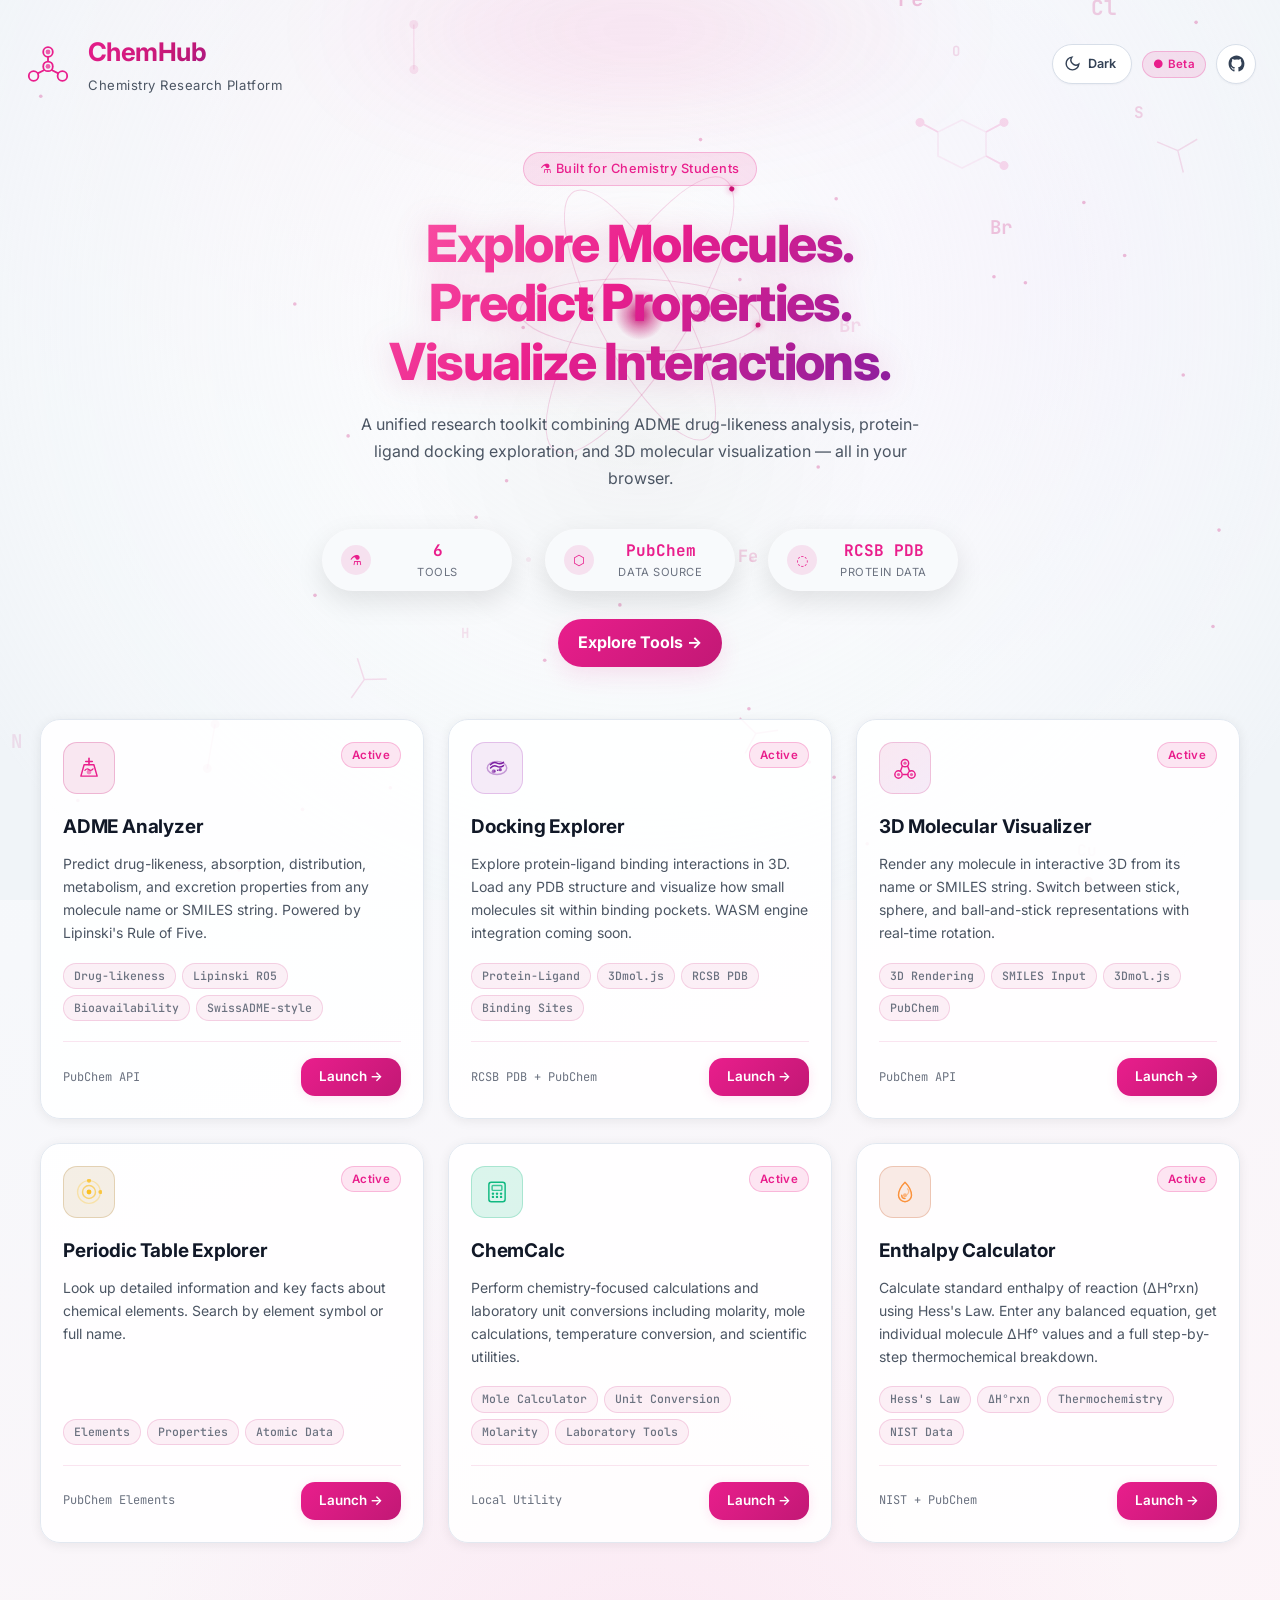
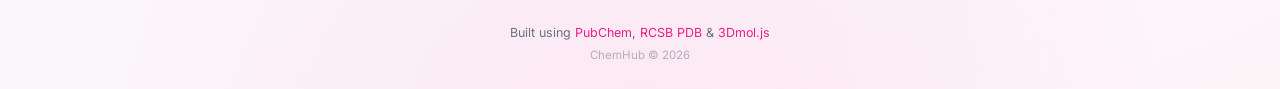
<file: index.html>
<!DOCTYPE html>
<html lang="en">

<head>
    <meta charset="UTF-8">
    <meta name="viewport" content="width=device-width, initial-scale=1.0">
    <meta name="description"
        content="ChemHub — A chemistry research platform for students. Access ADME analysis, molecular docking exploration, and 3D molecular visualization tools.">
    <title>ChemHub — Chemistry Research Platform</title>
    <link rel="preconnect" href="https://fonts.googleapis.com">
    <link rel="preconnect" href="https://fonts.gstatic.com" crossorigin>
    <link
        href="https://fonts.googleapis.com/css2?family=Inter:wght@300;400;500;600;700;800&family=JetBrains+Mono:wght@400;500&display=swap"
        rel="stylesheet">
    <link rel="stylesheet" href="shared.css?v=2">
    <link rel="stylesheet" href="hub.css?v=2">
    <script src="theme.js"></script>
    <script src="shared/transitions.js" defer></script>
    <link rel="stylesheet" href="shared/transitions.css">
</head>

<body>
    <!-- Animated Background -->
    <canvas id="bg-canvas"></canvas>

    <div class="app-container">

        <!-- Header -->
        <header class="app-header">
            <div class="header-glow"></div>
            <div class="header-content">
                <a href="index.html" class="logo-link">
                    <div class="logo-group">
                        <div class="logo-icon">
                            <svg viewBox="0 0 40 40" fill="none" xmlns="http://www.w3.org/2000/svg">
                                <circle cx="20" cy="10" r="4" stroke="currentColor" stroke-width="1.5" fill="none" />
                                <circle cx="8" cy="30" r="4" stroke="currentColor" stroke-width="1.5" fill="none" />
                                <circle cx="32" cy="30" r="4" stroke="currentColor" stroke-width="1.5" fill="none" />
                                <circle cx="20" cy="22" r="4" stroke="currentColor" stroke-width="1.5" fill="none" />
                                <line x1="20" y1="14" x2="20" y2="18" stroke="currentColor" stroke-width="1.5" />
                                <line x1="17" y1="25" x2="11" y2="28" stroke="currentColor" stroke-width="1.5" />
                                <line x1="23" y1="25" x2="29" y2="28" stroke="currentColor" stroke-width="1.5" />
                                <circle cx="20" cy="10" r="2" fill="currentColor" opacity="0.7" />
                                <circle cx="20" cy="22" r="2" fill="currentColor" opacity="0.7" />
                            </svg>
                        </div>
                        <div>
                            <h1 class="app-title">ChemHub</h1>
                            <p class="app-subtitle">Chemistry Research Platform</p>
                        </div>
                    </div>
                </a>
                <div class="header-controls">
                    <button class="theme-toggle" id="theme-toggle-btn" aria-label="Switch to light mode"
                        title="Switch to light mode">
                        <span class="theme-toggle-icons" aria-hidden="true">
                            <!-- Sun icon (dark mode indicator) -->
                            <svg class="icon-sun" viewBox="0 0 24 24" fill="none" stroke="currentColor" stroke-width="2"
                                stroke-linecap="round">
                                <circle cx="12" cy="12" r="4" />
                                <line x1="12" y1="2" x2="12" y2="5" />
                                <line x1="12" y1="19" x2="12" y2="22" />
                                <line x1="2" y1="12" x2="5" y2="12" />
                                <line x1="19" y1="12" x2="22" y2="12" />
                                <line x1="4.22" y1="4.22" x2="6.34" y2="6.34" />
                                <line x1="17.66" y1="17.66" x2="19.78" y2="19.78" />
                                <line x1="4.22" y1="19.78" x2="6.34" y2="17.66" />
                                <line x1="17.66" y1="6.34" x2="19.78" y2="4.22" />
                            </svg>
                            <!-- Moon icon (light mode indicator) -->
                            <svg class="icon-moon" viewBox="0 0 24 24" fill="none" stroke="currentColor"
                                stroke-width="2" stroke-linecap="round">
                                <path d="M21 12.79A9 9 0 1 1 11.21 3 7 7 0 0 0 21 12.79z" />
                            </svg>
                        </span>
                        <span class="theme-toggle-label">Light</span>
                    </button>
                    <div class="header-badge">
                        <span class="badge badge-active">● Beta</span>
                    </div>
                </div>

            </div>
        </header>

        <!-- Hero -->
        <section class="hero">
            <div class="hero-molecule-ornament">
                <svg viewBox="0 0 100 100" fill="none" stroke="currentColor" stroke-width="1.5">
                    <path d="M50 20 L70 30 L70 50 L50 60 L30 50 L30 30 Z" opacity="0.4" />
                    <path d="M70 30 L85 22" />
                    <path d="M70 50 L85 58" />
                    <path d="M30 30 L15 22" />
                    <circle cx="85" cy="22" r="3" fill="currentColor" />
                    <circle cx="85" cy="58" r="3" fill="currentColor" />
                    <circle cx="15" cy="22" r="3" fill="currentColor" />
                </svg>
            </div>
            <div class="hero-tag">⚗️ Built for Chemistry Students</div>
            <h2 class="hero-title">Explore Molecules.<br>Predict Properties.<br>Visualize Interactions.</h2>
            <p class="hero-subtitle">
                A unified research toolkit combining ADME drug-likeness analysis, protein-ligand docking exploration,
                and 3D molecular visualization — all in your browser.
            </p>
            <div class="hero-stats">
                <a href="#tool-grid" class="stat" data-icon="⚗">
                    <span class="stat-num">6</span>
                    <span class="stat-label">Tools</span>
                </a>
                <div class="stat-sep"></div>
                <a href="https://pubchem.ncbi.nlm.nih.gov/" target="_blank" rel="noopener" class="stat" data-icon="⬡">
                    <span class="stat-num">PubChem</span>
                    <span class="stat-label">Data Source</span>
                </a>
                <div class="stat-sep"></div>
                <a href="https://www.rcsb.org/" target="_blank" rel="noopener" class="stat" data-icon="◌">
                    <span class="stat-num">RCSB PDB</span>
                    <span class="stat-label">Protein Data</span>
                </a>
            </div>
            <a class="hero-cta" href="#tool-grid">Explore Tools →</a>
        </section>

        <!-- Tool Grid -->
        <main class="tool-grid" id="tool-grid">

            <!-- ADME Analyzer -->
            <a href="tools/adme/index.html" class="tool-card glass-card" id="card-adme">
                <div class="tool-card-glow glow-cyan"></div>
                <div class="tool-card-header">
                    <div class="tool-icon-wrap icon-cyan">
                        <svg viewBox="0 0 32 32" fill="none">
                            <path d="M16 4 L16 12 M12 8 L20 8" stroke="currentColor" stroke-width="2"
                                stroke-linecap="round" />
                            <path d="M10 12 L6 26 L26 26 L22 12 Z" stroke="currentColor" stroke-width="1.8"
                                stroke-linejoin="round" fill="none" />
                            <circle cx="16" cy="21" r="3" fill="currentColor" opacity="0.5" />
                            <path d="M11 19 Q13 16 16 18 Q19 20 21 17" stroke="currentColor" stroke-width="1.5"
                                stroke-linecap="round" fill="none" />
                        </svg>
                    </div>
                    <span class="badge badge-active">Active</span>
                </div>
                <h3 class="tool-card-name">ADME Analyzer</h3>
                <p class="tool-card-desc">
                    Predict drug-likeness, absorption, distribution, metabolism, and excretion properties from any
                    molecule name or SMILES string. Powered by Lipinski's Rule of Five.
                </p>
                <div class="tool-card-tags">
                    <span class="tool-tag">Drug-likeness</span>
                    <span class="tool-tag">Lipinski RO5</span>
                    <span class="tool-tag">Bioavailability</span>
                    <span class="tool-tag">SwissADME-style</span>
                </div>
                <div class="tool-card-footer">
                    <span class="tool-card-source">PubChem API</span>
                    <span class="tool-launch-btn btn-cyan">Launch →</span>
                </div>
            </a>

            <!-- Docking Explorer -->
            <a href="tools/docking/index.html" class="tool-card glass-card" id="card-docking">
                <div class="tool-card-glow glow-purple"></div>
                <div class="tool-card-header">
                    <div class="tool-icon-wrap icon-purple">
                        <svg viewBox="0 0 32 32" fill="none">
                            <ellipse cx="16" cy="16" rx="12" ry="8" stroke="currentColor" stroke-width="1.8" fill="none"
                                opacity="0.4" />
                            <path d="M8 12 Q12 8 16 10 Q20 12 24 9" stroke="currentColor" stroke-width="1.8"
                                stroke-linecap="round" fill="none" />
                            <path d="M8 16 Q12 12 16 14 Q20 16 24 13" stroke="currentColor" stroke-width="1.8"
                                stroke-linecap="round" fill="none" />
                            <circle cx="12" cy="20" r="2.5" fill="currentColor" opacity="0.6" />
                            <circle cx="20" cy="18" r="2" fill="currentColor" opacity="0.8" />
                            <line x1="12" y1="20" x2="20" y2="18" stroke="currentColor" stroke-width="1.5"
                                stroke-dasharray="2 2" />
                        </svg>
                    </div>
                    <span class="badge badge-active">Active</span>
                </div>
                <h3 class="tool-card-name">Docking Explorer</h3>
                <p class="tool-card-desc">
                    Explore protein-ligand binding interactions in 3D. Load any PDB structure and visualize how small
                    molecules sit within binding pockets. WASM engine integration coming soon.
                </p>
                <div class="tool-card-tags">
                    <span class="tool-tag">Protein-Ligand</span>
                    <span class="tool-tag">3Dmol.js</span>
                    <span class="tool-tag">RCSB PDB</span>
                    <span class="tool-tag">Binding Sites</span>
                </div>
                <div class="tool-card-footer">
                    <span class="tool-card-source">RCSB PDB + PubChem</span>
                    <span class="tool-launch-btn btn-purple">Launch →</span>
                </div>
            </a>

            <!-- 3D Visualizer -->
            <a href="tools/viewer/index.html" class="tool-card glass-card" id="card-viewer">
                <div class="tool-card-glow glow-gradient"></div>
                <div class="tool-card-header">
                    <div class="tool-icon-wrap icon-gradient">
                        <svg viewBox="0 0 32 32" fill="none">
                            <circle cx="16" cy="10" r="4.5" stroke="currentColor" stroke-width="1.8" fill="none" />
                            <circle cx="8" cy="24" r="4.5" stroke="currentColor" stroke-width="1.8" fill="none" />
                            <circle cx="24" cy="24" r="4.5" stroke="currentColor" stroke-width="1.8" fill="none" />
                            <line x1="13" y1="13" x2="10" y2="21" stroke="currentColor" stroke-width="1.8" />
                            <line x1="19" y1="13" x2="22" y2="21" stroke="currentColor" stroke-width="1.8" />
                            <line x1="13" y1="24" x2="20" y2="24" stroke="currentColor" stroke-width="1.8" />
                            <circle cx="16" cy="10" r="2" fill="currentColor" opacity="0.7" />
                            <circle cx="8" cy="24" r="2" fill="currentColor" opacity="0.7" />
                            <circle cx="24" cy="24" r="2" fill="currentColor" opacity="0.7" />
                        </svg>
                    </div>
                    <span class="badge badge-active">Active</span>
                </div>
                <h3 class="tool-card-name">3D Molecular Visualizer</h3>
                <p class="tool-card-desc">
                    Render any molecule in interactive 3D from its name or SMILES string. Switch between stick, sphere,
                    and ball-and-stick representations with real-time rotation.
                </p>
                <div class="tool-card-tags">
                    <span class="tool-tag">3D Rendering</span>
                    <span class="tool-tag">SMILES Input</span>
                    <span class="tool-tag">3Dmol.js</span>
                    <span class="tool-tag">PubChem</span>
                </div>
                <div class="tool-card-footer">
                    <span class="tool-card-source">PubChem API</span>
                    <span class="tool-launch-btn btn-gradient">Launch →</span>
                </div>
            </a>

            <!-- Element Information Finder -->
            <a href="tools/elements/index.html" class="tool-card glass-card" id="card-elements">
                <div class="tool-card-glow glow-gold"></div>
                <div class="tool-card-header">
                    <div class="tool-icon-wrap icon-gold">
                        <svg viewBox="0 0 32 32" fill="none">
                            <circle cx="16" cy="16" r="14" stroke="currentColor" stroke-width="1.8" fill="none"
                                opacity="0.3" />
                            <circle cx="16" cy="16" r="8" stroke="currentColor" stroke-width="1.8" fill="none"
                                opacity="0.6" />
                            <circle cx="16" cy="16" r="3" fill="currentColor" />
                            <circle cx="16" cy="2" r="2.5" fill="currentColor" opacity="0.8" />
                            <circle cx="30" cy="16" r="2.5" fill="currentColor" opacity="0.8" />
                        </svg>
                    </div>
                    <span class="badge badge-active">Active</span>
                </div>
                <h3 class="tool-card-name">Periodic Table Explorer</h3>
                <p class="tool-card-desc">
                    Look up detailed information and key facts about chemical elements. Search by element symbol or full
                    name.
                </p>
                <div class="tool-card-tags">
                    <span class="tool-tag">Elements</span>
                    <span class="tool-tag">Properties</span>
                    <span class="tool-tag">Atomic Data</span>
                </div>
                <div class="tool-card-footer">
                    <span class="tool-card-source">PubChem Elements</span>
                    <span class="tool-launch-btn btn-gold">Launch →</span>
                </div>
            </a>

            <!-- ChemCalc Calculator -->
            <a href="tools/chemcalc/index.html" class="tool-card glass-card" id="card-chemcalc">
                <div class="tool-card-glow glow-green"></div>
                <div class="tool-card-header">
                    <div class="tool-icon-wrap icon-green">
                        <svg viewBox="0 0 32 32" fill="none">
                            <rect x="6" y="4" width="20" height="24" rx="3" stroke="currentColor" stroke-width="1.8"
                                fill="none" />
                            <rect x="10" y="8" width="12" height="6" rx="1" stroke="currentColor" stroke-width="1.8"
                                fill="none" opacity="0.8" />
                            <circle cx="11" cy="18" r="1.5" fill="currentColor" />
                            <circle cx="16" cy="18" r="1.5" fill="currentColor" />
                            <circle cx="21" cy="18" r="1.5" fill="currentColor" />
                            <circle cx="11" cy="22" r="1.5" fill="currentColor" />
                            <circle cx="16" cy="22" r="1.5" fill="currentColor" />
                            <circle cx="21" cy="22" r="1.5" fill="currentColor" />
                        </svg>
                    </div>
                    <span class="badge badge-active">Active</span>
                </div>
                <h3 class="tool-card-name">ChemCalc</h3>
                <p class="tool-card-desc">
                    Perform chemistry-focused calculations and laboratory unit conversions including molarity, mole
                    calculations, temperature conversion, and scientific utilities.
                </p>
                <div class="tool-card-tags">
                    <span class="tool-tag">Mole Calculator</span>
                    <span class="tool-tag">Unit Conversion</span>
                    <span class="tool-tag">Molarity</span>
                    <span class="tool-tag">Laboratory Tools</span>
                </div>
                <div class="tool-card-footer">
                    <span class="tool-card-source">Local Utility</span>
                    <span class="tool-launch-btn btn-green">Launch →</span>
                </div>
            </a>

            <!-- Enthalpy Calculator -->
            <a href="tools/enthalpy/index.html" class="tool-card glass-card" id="card-enthalpy">
                <div class="tool-card-glow glow-orange"></div>
                <div class="tool-card-header">
                    <div class="tool-icon-wrap icon-orange">
                        <svg viewBox="0 0 32 32" fill="none">
                            <path
                                d="M16 4 C16 4 8 12 8 20 C8 24.4 11.6 28 16 28 C20.4 28 24 24.4 24 20 C24 12 16 4 16 4Z"
                                stroke="currentColor" stroke-width="1.8" fill="none" stroke-linejoin="round" />
                            <path d="M12 20 C12 22.2 13.8 24 16 24" stroke="currentColor" stroke-width="1.8"
                                stroke-linecap="round" fill="none" />
                            <circle cx="16" cy="20" r="2.5" fill="currentColor" opacity="0.6" />
                            <path d="M19 12 C21 14 21 17 19 19" stroke="currentColor" stroke-width="1.4"
                                stroke-linecap="round" fill="none" opacity="0.5" />
                        </svg>
                    </div>
                    <span class="badge badge-active">Active</span>
                </div>
                <h3 class="tool-card-name">Enthalpy Calculator</h3>
                <p class="tool-card-desc">
                    Calculate standard enthalpy of reaction (ΔH°rxn) using Hess's Law. Enter any balanced equation,
                    get individual molecule ΔHf° values and a full step-by-step thermochemical breakdown.
                </p>
                <div class="tool-card-tags">
                    <span class="tool-tag">Hess's Law</span>
                    <span class="tool-tag">ΔH°rxn</span>
                    <span class="tool-tag">Thermochemistry</span>
                    <span class="tool-tag">NIST Data</span>
                </div>
                <div class="tool-card-footer">
                    <span class="tool-card-source">NIST + PubChem</span>
                    <span class="tool-launch-btn btn-orange">Launch →</span>
                </div>
            </a>

        </main>

        <!-- Footer -->
        <footer class="app-footer">
            <p>Built using
                <a href="https://pubchem.ncbi.nlm.nih.gov/" target="_blank" rel="noopener">PubChem</a>,
                <a href="https://www.rcsb.org/" target="_blank" rel="noopener">RCSB PDB</a> &amp;
                <a href="https://3dmol.csb.pitt.edu/" target="_blank" rel="noopener">3Dmol.js</a>
            </p>
            <p class="footer-sub">ChemHub &copy; 2026</p>
        </footer>

    </div>

    <!-- Error Toast -->
    <div class="toast hidden" id="error-toast">
        <div class="toast-icon">⚠️</div>
        <div class="toast-message" id="error-message">Something went wrong</div>
        <button class="toast-close" id="toast-close" aria-label="Close notification">&times;</button>
    </div>

    <script src="hub.js"></script>
</body>

</html>
</file>
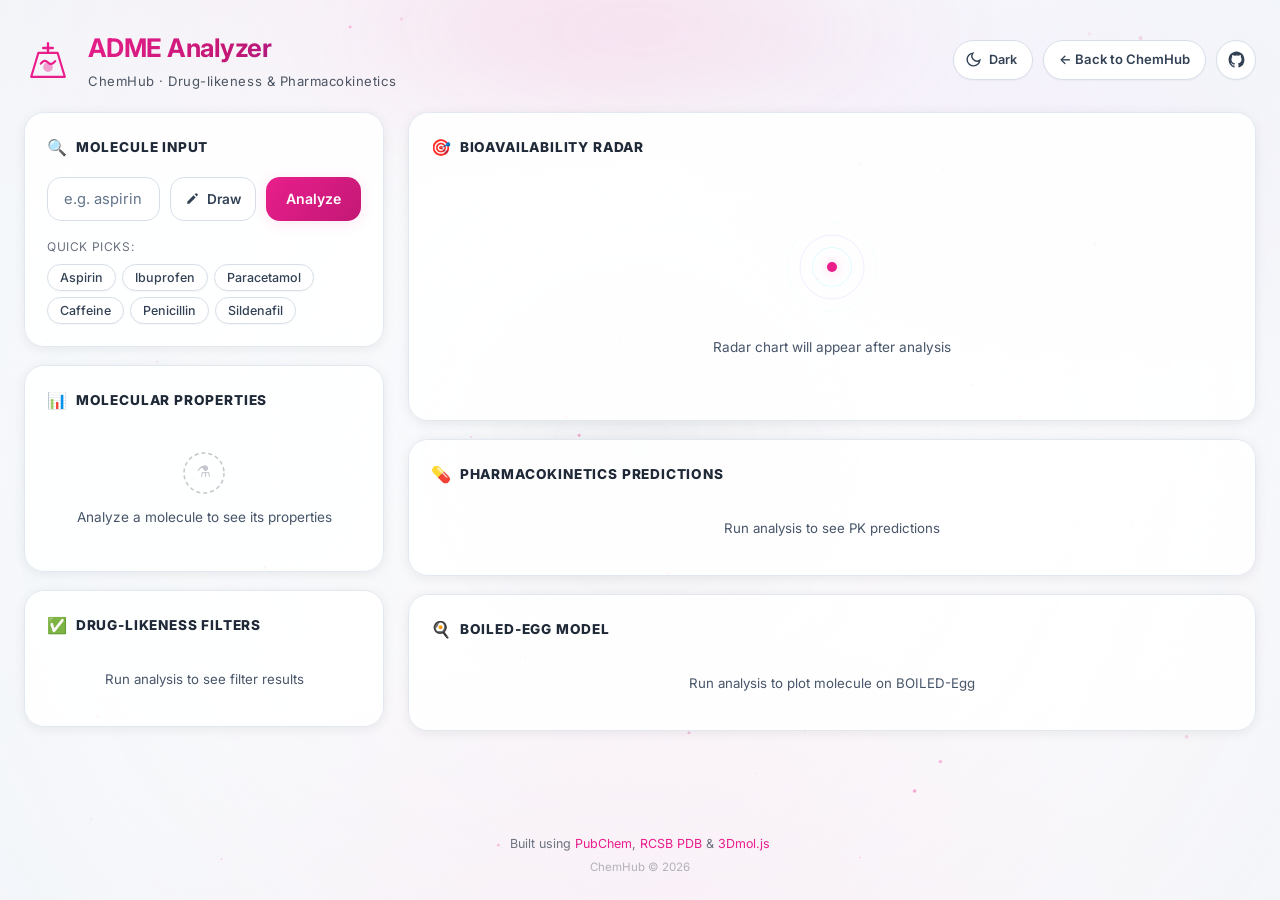
<file: tools/adme/index.html>
<!DOCTYPE html>
<html lang="en">

<head>
    <meta charset="UTF-8">
    <meta name="viewport" content="width=device-width, initial-scale=1.0">
    <meta name="description"
        content="ADME Analyzer — Predict drug-likeness, absorption, distribution, metabolism, and excretion properties using Lipinski's Rule of Five and PubChem data.">
    <title>ADME Analyzer | ChemHub</title>
    <link rel="preconnect" href="https://fonts.googleapis.com">
    <link rel="preconnect" href="https://fonts.gstatic.com" crossorigin>
    <link
        href="https://fonts.googleapis.com/css2?family=Inter:wght@300;400;500;600;700&family=JetBrains+Mono:wght@400;500&display=swap"
        rel="stylesheet">
    <link rel="stylesheet" href="../../shared.css">
    <link rel="stylesheet" href="style.css">
    <script src="../../theme.js"></script>
    <script src="../../shared/transitions.js" defer></script>
    <link rel="stylesheet" href="../../shared/transitions.css">
</head>

<body>
    <canvas id="bg-canvas"></canvas>

    <div class="app-container">

        <!-- Header -->
        <header class="app-header">
            <div class="header-glow"></div>
            <div class="header-content">
                <a href="../../index.html" class="logo-link">
                    <div class="logo-group">
                        <div class="logo-icon">
                            <svg viewBox="0 0 40 40" fill="none">
                                <path d="M20 6 L20 14 M16 10 L24 10" stroke="currentColor" stroke-width="2"
                                    stroke-linecap="round" />
                                <path d="M12 14 L6 34 L34 34 L28 14 Z" stroke="currentColor" stroke-width="1.8"
                                    stroke-linejoin="round" fill="none" />
                                <circle cx="20" cy="26" r="4" fill="currentColor" opacity="0.4" />
                                <path d="M14 23 Q17 19 20 22 Q23 25 26 21" stroke="currentColor" stroke-width="1.8"
                                    stroke-linecap="round" fill="none" />
                            </svg>
                        </div>
                        <div>
                            <h1 class="app-title">ADME Analyzer</h1>
                            <p class="app-subtitle">ChemHub · Drug-likeness & Pharmacokinetics</p>
                        </div>
                    </div>
                </a>
                <div class="header-controls">
                    <button class="theme-toggle" id="theme-toggle-btn" aria-label="Switch to light mode"
                        title="Switch to light mode">
                        <span class="theme-toggle-icons" aria-hidden="true">
                            <svg class="icon-sun" viewBox="0 0 24 24" fill="none" stroke="currentColor" stroke-width="2"
                                stroke-linecap="round">
                                <circle cx="12" cy="12" r="4" />
                                <line x1="12" y1="2" x2="12" y2="5" />
                                <line x1="12" y1="19" x2="12" y2="22" />
                                <line x1="2" y1="12" x2="5" y2="12" />
                                <line x1="19" y1="12" x2="22" y2="12" />
                                <line x1="4.22" y1="4.22" x2="6.34" y2="6.34" />
                                <line x1="17.66" y1="17.66" x2="19.78" y2="19.78" />
                                <line x1="4.22" y1="19.78" x2="6.34" y2="17.66" />
                                <line x1="17.66" y1="6.34" x2="19.78" y2="4.22" />
                            </svg>
                            <svg class="icon-moon" viewBox="0 0 24 24" fill="none" stroke="currentColor"
                                stroke-width="2" stroke-linecap="round">
                                <path d="M21 12.79A9 9 0 1 1 11.21 3 7 7 0 0 0 21 12.79z" />
                            </svg>
                        </span>
                        <span class="theme-toggle-label">Light</span>
                    </button>
                    <a href="../../index.html" class="back-link">← Back to ChemHub</a>
                </div>
            </div>
        </header>

        <!-- Main Layout -->
        <main class="main-layout">

            <!-- Left Panel -->
            <aside class="side-panel">

                <!-- Search Card -->
                <div class="glass-card search-card">
                    <h2 class="card-title"><span class="card-icon">🔍</span> Molecule Input</h2>
                    <div class="input-group">
                        <input type="text" id="molecule-input" class="text-input molecule-input"
                            placeholder="e.g. aspirin, ibuprofen, CCO…" autocomplete="off" spellcheck="false">
                        <button id="draw-btn" class="btn btn-draw" title="Open molecule sketcher (D)"
                            aria-label="Open molecule sketcher">
                            <svg class="draw-btn-icon" viewBox="0 0 20 20" fill="none"
                                xmlns="http://www.w3.org/2000/svg">
                                <path
                                    d="M13.586 3.586a2 2 0 112.828 2.828l-.793.793-2.828-2.828.793-.793zM11.379 5.793L3 14.172V17h2.828l8.38-8.379-2.83-2.828z"
                                    fill="currentColor" />
                            </svg>
                            <span class="btn-text">Draw</span>
                        </button>
                        <button id="analyze-btn" class="btn btn-primary">
                            <span class="btn-text">Analyze</span>
                            <span class="btn-loader" id="btn-loader"></span>
                        </button>
                    </div>
                    <div class="quick-picks">
                        <span class="quick-label">Quick picks:</span>
                        <div class="quick-chips">
                            <button class="chip" data-molecule="aspirin">Aspirin</button>
                            <button class="chip" data-molecule="ibuprofen">Ibuprofen</button>
                            <button class="chip" data-molecule="paracetamol">Paracetamol</button>
                            <button class="chip" data-molecule="caffeine">Caffeine</button>
                            <button class="chip" data-molecule="penicillin">Penicillin</button>
                            <button class="chip" data-molecule="sildenafil">Sildenafil</button>
                        </div>
                    </div>
                </div>

                <!-- Properties Card -->
                <div class="glass-card" id="props-card">
                    <h2 class="card-title"><span class="card-icon">📊</span> Molecular Properties</h2>
                    <div class="info-placeholder" id="props-placeholder">
                        <div class="placeholder-icon">
                            <svg viewBox="0 0 48 48" fill="none">
                                <circle cx="24" cy="24" r="20" stroke="currentColor" stroke-width="1.5"
                                    stroke-dasharray="4 3" opacity="0.4" />
                                <text x="24" y="28" text-anchor="middle" fill="currentColor" font-size="16"
                                    opacity="0.4">⚗</text>
                            </svg>
                        </div>
                        <p>Analyze a molecule to see its properties</p>
                    </div>
                    <div class="props-loading hidden" id="props-loading">
                        <p class="loading-note">Fetching from PubChem may take a few seconds</p>
                        <div class="skeleton-block"></div>
                        <div class="skeleton-block short"></div>
                        <div class="skeleton-block"></div>
                        <div class="skeleton-block short"></div>
                    </div>
                    <div class="props-content hidden" id="props-content">
                        <div class="mol-name" id="mol-name">—</div>
                        <div class="info-divider"></div>
                        <div class="prop-grid" id="prop-grid">
                            <!-- Populated by JS -->
                        </div>
                    </div>
                </div>

                <!-- Drug Filters Card -->
                <div class="glass-card" id="filters-card">
                    <h2 class="card-title"><span class="card-icon">✅</span> Drug-likeness Filters</h2>
                    <div class="filters-placeholder" id="filters-placeholder">
                        <p class="placeholder-text">Run analysis to see filter results</p>
                    </div>
                    <div class="filters-content hidden" id="filters-content">
                        <!-- Populated by JS -->
                    </div>
                </div>

            </aside>

            <!-- Right Panel -->
            <section class="results-section">

                <!-- Bioavailability Radar -->
                <div class="glass-card radar-card" id="radar-card">
                    <h2 class="card-title"><span class="card-icon">🎯</span> Bioavailability Radar</h2>
                    <div class="radar-placeholder" id="radar-placeholder">
                        <div class="radar-orbit-anim">
                            <div class="radar-ring r1"></div>
                            <div class="radar-ring r2"></div>
                            <div class="radar-ring r3"></div>
                            <div class="radar-center"></div>
                        </div>
                        <p>Radar chart will appear after analysis</p>
                    </div>
                    <div class="radar-container hidden" id="radar-container">
                        <canvas id="radar-canvas" width="420" height="380"></canvas>
                        <div class="radar-legend">
                            <div class="legend-item"><span class="legend-dot dot-molecule"></span>Molecule</div>
                            <div class="legend-item"><span class="legend-dot dot-ideal"></span>Ideal Space</div>
                        </div>
                    </div>
                </div>

                <!-- Pharmacokinetics Card -->
                <div class="glass-card pk-card" id="pk-card">
                    <h2 class="card-title"><span class="card-icon">💊</span> Pharmacokinetics Predictions</h2>
                    <div class="pk-placeholder" id="pk-placeholder">
                        <p class="placeholder-text">Run analysis to see PK predictions</p>
                    </div>
                    <div class="pk-grid hidden" id="pk-grid">
                        <!-- Populated by JS -->
                    </div>
                </div>

                <!-- BOILED-Egg Card -->
                <div class="glass-card egg-card" id="egg-card">
                    <h2 class="card-title"><span class="card-icon">🍳</span> BOILED-Egg Model</h2>
                    <div class="egg-placeholder" id="egg-placeholder">
                        <p class="placeholder-text">Run analysis to plot molecule on BOILED-Egg</p>
                    </div>
                    <div class="egg-container hidden" id="egg-container">
                        <canvas id="egg-canvas" width="420" height="300"></canvas>
                        <div class="egg-legend">
                            <div class="legend-item"><span class="legend-dot"
                                    style="background:#fff;border:1px solid #ccc;"></span>HIA (White)</div>
                            <div class="legend-item"><span class="legend-dot" style="background:#fde047;"></span>BBB
                                (Yolk)</div>
                            <div class="legend-item"><span class="legend-dot"
                                    style="background:var(--accent);"></span>Molecule</div>
                        </div>
                    </div>
                </div>

            </section>
        </main>

        <footer class="app-footer">
            <p>Built using
                <a href="https://pubchem.ncbi.nlm.nih.gov/" target="_blank" rel="noopener">PubChem</a>,
                <a href="https://www.rcsb.org/" target="_blank" rel="noopener">RCSB PDB</a> &amp;
                <a href="https://3dmol.csb.pitt.edu/" target="_blank" rel="noopener">3Dmol.js</a>
            </p>
            <p class="footer-sub">ChemHub &copy; 2026</p>
        </footer>
    </div>

    <!-- Error Toast -->
    <div class="toast hidden" id="error-toast">
        <div class="toast-icon">⚠️</div>
        <div class="toast-message" id="error-message">Something went wrong</div>
        <button class="toast-close" id="toast-close" aria-label="Close notification">&times;</button>
    </div>

    <!-- Draw Modal -->
    <div class="modal hidden" id="draw-modal" role="dialog" aria-modal="true" aria-labelledby="draw-modal-title">
        <div class="modal-backdrop" id="draw-backdrop"></div>
        <div class="modal-content draw-modal-content glass-card">

            <!-- Accent line at top -->
            <div class="modal-accent-line"></div>

            <!-- Header -->
            <div class="modal-header">
                <div class="modal-header-left">
                    <div class="modal-header-icon">
                        <svg viewBox="0 0 24 24" fill="none" xmlns="http://www.w3.org/2000/svg">
                            <path
                                d="M12 2C8 2 5 5 5 9c0 5 7 13 7 13s7-8 7-13c0-4-3-7-7-7zm0 9.5A2.5 2.5 0 1 1 12 6a2.5 2.5 0 0 1 0 5.5z"
                                fill="currentColor" opacity="0.7" />
                            <path
                                d="M16.586 4.586a2 2 0 112.828 2.828l-.793.793-2.828-2.828.793-.793zM14.379 6.793L6 15.172V18h2.828l8.38-8.379-2.83-2.828z"
                                fill="currentColor" />
                        </svg>
                    </div>
                    <div>
                        <h3 class="modal-title" id="draw-modal-title">Molecule Sketcher</h3>
                        <p class="modal-subtitle">Draw your structure — SMILES will be extracted automatically</p>
                    </div>
                </div>
                <div class="modal-header-right">
                    <kbd class="kbd-hint">Esc</kbd>
                    <button class="modal-close" id="draw-close" aria-label="Close sketcher">&times;</button>
                </div>
            </div>

            <!-- Editor body -->
            <div class="modal-body">
                <div class="jsme-wrapper">
                    <div id="jsme_container"></div>
                    <!-- Status bar -->
                    <div class="jsme-status-bar" id="jsme-status">
                        <span class="status-item" id="status-atoms">Atoms: —</span>
                        <span class="status-sep">·</span>
                        <span class="status-item" id="status-bonds">Bonds: —</span>
                        <span class="status-flex"></span>
                        <span class="status-hint">Click atoms to build · drag to move</span>
                    </div>
                </div>
            </div>

            <!-- SMILES preview strip -->
            <div class="smiles-preview-strip" id="smiles-preview-strip">
                <span class="smiles-preview-label">SMILES</span>
                <span class="smiles-preview-value" id="smiles-preview-value">—</span>
                <button class="smiles-copy-btn" id="smiles-copy-btn" title="Copy SMILES to clipboard"
                    aria-label="Copy SMILES">
                    <svg viewBox="0 0 20 20" fill="none" xmlns="http://www.w3.org/2000/svg">
                        <rect x="6" y="6" width="10" height="12" rx="1.5" stroke="currentColor" stroke-width="1.5" />
                        <path d="M4 14H3a1 1 0 01-1-1V3a1 1 0 011-1h10a1 1 0 011 1v1" stroke="currentColor"
                            stroke-width="1.5" stroke-linecap="round" />
                    </svg>
                    <span class="copy-label">Copy</span>
                </button>
            </div>

            <!-- Footer -->
            <div class="modal-footer">
                <button class="btn btn-ghost" id="draw-clear">Clear</button>
                <div class="modal-footer-right">
                    <button class="btn btn-secondary" id="draw-cancel">Cancel</button>
                    <button class="btn btn-primary btn-use-structure" id="draw-submit">
                        <svg viewBox="0 0 20 20" fill="none" xmlns="http://www.w3.org/2000/svg" class="use-icon">
                            <path
                                d="M16.707 5.293a1 1 0 010 1.414l-8 8a1 1 0 01-1.414 0l-4-4a1 1 0 011.414-1.414L8 12.586l7.293-7.293a1 1 0 011.414 0z"
                                fill="currentColor" />
                        </svg>
                        Use Structure
                    </button>
                </div>
            </div>
        </div>
    </div>

    <!-- JSME Editor -->
    <script src="https://jsme-editor.github.io/dist/jsme/jsme.nocache.js"></script>
    <script src="script.js"></script>
</body>

</html>
</file>
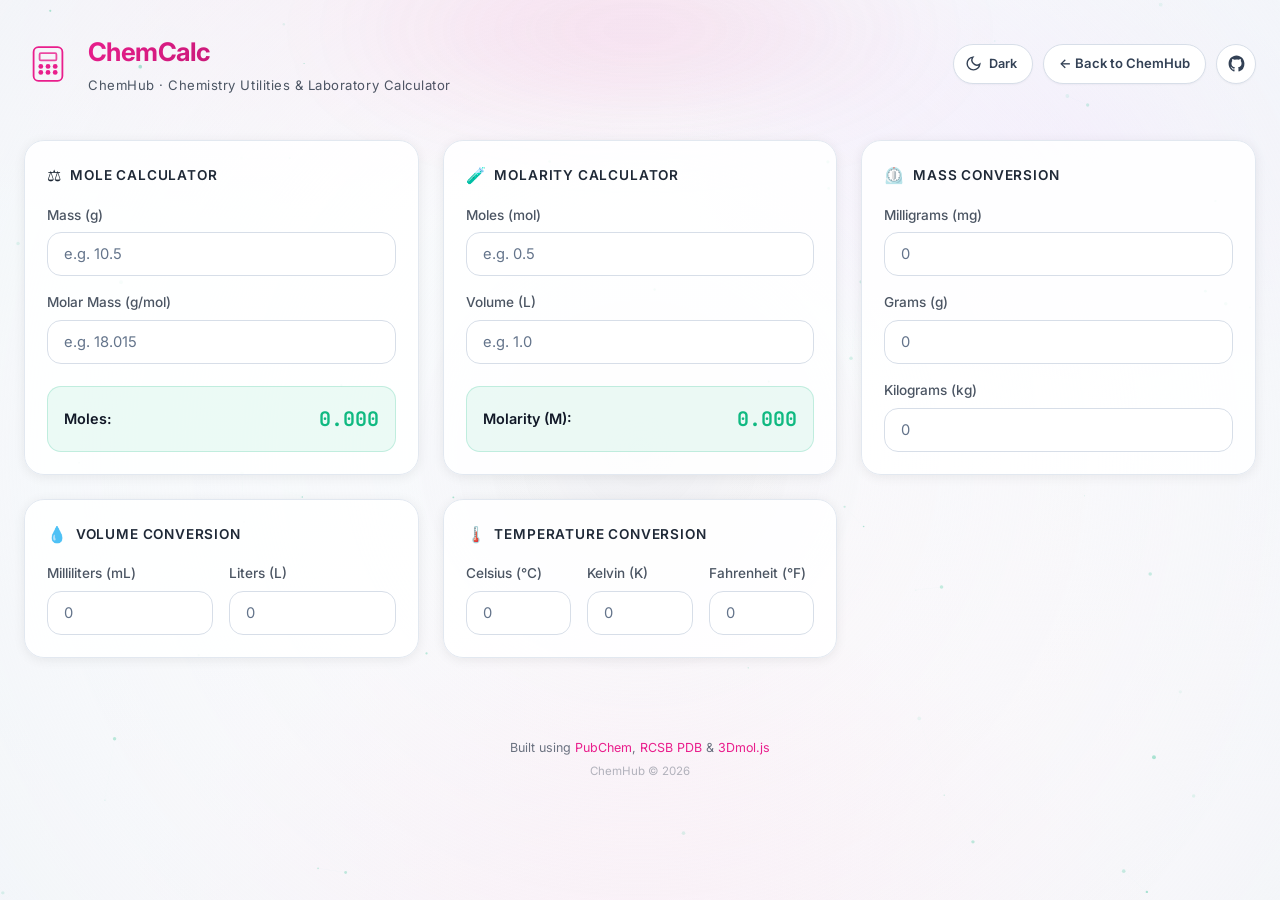
<file: tools/chemcalc/index.html>
<!DOCTYPE html>
<html lang="en">

<head>
    <meta charset="UTF-8">
    <meta name="viewport" content="width=device-width, initial-scale=1.0">
    <meta name="description"
        content="ChemCalc — Chemistry Utilities & Laboratory Calculator. Essential lab calculations and unit conversions.">
    <title>ChemCalc | ChemHub</title>
    <link rel="preconnect" href="https://fonts.googleapis.com">
    <link rel="preconnect" href="https://fonts.gstatic.com" crossorigin>
    <link
        href="https://fonts.googleapis.com/css2?family=Inter:wght@300;400;500;600;700&family=JetBrains+Mono:wght@400;500&display=swap"
        rel="stylesheet">
    <link rel="stylesheet" href="../../shared.css">
    <link rel="stylesheet" href="style.css">
    <script src="../../theme.js"></script>
    <script src="../../shared/transitions.js" defer></script>
    <link rel="stylesheet" href="../../shared/transitions.css">
</head>

<body>
    <!-- Animated Background -->
    <canvas id="bg-canvas"></canvas>

    <!-- Main Container -->
    <div class="app-container">

        <!-- Header -->
        <header class="app-header" id="app-header">
            <div class="header-glow"></div>
            <div class="header-content">
                <a href="../../index.html" class="logo-link">
                    <div class="logo-group">
                        <div class="logo-icon">
                            <svg viewBox="0 0 40 40" fill="none" xmlns="http://www.w3.org/2000/svg">
                                <rect x="8" y="6" width="24" height="28" rx="4" stroke="currentColor" stroke-width="1.5"
                                    fill="none" />
                                <rect x="13" y="11" width="14" height="6" rx="1" stroke="currentColor" stroke-width="1.5"
                                    fill="none" opacity="0.8" />
                                <circle cx="14" cy="22" r="2" fill="currentColor" />
                                <circle cx="20" cy="22" r="2" fill="currentColor" />
                                <circle cx="26" cy="22" r="2" fill="currentColor" />
                                <circle cx="14" cy="27" r="2" fill="currentColor" />
                                <circle cx="20" cy="27" r="2" fill="currentColor" />
                                <circle cx="26" cy="27" r="2" fill="currentColor" />
                            </svg>
                        </div>
                        <div>
                            <h1 class="app-title">ChemCalc</h1>
                            <p class="app-subtitle">ChemHub · Chemistry Utilities & Laboratory Calculator</p>
                        </div>
                    </div>
                </a>
                <div class="header-controls">
                    <button class="theme-toggle" id="theme-toggle-btn" aria-label="Switch to light mode"
                        title="Switch to light mode">
                        <span class="theme-toggle-icons" aria-hidden="true">
                            <svg class="icon-sun" viewBox="0 0 24 24" fill="none" stroke="currentColor" stroke-width="2"
                                stroke-linecap="round">
                                <circle cx="12" cy="12" r="4" />
                                <line x1="12" y1="2" x2="12" y2="5" />
                                <line x1="12" y1="19" x2="12" y2="22" />
                                <line x1="2" y1="12" x2="5" y2="12" />
                                <line x1="19" y1="12" x2="22" y2="12" />
                                <line x1="4.22" y1="4.22" x2="6.34" y2="6.34" />
                                <line x1="17.66" y1="17.66" x2="19.78" y2="19.78" />
                                <line x1="4.22" y1="19.78" x2="6.34" y2="17.66" />
                                <line x1="17.66" y1="6.34" x2="19.78" y2="4.22" />
                            </svg>
                            <svg class="icon-moon" viewBox="0 0 24 24" fill="none" stroke="currentColor"
                                stroke-width="2" stroke-linecap="round">
                                <path d="M21 12.79A9 9 0 1 1 11.21 3 7 7 0 0 0 21 12.79z" />
                            </svg>
                        </span>
                        <span class="theme-toggle-label">Light</span>
                    </button>
                    <a href="../../index.html" class="back-link">← Back to ChemHub</a>
                </div>
            </div>
        </header>

        <!-- Main Layout -->
        <main class="main-layout">
            <div class="calc-grid">

                <!-- Mole Calculator (MOST IMPORTANT) -->
                <div class="glass-card calc-card" id="card-mole">
                    <h2 class="card-title">
                        <span class="card-icon">⚖️</span>
                        Mole Calculator
                    </h2>
                    <div class="calc-form">
                        <div class="input-group">
                            <label class="control-label" for="mole-mass">Mass (g)</label>
                            <input type="number" id="mole-mass" class="text-input" placeholder="e.g. 10.5" step="any">
                        </div>
                        <div class="input-group">
                            <label class="control-label" for="mole-molar-mass">Molar Mass (g/mol)</label>
                            <input type="number" id="mole-molar-mass" class="text-input" placeholder="e.g. 18.015"
                                step="any">
                        </div>
                        <div class="result-box">
                            <span class="result-label">Moles:</span>
                            <span class="result-value mono" id="res-moles">0.000</span>
                        </div>
                    </div>
                </div>

                <!-- Molarity Calculator -->
                <div class="glass-card calc-card" id="card-molarity">
                    <h2 class="card-title">
                        <span class="card-icon">🧪</span>
                        Molarity Calculator
                    </h2>
                    <div class="calc-form">
                        <div class="input-group">
                            <label class="control-label" for="molarity-moles">Moles (mol)</label>
                            <input type="number" id="molarity-moles" class="text-input" placeholder="e.g. 0.5"
                                step="any">
                        </div>
                        <div class="input-group">
                            <label class="control-label" for="molarity-volume">Volume (L)</label>
                            <input type="number" id="molarity-volume" class="text-input" placeholder="e.g. 1.0"
                                step="any">
                        </div>
                        <div class="result-box">
                            <span class="result-label">Molarity (M):</span>
                            <span class="result-value mono" id="res-molarity">0.000</span>
                        </div>
                    </div>
                </div>

                <!-- Mass Conversion -->
                <div class="glass-card calc-card" id="card-mass">
                    <h2 class="card-title">
                        <span class="card-icon">⏲️</span>
                        Mass Conversion
                    </h2>
                    <div class="calc-form mass-grid">
                        <div class="input-group">
                            <label class="control-label" for="mass-mg">Milligrams (mg)</label>
                            <input type="number" id="mass-mg" class="text-input" placeholder="0" step="any">
                        </div>
                        <div class="input-group">
                            <label class="control-label" for="mass-g">Grams (g)</label>
                            <input type="number" id="mass-g" class="text-input" placeholder="0" step="any">
                        </div>
                        <div class="input-group">
                            <label class="control-label" for="mass-kg">Kilograms (kg)</label>
                            <input type="number" id="mass-kg" class="text-input" placeholder="0" step="any">
                        </div>
                    </div>
                </div>

                <!-- Volume Conversion -->
                <div class="glass-card calc-card" id="card-vol">
                    <h2 class="card-title">
                        <span class="card-icon">💧</span>
                        Volume Conversion
                    </h2>
                    <div class="calc-form volume-grid">
                        <div class="input-group">
                            <label class="control-label" for="vol-ml">Milliliters (mL)</label>
                            <input type="number" id="vol-ml" class="text-input" placeholder="0" step="any">
                        </div>
                        <div class="input-group">
                            <label class="control-label" for="vol-l">Liters (L)</label>
                            <input type="number" id="vol-l" class="text-input" placeholder="0" step="any">
                        </div>
                    </div>
                </div>

                <!-- Temperature Conversion -->
                <div class="glass-card calc-card temp-span" id="card-temp">
                    <h2 class="card-title">
                        <span class="card-icon">🌡️</span>
                        Temperature Conversion
                    </h2>
                    <div class="calc-form temp-grid">
                        <div class="input-group">
                            <label class="control-label" for="temp-c">Celsius (°C)</label>
                            <input type="number" id="temp-c" class="text-input" placeholder="0" step="any">
                        </div>
                        <div class="input-group">
                            <label class="control-label" for="temp-k">Kelvin (K)</label>
                            <input type="number" id="temp-k" class="text-input" placeholder="0" step="any">
                        </div>
                        <div class="input-group">
                            <label class="control-label" for="temp-f">Fahrenheit (°F)</label>
                            <input type="number" id="temp-f" class="text-input" placeholder="0" step="any">
                        </div>
                    </div>
                </div>

            </div>
        </main>

        <!-- Error Toast -->
        <div class="toast hidden" id="error-toast">
            <div class="toast-icon">⚠️</div>
            <div class="toast-message" id="error-message">Something went wrong</div>
            <button class="toast-close" id="toast-close" aria-label="Close notification">&times;</button>
        </div>

        <!-- Footer -->
        <footer class="app-footer" id="app-footer">
            <p>Built using
                <a href="https://pubchem.ncbi.nlm.nih.gov/" target="_blank" rel="noopener">PubChem</a>,
                <a href="https://www.rcsb.org/" target="_blank" rel="noopener">RCSB PDB</a> &amp;
                <a href="https://3dmol.csb.pitt.edu/" target="_blank" rel="noopener">3Dmol.js</a>
            </p>
            <p class="footer-sub">ChemHub &copy; 2026</p>
        </footer>
    </div>

    <!-- Reusing hub's animated background function from a shared place or just duplicating for isolation -->
    <script src="script.js"></script>
</body>

</html>
</file>
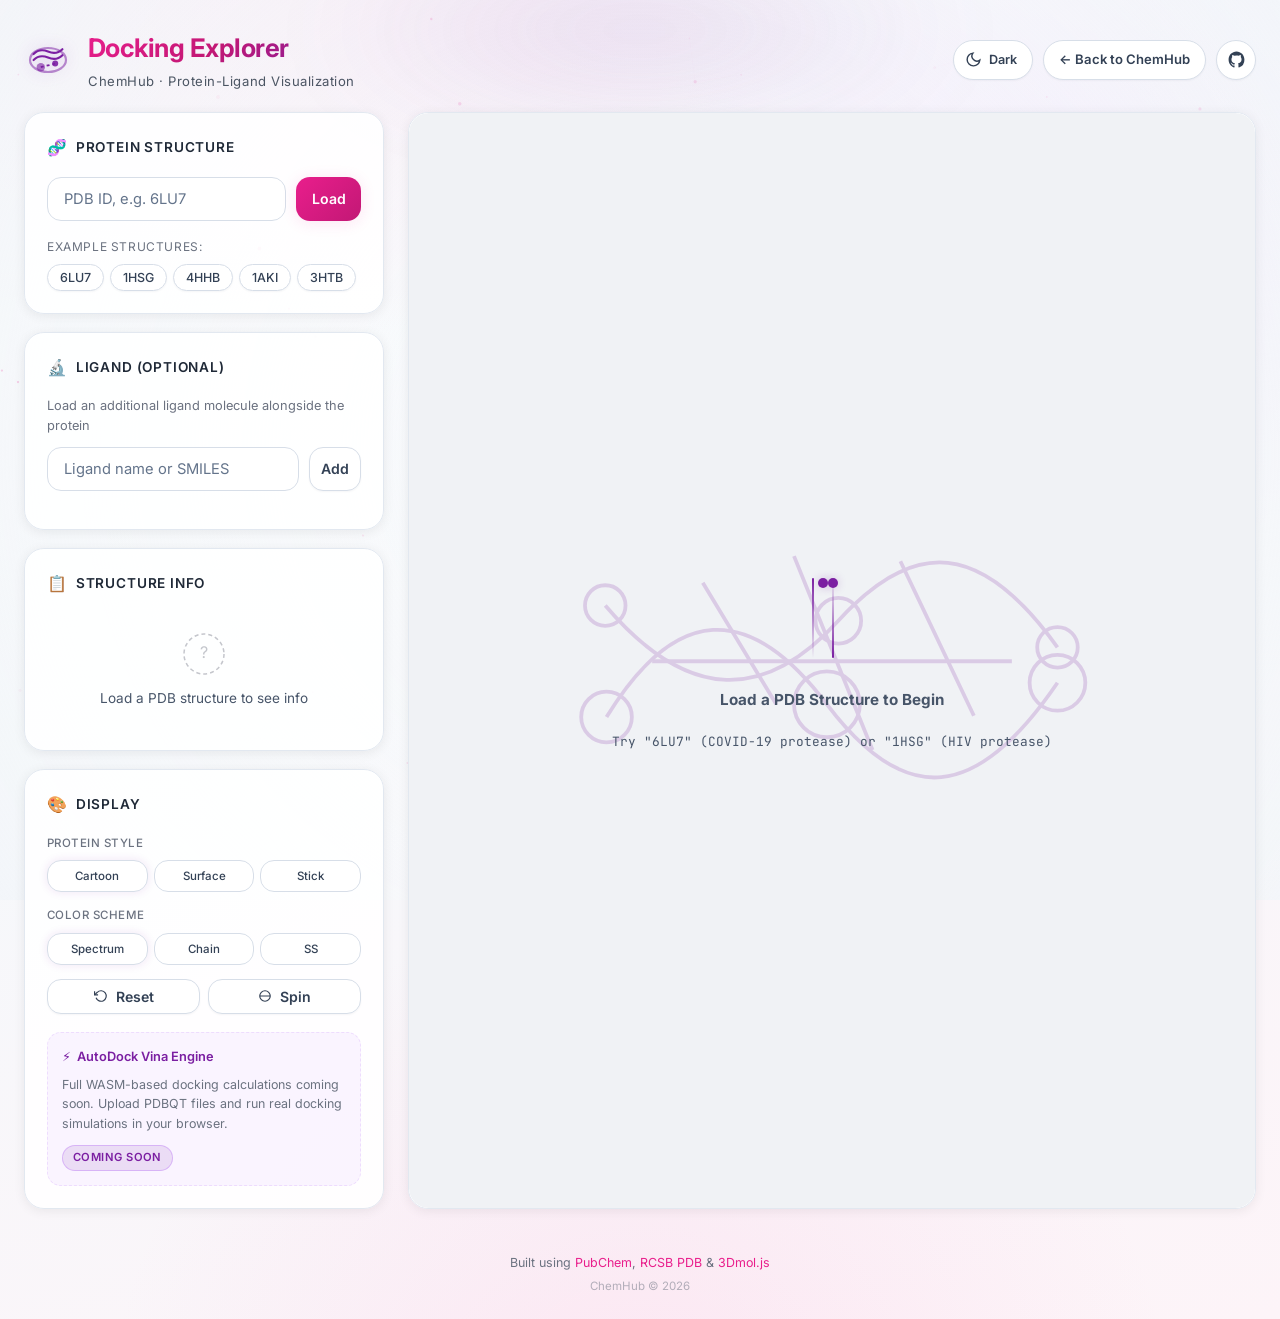
<file: tools/docking/index.html>
<!DOCTYPE html>
<html lang="en">

<head>
    <meta charset="UTF-8">
    <meta name="viewport" content="width=device-width, initial-scale=1.0">
    <meta name="description"
        content="Docking Explorer — Visualize protein-ligand binding interactions in 3D using RCSB PDB and 3Dmol.js.">
    <title>Docking Explorer | ChemHub</title>
    <link rel="preconnect" href="https://fonts.googleapis.com">
    <link rel="preconnect" href="https://fonts.gstatic.com" crossorigin>
    <link
        href="https://fonts.googleapis.com/css2?family=Inter:wght@300;400;500;600;700&family=JetBrains+Mono:wght@400;500&display=swap"
        rel="stylesheet">
    <link rel="stylesheet" href="../../shared.css">
    <link rel="stylesheet" href="style.css">
    <script src="https://3Dmol.org/build/3Dmol-min.js"></script>
    <script src="../../theme.js"></script>
    <script src="../../shared/transitions.js" defer></script>
    <link rel="stylesheet" href="../../shared/transitions.css">
</head>

<body>
    <canvas id="bg-canvas"></canvas>

    <div class="app-container">

        <!-- Header -->
        <header class="app-header">
            <div class="header-glow purple-glow"></div>
            <div class="header-content">
                <a href="../../index.html" class="logo-link">
                    <div class="logo-group">
                        <div class="logo-icon purple-icon">
                            <svg viewBox="0 0 40 40" fill="none">
                                <ellipse cx="20" cy="20" rx="15" ry="10" stroke="currentColor" stroke-width="1.8"
                                    fill="none" opacity="0.5" />
                                <path d="M8 15 Q13 10 20 13 Q27 16 32 11" stroke="currentColor" stroke-width="1.8"
                                    stroke-linecap="round" fill="none" />
                                <path d="M8 20 Q13 15 20 18 Q27 21 32 16" stroke="currentColor" stroke-width="1.8"
                                    stroke-linecap="round" fill="none" />
                                <circle cx="14" cy="26" r="3.5" fill="currentColor" opacity="0.6" />
                                <circle cx="26" cy="23" r="2.5" fill="currentColor" opacity="0.9" />
                                <line x1="14" y1="26" x2="26" y2="23" stroke="currentColor" stroke-width="1.5"
                                    stroke-dasharray="2.5 2.5" />
                            </svg>
                        </div>
                        <div>
                            <h1 class="app-title purple-title">Docking Explorer</h1>
                            <p class="app-subtitle">ChemHub · Protein-Ligand Visualization</p>
                        </div>
                    </div>
                </a>
                <div class="header-controls">
                    <button class="theme-toggle" id="theme-toggle-btn" aria-label="Switch to light mode"
                        title="Switch to light mode">
                        <span class="theme-toggle-icons" aria-hidden="true">
                            <svg class="icon-sun" viewBox="0 0 24 24" fill="none" stroke="currentColor" stroke-width="2"
                                stroke-linecap="round">
                                <circle cx="12" cy="12" r="4" />
                                <line x1="12" y1="2" x2="12" y2="5" />
                                <line x1="12" y1="19" x2="12" y2="22" />
                                <line x1="2" y1="12" x2="5" y2="12" />
                                <line x1="19" y1="12" x2="22" y2="12" />
                                <line x1="4.22" y1="4.22" x2="6.34" y2="6.34" />
                                <line x1="17.66" y1="17.66" x2="19.78" y2="19.78" />
                                <line x1="4.22" y1="19.78" x2="6.34" y2="17.66" />
                                <line x1="17.66" y1="6.34" x2="19.78" y2="4.22" />
                            </svg>
                            <svg class="icon-moon" viewBox="0 0 24 24" fill="none" stroke="currentColor"
                                stroke-width="2" stroke-linecap="round">
                                <path d="M21 12.79A9 9 0 1 1 11.21 3 7 7 0 0 0 21 12.79z" />
                            </svg>
                        </span>
                        <span class="theme-toggle-label">Light</span>
                    </button>
                    <a href="../../index.html" class="back-link">← Back to ChemHub</a>
                </div>
            </div>
        </header>

        <!-- Main Layout -->
        <main class="main-layout">

            <!-- Left Panel -->
            <aside class="side-panel">

                <!-- PDB Search -->
                <div class="glass-card search-card">
                    <h2 class="card-title"><span class="card-icon">🧬</span> Protein Structure</h2>
                    <div class="input-group">
                        <input type="text" id="pdb-input" class="text-input" placeholder="PDB ID, e.g. 6LU7"
                            autocomplete="off" spellcheck="false" maxlength="4">
                        <button id="load-pdb-btn" class="btn btn-purple" aria-label="Load PDB structure">
                            <span class="btn-text">Load</span>
                            <span class="btn-loader" id="btn-loader"></span>
                        </button>
                    </div>
                    <div class="quick-picks">
                        <span class="quick-label">Example structures:</span>
                        <div class="quick-chips">
                            <button class="chip" data-pdb="6LU7" title="COVID-19 Main Protease">6LU7</button>
                            <button class="chip" data-pdb="1HSG" title="HIV Protease">1HSG</button>
                            <button class="chip" data-pdb="4HHB" title="Human Hemoglobin">4HHB</button>
                            <button class="chip" data-pdb="1AKI" title="Hen Lysozyme">1AKI</button>
                            <button class="chip" data-pdb="3HTB" title="Beta-lactamase">3HTB</button>
                        </div>
                    </div>
                </div>

                <!-- Ligand Search -->
                <div class="glass-card">
                    <h2 class="card-title"><span class="card-icon">🔬</span> Ligand (Optional)</h2>
                    <p class="ligand-hint">Load an additional ligand molecule alongside the protein</p>
                    <div class="input-group" style="margin-top:12px">
                        <input type="text" id="ligand-input" class="text-input" placeholder="Ligand name or SMILES"
                            autocomplete="off" spellcheck="false">
                        <button id="load-ligand-btn" class="btn btn-ghost" aria-label="Add ligand">Add</button>
                    </div>
                </div>

                <!-- Protein Info -->
                <div class="glass-card" id="info-card">
                    <h2 class="card-title"><span class="card-icon">📋</span> Structure Info</h2>
                    <div class="info-placeholder" id="info-placeholder">
                        <div class="placeholder-icon">
                            <svg viewBox="0 0 48 48" fill="none">
                                <circle cx="24" cy="24" r="20" stroke="currentColor" stroke-width="1.5"
                                    stroke-dasharray="4 3" opacity="0.4" />
                                <text x="24" y="28" text-anchor="middle" fill="currentColor" font-size="16"
                                    opacity="0.4">?</text>
                            </svg>
                        </div>
                        <p>Load a PDB structure to see info</p>
                    </div>
                    <div class="info-content hidden" id="info-content">
                        <!-- Populated by JS -->
                    </div>
                </div>

                <!-- Display Controls -->
                <div class="glass-card" id="controls-card">
                    <h2 class="card-title"><span class="card-icon">🎨</span> Display</h2>
                    <div class="control-group">
                        <label class="control-label">Protein Style</label>
                        <div class="style-switcher" id="protein-style-switcher">
                            <button class="style-btn active" data-style="cartoon">Cartoon</button>
                            <button class="style-btn" data-style="surface">Surface</button>
                            <button class="style-btn" data-style="stick">Stick</button>
                        </div>
                    </div>
                    <div class="control-group">
                        <label class="control-label">Color Scheme</label>
                        <div class="style-switcher" id="color-switcher">
                            <button class="style-btn active" data-color="spectrum">Spectrum</button>
                            <button class="style-btn" data-color="chain">Chain</button>
                            <button class="style-btn" data-color="ss">SS</button>
                        </div>
                    </div>
                    <div class="control-actions">
                        <button class="btn btn-ghost" id="reset-view-btn" aria-label="Reset view">
                            <svg viewBox="0 0 24 24" fill="none" stroke="currentColor" stroke-width="2">
                                <path d="M1 4v6h6" />
                                <path d="M3.51 15a9 9 0 1 0 2.13-9.36L1 10" />
                            </svg>
                            Reset
                        </button>
                        <button class="btn btn-ghost" id="spin-btn" aria-label="Toggle spin">
                            <svg viewBox="0 0 24 24" fill="none" stroke="currentColor" stroke-width="2">
                                <path
                                    d="M21 12a9 9 0 0 1-9 9m9-9a9 9 0 0 0-9-9m9 9H3m0 0a9 9 0 0 1 9-9m-9 9a9 9 0 0 0 9 9" />
                            </svg>
                            Spin
                        </button>
                    </div>
                    <!-- WASM Engine Teaser -->
                    <div class="wasm-teaser">
                        <div class="wasm-badge"><span>⚡</span> AutoDock Vina Engine</div>
                        <p class="wasm-desc">Full WASM-based docking calculations coming soon. Upload PDBQT files and
                            run real docking simulations in your browser.</p>
                        <div class="wasm-coming">Coming Soon</div>
                    </div>
                </div>

            </aside>

            <!-- Viewer Area -->
            <section class="viewer-section">
                <div class="glass-card viewer-card">
                    <div class="viewer-container" id="viewer-container">
                        <div class="viewer-empty" id="viewer-empty">
                            <div class="empty-protein-anim">
                                <div class="helix-strand strand-1"></div>
                                <div class="helix-strand strand-2"></div>
                                <div class="helix-dot"></div>
                                <div class="helix-dot dot-2"></div>
                            </div>
                            <p class="empty-text">Load a PDB Structure to Begin</p>
                            <p class="empty-hint">Try "6LU7" (COVID-19 protease) or "1HSG" (HIV protease)</p>
                        </div>
                    </div>
                </div>
            </section>

        </main>

        <footer class="app-footer">
            <p>Built using
                <a href="https://pubchem.ncbi.nlm.nih.gov/" target="_blank" rel="noopener">PubChem</a>,
                <a href="https://www.rcsb.org/" target="_blank" rel="noopener">RCSB PDB</a> &amp;
                <a href="https://3dmol.csb.pitt.edu/" target="_blank" rel="noopener">3Dmol.js</a>
            </p>
            <p class="footer-sub">ChemHub &copy; 2026</p>
        </footer>
    </div>

    <!-- Error Toast -->
    <div class="toast hidden" id="error-toast">
        <div class="toast-icon">⚠️</div>
        <div class="toast-message" id="error-message">Something went wrong</div>
        <button class="toast-close" id="toast-close" aria-label="Close notification">&times;</button>
    </div>

    <script src="script.js"></script>
</body>

</html>
</file>
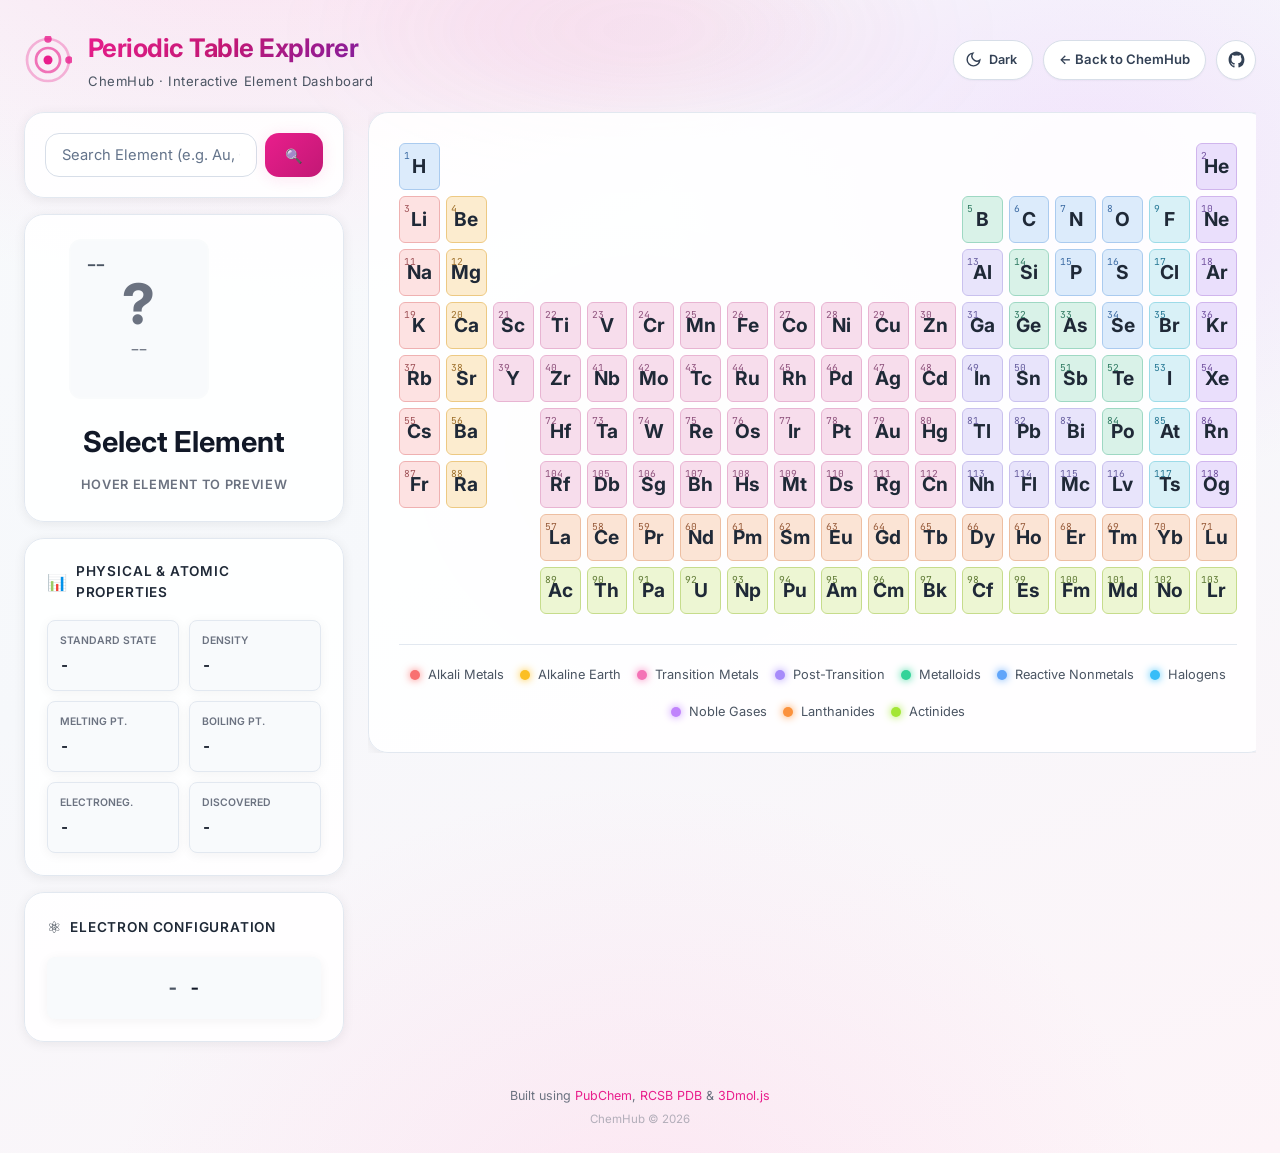
<file: tools/elements/index.html>
<!DOCTYPE html>
<html lang="en">

<head>
    <meta charset="UTF-8">
    <meta name="viewport" content="width=device-width, initial-scale=1.0">
    <meta name="description"
        content="Periodic Table Explorer — Look up detailed information and key facts about chemical elements.">
    <title>Periodic Table Explorer | ChemHub</title>
    <link rel="preconnect" href="https://fonts.googleapis.com">
    <link rel="preconnect" href="https://fonts.gstatic.com" crossorigin>
    <link
        href="https://fonts.googleapis.com/css2?family=Inter:wght@300;400;500;600;700&family=JetBrains+Mono:wght@400;500;700&display=swap"
        rel="stylesheet">
    <link rel="stylesheet" href="../../shared.css">
    <link rel="stylesheet" href="style.css">
    <script src="../../theme.js"></script>
    <script src="../../shared/transitions.js" defer></script>
    <link rel="stylesheet" href="../../shared/transitions.css">
</head>

<body>
    <canvas id="bg-canvas"></canvas>

    <div class="app-container">
        <!-- Header -->
        <header class="app-header">
            <div class="header-glow"></div>
            <div class="header-content">
                <a href="../../index.html" class="logo-link">
                    <div class="logo-group">
                        <div class="logo-icon">
                            <svg viewBox="0 0 32 32" fill="none">
                                <circle cx="16" cy="16" r="14" stroke="currentColor" stroke-width="1.8" fill="none"
                                    opacity="0.3" />
                                <circle cx="16" cy="16" r="8" stroke="currentColor" stroke-width="1.8" fill="none"
                                    opacity="0.6" />
                                <circle cx="16" cy="16" r="3" fill="currentColor" />
                                <circle cx="16" cy="2" r="2.5" fill="currentColor" opacity="0.8" />
                                <circle cx="30" cy="16" r="2.5" fill="currentColor" opacity="0.8" />
                            </svg>
                        </div>
                        <div>
                            <h1 class="app-title">Periodic Table Explorer</h1>
                            <p class="app-subtitle">ChemHub · Interactive Element Dashboard</p>
                        </div>
                    </div>
                </a>
                <div class="header-controls">
                    <button class="theme-toggle" id="theme-toggle-btn" aria-label="Switch to light mode"
                        title="Switch to light mode">
                        <span class="theme-toggle-icons" aria-hidden="true">
                            <svg class="icon-sun" viewBox="0 0 24 24" fill="none" stroke="currentColor" stroke-width="2"
                                stroke-linecap="round">
                                <circle cx="12" cy="12" r="4" />
                                <line x1="12" y1="2" x2="12" y2="5" />
                                <line x1="12" y1="19" x2="12" y2="22" />
                                <line x1="2" y1="12" x2="5" y2="12" />
                                <line x1="19" y1="12" x2="22" y2="12" />
                                <line x1="4.22" y1="4.22" x2="6.34" y2="6.34" />
                                <line x1="17.66" y1="17.66" x2="19.78" y2="19.78" />
                                <line x1="4.22" y1="19.78" x2="6.34" y2="17.66" />
                                <line x1="17.66" y1="6.34" x2="19.78" y2="4.22" />
                            </svg>
                            <svg class="icon-moon" viewBox="0 0 24 24" fill="none" stroke="currentColor"
                                stroke-width="2" stroke-linecap="round">
                                <path d="M21 12.79A9 9 0 1 1 11.21 3 7 7 0 0 0 21 12.79z" />
                            </svg>
                        </span>
                        <span class="theme-toggle-label">Light</span>
                    </button>
                    <a href="../../index.html" class="back-link">← Back to ChemHub</a>
                </div>
            </div>
        </header>

        <!-- Main Layout -->
        <main class="main-layout">

            <!-- Left Panel (Search & Detailed Data) -->
            <aside class="side-panel">

                <!-- Search Box -->
                <div class="glass-card search-card">
                    <div class="input-group">
                        <input type="text" id="element-input" class="text-input"
                            placeholder="Search Element (e.g. Au, Oxygen)..." autocomplete="off" spellcheck="false">
                        <button id="search-btn" class="btn btn-primary" aria-label="Search element">
                            <span class="btn-text">🔍</span>
                        </button>
                    </div>
                </div>

                <!-- Element Summary Card -->
                <div class="glass-card element-card" id="summary-card">
                    <div class="element-header">
                        <div class="element-box" id="main-el-box">
                            <div class="atomic-num" id="d-num">--</div>
                            <div class="atomic-symbol" id="d-sym">?</div>
                            <div class="atomic-mass" id="d-mass">--</div>
                        </div>
                        <div class="element-titles">
                            <h2 class="element-name" id="d-name">Select Element</h2>
                            <span class="element-group" id="d-group">Hover element to preview</span>
                        </div>
                    </div>
                </div>

                <!-- Properties Grid -->
                <div class="glass-card props-card" id="props-card">
                    <h2 class="card-title"><span class="card-icon">📊</span> Physical & Atomic Properties</h2>
                    <div class="prop-grid" id="prop-grid">
                        <div class="prop-item"><span class="prop-label">Standard State</span><span
                                class="prop-value highlight" id="p-state">-</span></div>
                        <div class="prop-item"><span class="prop-label">Density</span><span class="prop-value"
                                id="p-density">-</span></div>
                        <div class="prop-item"><span class="prop-label">Melting Pt.</span><span class="prop-value"
                                id="p-mp">-</span></div>
                        <div class="prop-item"><span class="prop-label">Boiling Pt.</span><span class="prop-value"
                                id="p-bp">-</span></div>
                        <div class="prop-item"><span class="prop-label">Electroneg.</span><span class="prop-value"
                                id="p-en">-</span></div>
                        <div class="prop-item"><span class="prop-label">Discovered</span><span class="prop-value"
                                id="p-year">-</span></div>
                    </div>
                </div>

                <!-- Electron Config -->
                <div class="glass-card config-card" id="config-card">
                    <h2 class="card-title"><span class="card-icon">⚛️</span> Electron Configuration</h2>
                    <div class="config-display">
                        <span class="config-core" id="c-core">-</span>
                        <span class="config-valence" id="c-val">-</span>
                    </div>
                </div>

            </aside>

            <!-- Right Panel (Interactive Periodic Table) -->
            <section class="table-section">
                <div class="glass-card table-card">
                    <div class="periodic-grid" id="periodic-grid">
                        <!-- Rendered by JS -->
                    </div>

                    <!-- Table Legend -->
                    <div class="table-legend">
                        <div class="legend-item"><span class="dot alkali"></span>Alkali Metals</div>
                        <div class="legend-item"><span class="dot alkaline"></span>Alkaline Earth</div>
                        <div class="legend-item"><span class="dot transition"></span>Transition Metals</div>
                        <div class="legend-item"><span class="dot post"></span>Post-Transition</div>
                        <div class="legend-item"><span class="dot metalloid"></span>Metalloids</div>
                        <div class="legend-item"><span class="dot nonmetal"></span>Reactive Nonmetals</div>
                        <div class="legend-item"><span class="dot halogen"></span>Halogens</div>
                        <div class="legend-item"><span class="dot noble"></span>Noble Gases</div>
                        <div class="legend-item"><span class="dot lanthanide"></span>Lanthanides</div>
                        <div class="legend-item"><span class="dot actinide"></span>Actinides</div>
                    </div>
                </div>
            </section>

        </main>

        <footer class="app-footer">
            <p>Built using
                <a href="https://pubchem.ncbi.nlm.nih.gov/" target="_blank" rel="noopener">PubChem</a>,
                <a href="https://www.rcsb.org/" target="_blank" rel="noopener">RCSB PDB</a> &amp;
                <a href="https://3dmol.csb.pitt.edu/" target="_blank" rel="noopener">3Dmol.js</a>
            </p>
            <p class="footer-sub">ChemHub &copy; 2026</p>
        </footer>

    </div>
    <script src="data.js"></script>
    <script src="script.js"></script>
</body>

</html>
</file>
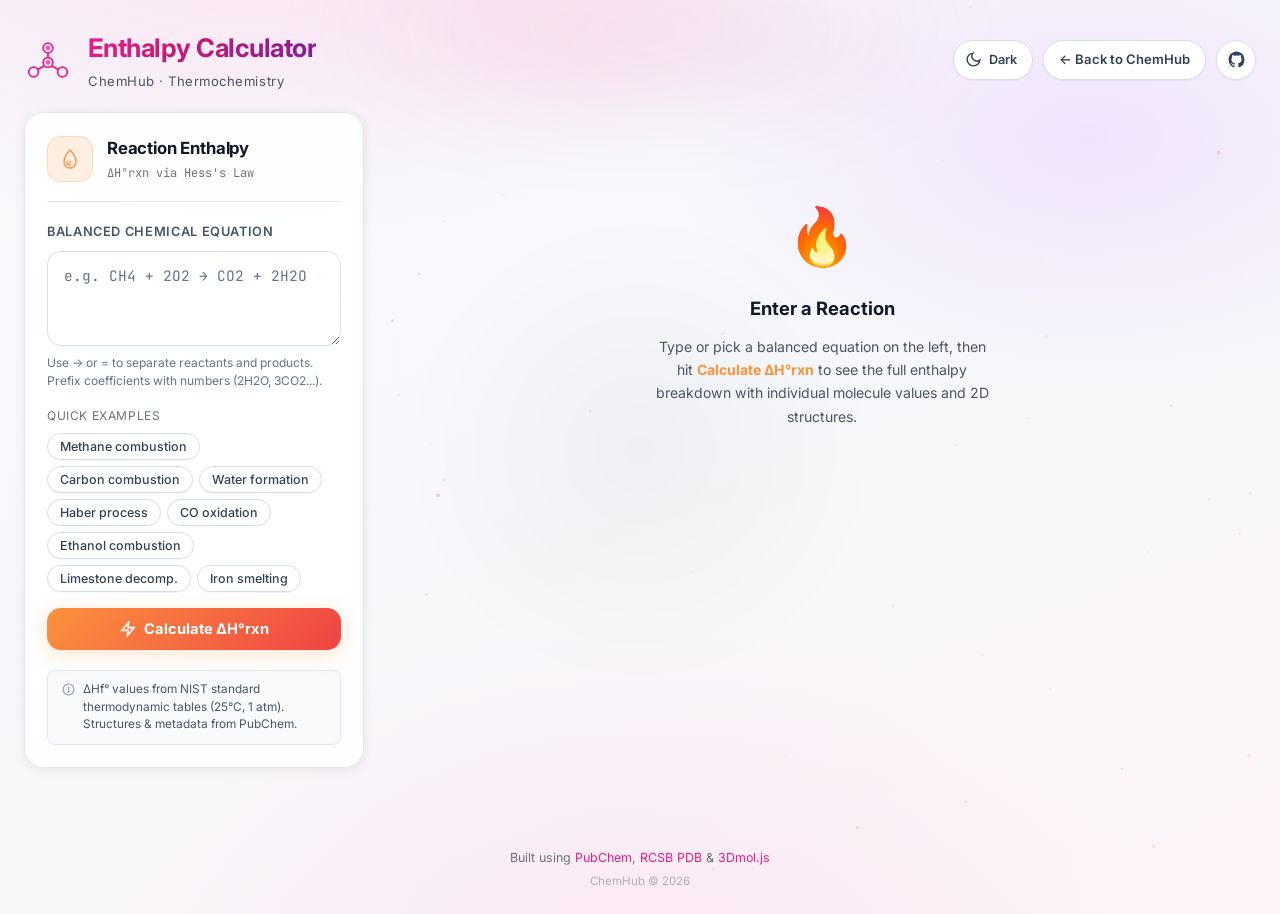
<file: tools/enthalpy/index.html>
<!DOCTYPE html>
<html lang="en">

<head>
    <meta charset="UTF-8">
    <meta name="viewport" content="width=device-width, initial-scale=1.0">
    <meta name="description"
        content="ChemHub Enthalpy Calculator — Calculate standard enthalpy of reaction (ΔH°rxn) using Hess's Law for balanced chemical equations.">
    <title>Enthalpy Calculator — ChemHub</title>
    <link rel="preconnect" href="https://fonts.googleapis.com">
    <link rel="preconnect" href="https://fonts.gstatic.com" crossorigin>
    <link
        href="https://fonts.googleapis.com/css2?family=Inter:wght@300;400;500;600;700;800&family=JetBrains+Mono:wght@400;500&display=swap"
        rel="stylesheet">
    <link rel="stylesheet" href="../../shared.css">
    <link rel="stylesheet" href="style.css">
    <script src="../../theme.js"></script>
    <script src="../../shared/transitions.js" defer></script>
    <link rel="stylesheet" href="../../shared/transitions.css">
</head>

<body>
    <canvas id="bg-canvas"></canvas>

    <div class="app-container">

        <!-- Header -->
        <header class="app-header">
            <div class="header-glow"></div>
            <div class="header-content">
                <a href="../../index.html" class="logo-link">
                    <div class="logo-group">
                        <div class="logo-icon">
                            <svg viewBox="0 0 40 40" fill="none" xmlns="http://www.w3.org/2000/svg">
                                <circle cx="20" cy="10" r="4" stroke="currentColor" stroke-width="1.5" fill="none" />
                                <circle cx="8" cy="30" r="4" stroke="currentColor" stroke-width="1.5" fill="none" />
                                <circle cx="32" cy="30" r="4" stroke="currentColor" stroke-width="1.5" fill="none" />
                                <circle cx="20" cy="22" r="4" stroke="currentColor" stroke-width="1.5" fill="none" />
                                <line x1="20" y1="14" x2="20" y2="18" stroke="currentColor" stroke-width="1.5" />
                                <line x1="17" y1="25" x2="11" y2="28" stroke="currentColor" stroke-width="1.5" />
                                <line x1="23" y1="25" x2="29" y2="28" stroke="currentColor" stroke-width="1.5" />
                                <circle cx="20" cy="10" r="2" fill="currentColor" opacity="0.7" />
                                <circle cx="20" cy="22" r="2" fill="currentColor" opacity="0.7" />
                            </svg>
                        </div>
                        <div>
                            <h1 class="app-title">Enthalpy Calculator</h1>
                            <p class="app-subtitle">ChemHub · Thermochemistry</p>
                        </div>
                    </div>
                </a>
                <div class="header-controls">
                    <button class="theme-toggle" id="theme-toggle-btn" aria-label="Switch to light mode"
                        title="Switch to light mode">
                        <span class="theme-toggle-icons" aria-hidden="true">
                            <svg class="icon-sun" viewBox="0 0 24 24" fill="none" stroke="currentColor" stroke-width="2"
                                stroke-linecap="round">
                                <circle cx="12" cy="12" r="4" />
                                <line x1="12" y1="2" x2="12" y2="5" />
                                <line x1="12" y1="19" x2="12" y2="22" />
                                <line x1="2" y1="12" x2="5" y2="12" />
                                <line x1="19" y1="12" x2="22" y2="12" />
                                <line x1="4.22" y1="4.22" x2="6.34" y2="6.34" />
                                <line x1="17.66" y1="17.66" x2="19.78" y2="19.78" />
                                <line x1="4.22" y1="19.78" x2="6.34" y2="17.66" />
                                <line x1="17.66" y1="6.34" x2="19.78" y2="4.22" />
                            </svg>
                            <svg class="icon-moon" viewBox="0 0 24 24" fill="none" stroke="currentColor"
                                stroke-width="2" stroke-linecap="round">
                                <path d="M21 12.79A9 9 0 1 1 11.21 3 7 7 0 0 0 21 12.79z" />
                            </svg>
                        </span>
                        <span class="theme-toggle-label">Light</span>
                    </button>
                    <a href="../../index.html" class="back-link" id="back-btn">← Back to ChemHub</a>
                </div>
            </div>
        </header>

        <!-- Tool Layout -->
        <main class="tool-layout">

            <!-- Left Panel: Input -->
            <aside class="panel panel-left glass-card">

                <!-- Tool Title -->
                <div class="panel-title-row">
                    <div class="panel-icon icon-orange">
                        <svg viewBox="0 0 32 32" fill="none">
                            <path
                                d="M16 4 C16 4 8 12 8 20 C8 24.4 11.6 28 16 28 C20.4 28 24 24.4 24 20 C24 12 16 4 16 4Z"
                                stroke="currentColor" stroke-width="1.8" fill="none" stroke-linejoin="round" />
                            <path d="M12 20 C12 22.2 13.8 24 16 24" stroke="currentColor" stroke-width="1.8"
                                stroke-linecap="round" fill="none" />
                            <circle cx="16" cy="20" r="2.5" fill="currentColor" opacity="0.5" />
                        </svg>
                    </div>
                    <div>
                        <h2 class="panel-title">Reaction Enthalpy</h2>
                        <p class="panel-subtitle">ΔH°rxn via Hess's Law</p>
                    </div>
                </div>

                <div class="input-section">
                    <!-- Reaction Input -->
                    <div class="field-group">
                        <label class="field-label" for="reaction-input">Balanced Chemical Equation</label>
                        <textarea id="reaction-input" class="text-input reaction-textarea" rows="3"
                            placeholder="e.g. CH4 + 2O2 → CO2 + 2H2O" spellcheck="false"></textarea>
                        <p class="field-hint">Use → or = to separate reactants and products. Prefix coefficients with
                            numbers (2H2O, 3CO2...).</p>
                    </div>

                    <!-- Quick Examples -->
                    <div class="quick-picks">
                        <span class="quick-label">Quick Examples</span>
                        <div class="quick-chips" id="quick-chips">
                            <button class="chip" data-reaction="CH4 + 2O2 → CO2 + 2H2O">Methane combustion</button>
                            <button class="chip" data-reaction="C + O2 → CO2">Carbon combustion</button>
                            <button class="chip" data-reaction="2H2 + O2 → 2H2O">Water formation</button>
                            <button class="chip" data-reaction="N2 + 3H2 → 2NH3">Haber process</button>
                            <button class="chip" data-reaction="2CO + O2 → 2CO2">CO oxidation</button>
                            <button class="chip" data-reaction="C2H5OH + 3O2 → 2CO2 + 3H2O">Ethanol combustion</button>
                            <button class="chip" data-reaction="CaCO3 → CaO + CO2">Limestone decomp.</button>
                            <button class="chip" data-reaction="Fe2O3 + 3CO → 2Fe + 3CO2">Iron smelting</button>
                        </div>
                    </div>

                    <!-- Calculate Button -->
                    <button class="btn btn-orange" id="calc-btn" aria-label="Calculate reaction enthalpy">
                        <span class="btn-text">
                            <svg width="16" height="16" viewBox="0 0 24 24" fill="none" stroke="currentColor"
                                stroke-width="2.5" stroke-linecap="round">
                                <path d="M13 2L3 14h9l-1 8 10-12h-9l1-8z" />
                            </svg>
                            Calculate ΔH°rxn
                        </span>
                        <span class="btn-loader"></span>
                    </button>
                </div>

                <!-- Data Source note -->
                <div class="data-note">
                    <svg width="13" height="13" viewBox="0 0 24 24" fill="none" stroke="currentColor" stroke-width="2"
                        stroke-linecap="round">
                        <circle cx="12" cy="12" r="10" />
                        <line x1="12" y1="8" x2="12" y2="12" />
                        <circle cx="12" cy="16" r="1" fill="currentColor" />
                    </svg>
                    ΔHf° values from NIST standard thermodynamic tables (25°C, 1 atm). Structures &amp; metadata from
                    PubChem.
                </div>
            </aside>

            <!-- Right Panel: Results -->
            <section class="panel panel-right" id="results-panel">

                <!-- Empty State -->
                <div class="empty-state" id="empty-state">
                    <div class="empty-icon">🔥</div>
                    <h3 class="empty-title">Enter a Reaction</h3>
                    <p class="empty-desc">Type or pick a balanced equation on the left, then hit <strong>Calculate
                            ΔH°rxn</strong> to see the full enthalpy breakdown with individual molecule values and
                        2D structures.</p>
                </div>

                <!-- Results -->
                <div class="results-wrap hidden" id="results-wrap">

                    <!-- 1. Summary Card -->
                    <div class="result-summary glass-card" id="result-summary">
                        <div class="summary-top">
                            <div class="summary-label">Standard Enthalpy of Reaction</div>
                            <div class="summary-reaction mono" id="summary-reaction"></div>
                        </div>
                        <div class="summary-value-row">
                            <div class="summary-value" id="summary-value"></div>
                            <div class="summary-badge" id="summary-badge"></div>
                        </div>
                        <div class="summary-energy-bar">
                            <div class="energy-bar-fill" id="energy-bar-fill"></div>
                        </div>
                    </div>

                    <!-- 2. Enthalpy Balance: Products vs Reactants -->
                    <div class="balance-panel glass-card">
                        <div class="card-title">
                            <span class="card-icon">⚖️</span>
                            Enthalpy Balance — Products vs Reactants
                        </div>
                        <div class="balance-columns">
                            <div class="balance-col balance-col-products">
                                <div class="balance-col-header product-header">
                                    <span class="balance-col-label">🔶 Products</span>
                                    <span class="balance-col-sigma">n × ΔHf°</span>
                                </div>
                                <div id="balance-products"></div>
                                <div class="balance-subtotal product-subtotal" id="balance-products-total"></div>
                            </div>
                            <div class="balance-operator">−</div>
                            <div class="balance-col balance-col-reactants">
                                <div class="balance-col-header reactant-header">
                                    <span class="balance-col-label">🔷 Reactants</span>
                                    <span class="balance-col-sigma">n × ΔHf°</span>
                                </div>
                                <div id="balance-reactants"></div>
                                <div class="balance-subtotal reactant-subtotal" id="balance-reactants-total"></div>
                            </div>
                            <div class="balance-result-col">
                                <div class="balance-equals">=</div>
                                <div class="balance-dh" id="balance-dh"></div>
                                <div class="balance-dh-label">ΔH°rxn (kJ/mol)</div>
                            </div>
                        </div>
                    </div>

                    <!-- 3. Hess's Law Steps + Table -->
                    <div class="steps-section glass-card">
                        <div class="card-title">
                            <span class="card-icon">🧮</span>
                            Hess's Law Step-by-Step
                        </div>
                        <div class="formula-box">
                            <span class="formula-text">ΔH°rxn = Σ ΔHf°(products) − Σ ΔHf°(reactants)</span>
                        </div>
                        <div class="molecule-table-wrap">
                            <div class="molecule-table-header">
                                <span>Molecule</span>
                                <span>Role</span>
                                <span>Coeff</span>
                                <span>ΔHf° (kJ/mol)</span>
                                <span>n × ΔHf°</span>
                            </div>
                            <div id="molecule-rows"></div>
                        </div>
                        <div class="calc-steps" id="calc-steps"></div>
                    </div>

                    <!-- 4. Individual Molecule Cards with 2D Structure -->
                    <div class="molecule-cards-section">
                        <div class="section-header">
                            <div class="card-title" style="margin-bottom:0">
                                <span class="card-icon">⚛️</span>
                                Individual Molecule Enthalpies &amp; Structures
                            </div>
                            <p class="section-sub">Each card shows the molecule's standard enthalpy of formation (ΔHf°),
                                its contribution to the reaction, and its 2D structural diagram from PubChem.</p>
                        </div>
                        <div class="molecule-cards-grid" id="molecule-cards-grid"></div>
                    </div>

                </div>
            </section>

        </main>

        <!-- Footer -->
        <footer class="app-footer">
            <p>Built using
                <a href="https://pubchem.ncbi.nlm.nih.gov/" target="_blank" rel="noopener">PubChem</a>,
                <a href="https://www.rcsb.org/" target="_blank" rel="noopener">RCSB PDB</a> &amp;
                <a href="https://3dmol.csb.pitt.edu/" target="_blank" rel="noopener">3Dmol.js</a>
            </p>
            <p class="footer-sub">ChemHub &copy; 2026</p>
        </footer>

    </div>

    <!-- Error Toast -->
    <div class="toast hidden" id="error-toast">
        <div class="toast-icon">⚠️</div>
        <div class="toast-message" id="error-message">Something went wrong</div>
        <button class="toast-close" id="toast-close" aria-label="Close notification">&times;</button>
    </div>

    <script src="script.js"></script>
</body>

</html>
</file>
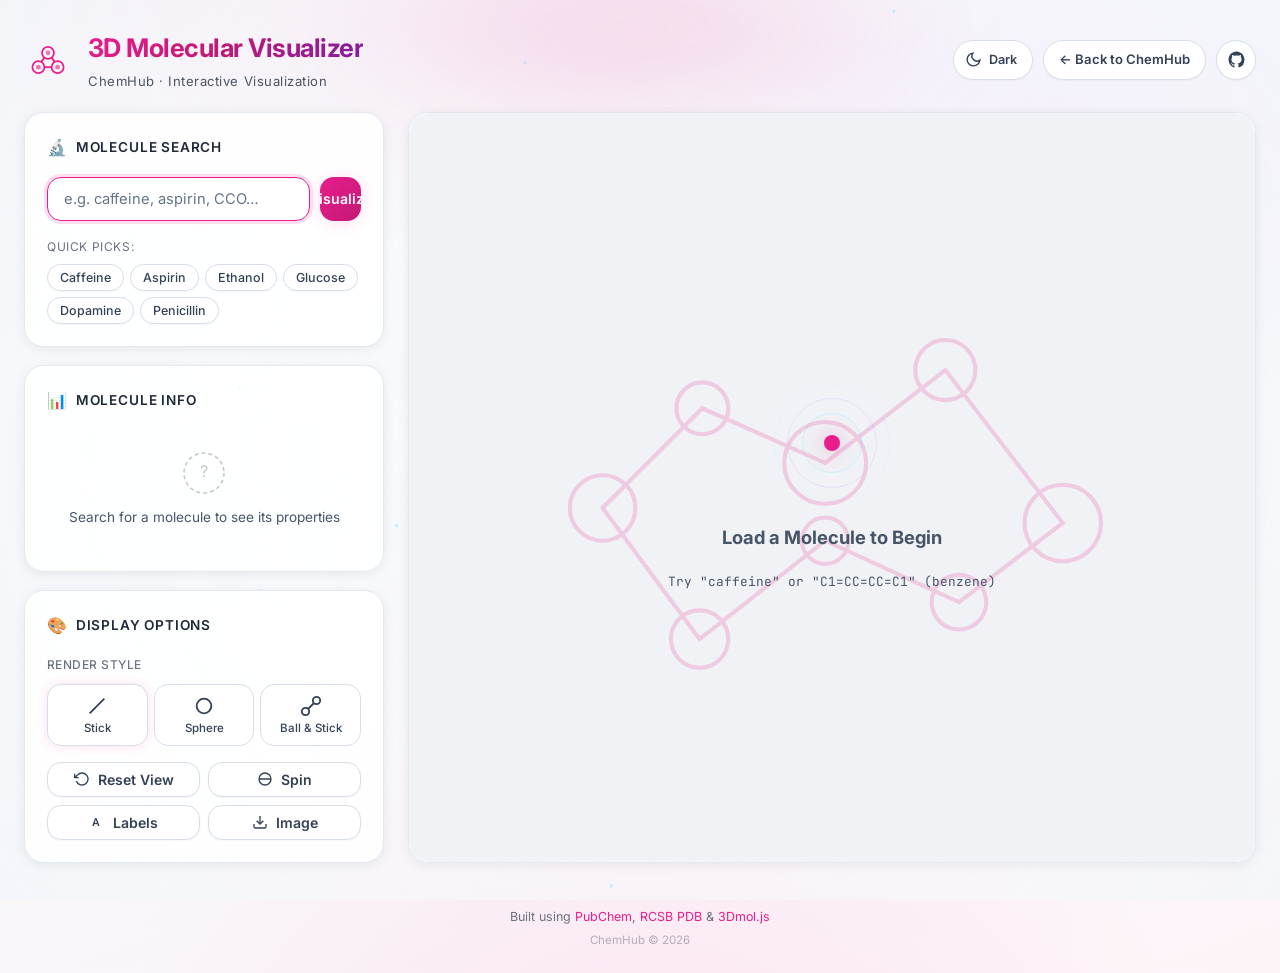
<file: tools/viewer/index.html>
<!DOCTYPE html>
<html lang="en">

<head>
    <meta charset="UTF-8">
    <meta name="viewport" content="width=device-width, initial-scale=1.0">
    <meta name="description"
        content="Computational Chemistry 3D Viewer — Visualize molecular structures in 3D using PubChem data and 3Dmol.js. Explore atoms, bonds, and properties interactively.">
    <title>3D Molecular Visualizer | ChemHub</title>
    <link rel="preconnect" href="https://fonts.googleapis.com">
    <link rel="preconnect" href="https://fonts.gstatic.com" crossorigin>
    <link
        href="https://fonts.googleapis.com/css2?family=Inter:wght@300;400;500;600;700&family=JetBrains+Mono:wght@400;500&display=swap"
        rel="stylesheet">
    <link rel="stylesheet" href="../../shared.css">
    <link rel="stylesheet" href="style.css">
    <!-- 3Dmol.js -->
    <script src="https://3Dmol.org/build/3Dmol-min.js"></script>
    <script src="../../theme.js"></script>
    <script src="../../shared/transitions.js" defer></script>
    <link rel="stylesheet" href="../../shared/transitions.css">
</head>

<body>
    <!-- Animated Background -->
    <canvas id="bg-canvas"></canvas>

    <!-- Main Container -->
    <div class="app-container">

        <!-- Header -->
        <header class="app-header" id="app-header">
            <div class="header-glow"></div>
            <div class="header-content">
                <a href="../../index.html" class="logo-link">
                    <div class="logo-group">
                        <div class="logo-icon">
                            <svg viewBox="0 0 40 40" fill="none" xmlns="http://www.w3.org/2000/svg">
                                <circle cx="20" cy="14" r="5" stroke="currentColor" stroke-width="1.5" fill="none" />
                                <circle cx="12" cy="26" r="5" stroke="currentColor" stroke-width="1.5" fill="none" />
                                <circle cx="28" cy="26" r="5" stroke="currentColor" stroke-width="1.5" fill="none" />
                                <line x1="17" y1="18" x2="14" y2="22" stroke="currentColor" stroke-width="1.5" />
                                <line x1="23" y1="18" x2="26" y2="22" stroke="currentColor" stroke-width="1.5" />
                                <line x1="17" y1="26" x2="23" y2="26" stroke="currentColor" stroke-width="1.5" />
                                <circle cx="20" cy="14" r="2" fill="currentColor" opacity="0.6" />
                                <circle cx="12" cy="26" r="2" fill="currentColor" opacity="0.6" />
                                <circle cx="28" cy="26" r="2" fill="currentColor" opacity="0.6" />
                            </svg>
                        </div>
                        <div>
                            <h1 class="app-title">3D Molecular Visualizer</h1>
                            <p class="app-subtitle">ChemHub · Interactive Visualization</p>
                        </div>
                    </div>
                </a>
                <div class="header-controls">
                    <button class="theme-toggle" id="theme-toggle-btn" aria-label="Switch to light mode"
                        title="Switch to light mode">
                        <span class="theme-toggle-icons" aria-hidden="true">
                            <svg class="icon-sun" viewBox="0 0 24 24" fill="none" stroke="currentColor" stroke-width="2"
                                stroke-linecap="round">
                                <circle cx="12" cy="12" r="4" />
                                <line x1="12" y1="2" x2="12" y2="5" />
                                <line x1="12" y1="19" x2="12" y2="22" />
                                <line x1="2" y1="12" x2="5" y2="12" />
                                <line x1="19" y1="12" x2="22" y2="12" />
                                <line x1="4.22" y1="4.22" x2="6.34" y2="6.34" />
                                <line x1="17.66" y1="17.66" x2="19.78" y2="19.78" />
                                <line x1="4.22" y1="19.78" x2="6.34" y2="17.66" />
                                <line x1="17.66" y1="6.34" x2="19.78" y2="4.22" />
                            </svg>
                            <svg class="icon-moon" viewBox="0 0 24 24" fill="none" stroke="currentColor"
                                stroke-width="2" stroke-linecap="round">
                                <path d="M21 12.79A9 9 0 1 1 11.21 3 7 7 0 0 0 21 12.79z" />
                            </svg>
                        </span>
                        <span class="theme-toggle-label">Light</span>
                    </button>
                    <a href="../../index.html" class="back-link">← Back to ChemHub</a>
                </div>
            </div>
        </header>

        <!-- Main Layout -->
        <main class="main-layout">

            <!-- Left Panel: Controls & Info -->
            <aside class="side-panel" id="side-panel">

                <!-- Search Card -->
                <div class="glass-card search-card" id="search-card">
                    <h2 class="card-title">
                        <span class="card-icon">🔬</span>
                        Molecule Search
                    </h2>
                    <div class="input-group">
                        <input type="text" id="molecule-input" class="molecule-input"
                            placeholder="e.g. caffeine, aspirin, CCO…" autocomplete="off" spellcheck="false">
                        <button id="visualize-btn" class="btn btn-primary" aria-label="Visualize molecule">
                            <span class="btn-text">Visualize</span>
                            <span class="btn-loader" id="btn-loader"></span>
                        </button>
                    </div>
                    <div class="quick-picks">
                        <span class="quick-label">Quick picks:</span>
                        <div class="quick-chips">
                            <button class="chip" data-molecule="caffeine">Caffeine</button>
                            <button class="chip" data-molecule="aspirin">Aspirin</button>
                            <button class="chip" data-molecule="ethanol">Ethanol</button>
                            <button class="chip" data-molecule="glucose">Glucose</button>
                            <button class="chip" data-molecule="dopamine">Dopamine</button>
                            <button class="chip" data-molecule="penicillin">Penicillin</button>
                        </div>
                    </div>
                </div>

                <!-- Info Card -->
                <div class="glass-card info-card" id="info-card">
                    <h2 class="card-title">
                        <span class="card-icon">📊</span>
                        Molecule Info
                    </h2>
                    <div class="info-placeholder" id="info-placeholder">
                        <div class="placeholder-icon">
                            <svg viewBox="0 0 48 48" fill="none">
                                <circle cx="24" cy="24" r="20" stroke="currentColor" stroke-width="1.5"
                                    stroke-dasharray="4 3" opacity="0.4" /><text x="24" y="28" text-anchor="middle"
                                    fill="currentColor" font-size="16" opacity="0.4">?</text>
                            </svg>
                        </div>
                        <p>Search for a molecule to see its properties</p>
                    </div>
                    <div class="info-loading hidden" id="info-loading">
                        <p class="loading-note">Fetching from PubChem may take a few seconds</p>
                        <div class="skeleton-block"></div>
                        <div class="skeleton-block short"></div>
                        <div class="skeleton-block"></div>
                    </div>
                    <div class="info-content hidden" id="info-content">
                        <div class="info-row">
                            <span class="info-label">Name</span>
                            <span class="info-value" id="info-name">—</span>
                        </div>
                        <div class="info-row">
                            <span class="info-label">Formula</span>
                            <span class="info-value mono" id="info-formula">—</span>
                        </div>
                        <div class="info-row" style="flex-wrap: wrap;">
                            <span class="info-label">Weight</span>
                            <span class="info-value" id="info-weight">—</span>
                            <button class="btn btn-ghost hidden" id="send-chemcalc-btn"
                                title="Send to ChemCalc for calculations" aria-label="Send molar mass to ChemCalc"
                                style="padding: 2px 6px; font-size: 0.7rem; margin-top: 4px; width: 100%;">
                                <svg width="12" height="12" viewBox="0 0 24 24" fill="none" stroke="currentColor"
                                    stroke-width="2" style="width:12px;height:12px;">
                                    <path d="M10 6H6a2 2 0 0 0-2 2v10a2 2 0 0 0 2 2h10a2 2 0 0 0 2-2v-4" />
                                    <path d="M14 4h6v6" />
                                    <path d="M10 14L20 4" />
                                </svg>
                                Send to ChemCalc
                            </button>
                        </div>
                        <div class="info-row smiles-row">
                            <span class="info-label">SMILES</span>
                            <span class="info-value mono smiles" id="info-smiles">—</span>
                            <button class="smiles-copy-btn hidden" id="smiles-copy-btn" title="Copy SMILES to clipboard"
                                aria-label="Copy SMILES to clipboard">
                                <svg width="12" height="12" viewBox="0 0 24 24" fill="none" stroke="currentColor"
                                    stroke-width="2">
                                    <rect x="9" y="9" width="13" height="13" rx="2" />
                                    <path d="M5 15H4a2 2 0 0 1-2-2V4a2 2 0 0 1 2-2h9a2 2 0 0 1 2 2v1" />
                                </svg>
                                Copy
                            </button>
                        </div>
                        <!-- NEW: Molecular Statistics -->
                        <div class="info-divider"></div>
                        <div class="info-row">
                            <span class="info-label">Atoms</span>
                            <span class="info-value mono" id="info-atoms">—</span>
                        </div>
                        <div class="info-row">
                            <span class="info-label">Bonds</span>
                            <span class="info-value mono" id="info-bonds">—</span>
                        </div>
                    </div>
                </div>

                <!-- Style Controls -->
                <div class="glass-card controls-card" id="controls-card">
                    <h2 class="card-title">
                        <span class="card-icon">🎨</span>
                        Display Options
                    </h2>
                    <div class="control-group">
                        <label class="control-label">Render Style</label>
                        <div class="style-switcher" id="style-switcher">
                            <button class="style-btn active" data-style="stick" id="style-stick">
                                <svg viewBox="0 0 24 24" fill="none" stroke="currentColor" stroke-width="2">
                                    <line x1="4" y1="20" x2="20" y2="4" />
                                </svg>
                                Stick
                            </button>
                            <button class="style-btn" data-style="sphere" id="style-sphere">
                                <svg viewBox="0 0 24 24" fill="none" stroke="currentColor" stroke-width="2">
                                    <circle cx="12" cy="12" r="8" />
                                </svg>
                                Sphere
                            </button>
                            <button class="style-btn" data-style="ball-and-stick" id="style-ball-stick">
                                <svg viewBox="0 0 24 24" fill="none" stroke="currentColor" stroke-width="2">
                                    <circle cx="6" cy="18" r="4" />
                                    <circle cx="18" cy="6" r="4" />
                                    <line x1="9" y1="15" x2="15" y2="9" />
                                </svg>
                                Ball &amp; Stick
                            </button>
                        </div>
                    </div>
                    <div class="control-actions">
                        <button class="btn btn-ghost" id="reset-view-btn" title="Reset View" aria-label="Reset view">
                            <svg viewBox="0 0 24 24" fill="none" stroke="currentColor" stroke-width="2">
                                <path d="M1 4v6h6" />
                                <path d="M3.51 15a9 9 0 1 0 2.13-9.36L1 10" />
                            </svg>
                            Reset View
                        </button>
                        <button class="btn btn-ghost" id="spin-btn" title="Toggle Spin" aria-label="Toggle spin">
                            <svg viewBox="0 0 24 24" fill="none" stroke="currentColor" stroke-width="2">
                                <path
                                    d="M21 12a9 9 0 0 1-9 9m9-9a9 9 0 0 0-9-9m9 9H3m0 0a9 9 0 0 1 9-9m-9 9a9 9 0 0 0 9 9" />
                            </svg>
                            Spin
                        </button>
                    </div>
                    <!-- NEW: Labels toggle + Download -->
                    <div class="control-actions" style="margin-top:8px">
                        <button class="btn btn-ghost" id="labels-btn" title="Toggle Atom Labels"
                            aria-label="Toggle atom labels">
                            <svg viewBox="0 0 24 24" fill="none" stroke="currentColor" stroke-width="2">
                                <text x="5" y="18" font-size="16" fill="currentColor" stroke="none"
                                    font-family="Inter,sans-serif" font-weight="600">A</text>
                            </svg>
                            Labels
                        </button>
                        <button class="btn btn-ghost" id="download-btn" title="Download as PNG"
                            aria-label="Download molecule image">
                            <svg viewBox="0 0 24 24" fill="none" stroke="currentColor" stroke-width="2">
                                <path d="M21 15v4a2 2 0 0 1-2 2H5a2 2 0 0 1-2-2v-4" />
                                <polyline points="7 10 12 15 17 10" />
                                <line x1="12" y1="15" x2="12" y2="3" />
                            </svg>
                            Image
                        </button>
                    </div>
                </div>
            </aside>

            <!-- Viewer Area -->
            <section class="viewer-section" id="viewer-section">
                <div class="glass-card viewer-card">
                    <div class="viewer-container" id="viewer-container">
                        <!-- 3Dmol viewer gets injected here -->
                        <div class="viewer-empty" id="viewer-empty">
                            <div class="empty-molecule-anim">
                                <div class="orbit-ring ring-1"></div>
                                <div class="orbit-ring ring-2"></div>
                                <div class="orbit-ring ring-3"></div>
                                <div class="nucleus"></div>
                            </div>
                            <p class="empty-text">Load a Molecule to Begin</p>
                            <p class="empty-hint">Try "caffeine" or "C1=CC=CC=C1" (benzene)</p>
                        </div>
                        <!-- NEW: Viewer loading overlay -->
                        <div class="viewer-loading hidden" id="viewer-loading">
                            <div class="viewer-spinner"></div>
                            <span>Fetching from PubChem may take a few seconds</span>
                        </div>
                        <!-- NEW: Atom hover tooltip -->
                        <div class="atom-tooltip hidden" id="atom-tooltip"></div>
                    </div>
                </div>
            </section>
        </main>

        <!-- Error Toast -->
        <div class="toast hidden" id="error-toast">
            <div class="toast-icon">⚠️</div>
            <div class="toast-message" id="error-message">Something went wrong</div>
            <button class="toast-close" id="toast-close" aria-label="Close notification">&times;</button>
        </div>

        <!-- Footer -->
        <footer class="app-footer" id="app-footer">
            <p>Built using
                <a href="https://pubchem.ncbi.nlm.nih.gov/" target="_blank" rel="noopener">PubChem</a>,
                <a href="https://www.rcsb.org/" target="_blank" rel="noopener">RCSB PDB</a> &amp;
                <a href="https://3dmol.csb.pitt.edu/" target="_blank" rel="noopener">3Dmol.js</a>
            </p>
            <p class="footer-sub">ChemHub &copy; 2026</p>
        </footer>
    </div>

    <script src="script.js"></script>
</body>

</html>
</file>
<file: shared.css>
/* ========================================================
   ChemHub — Shared Design System
   Used by: index.html, tools/viewer/, tools/adme/, tools/docking/
   ======================================================== */

/* ── CSS Custom Properties — Dark Theme (default) ── */
:root {
    /* Backgrounds */
    --bg-deep:    #06060e;
    --bg-mid:     #0c0c1e;
    --bg-surface: rgba(16, 16, 36, 0.65);

    /* Glass cards */
    --glass-border: rgba(120, 200, 255, 0.10);
    --glass-bg:     rgba(18, 18, 44, 0.55);
    --glass-hover:  rgba(24, 24, 56, 0.7);

    /* Shadows */
    --shadow-card:   0 4px 30px rgba(0, 0, 0, 0.4);
    --shadow-header: 0 1px 0 rgba(255, 255, 255, 0.04);
    --shadow-hover:  0 20px 60px rgba(0, 0, 0, 0.5);

    /* Accent colors */
    --accent:            #e91e8c;
    --accent-dim:        rgba(233, 30, 140, 0.14);
    --accent-glow:       rgba(233, 30, 140, 0.32);
    --accent-purple:     #a855f7;
    --accent-purple-dim: rgba(168, 85, 247, 0.15);
    --accent-purple-glow:rgba(168, 85, 247, 0.35);

    --accent-green:      #10b981;
    --accent-green-dim:  rgba(16, 185, 129, 0.15);
    --accent-green-glow: rgba(16, 185, 129, 0.35);

    --accent-gold:       #fbbf24;
    --accent-gold-dim:   rgba(251, 191, 36, 0.15);
    --accent-gold-glow:  rgba(251, 191, 36, 0.35);

    /* Text */
    --text-primary:   #e8ecf4;
    --text-secondary: #8892a8;
    --text-muted:     #515b70;

    /* Separators / dividers */
    --divider: rgba(255, 255, 255, 0.06);
    --surface-inset: rgba(255, 255, 255, 0.03);
    --border-subtle: rgba(255, 255, 255, 0.07);

    /* Danger */
    --danger:    #ff4d6a;
    --danger-bg: rgba(255, 77, 106, 0.12);

    /* Success */
    --success:    #00e5a0;
    --success-bg: rgba(0, 229, 160, 0.12);
    --warning:    #f59e0b;
    --warning-bg: rgba(245, 158, 11, 0.12);

    /* Typography */
    --font-sans: 'Inter', system-ui, -apple-system, sans-serif;
    --font-mono: 'JetBrains Mono', 'Fira Code', monospace;

    /* Border radii */
    --radius-sm: 8px;
    --radius-md: 14px;
    --radius-lg: 20px;
    --radius-xl: 28px;

    /* Transitions */
    --ease-out: cubic-bezier(0.16, 1, 0.3, 1);
    --duration: 0.3s;
    /* Utilities */
    --ambient-glow: rgba(0, 229, 255, 0.08);
}

/* ── Light Theme Variables ── */
:root.light-theme {
    /* Backgrounds */
    --bg-deep:    #f5f7fa;
    --bg-mid:     #e4e8f0;
    --bg-surface: rgba(230, 235, 245, 0.7);

    /* Glass cards */
    --glass-border: rgba(255, 255, 255, 0.08);
    --glass-bg:     rgba(15, 23, 42, 0.6);
    --glass-hover:  rgba(15, 23, 42, 0.75);

    /* Text */
    --text-primary:   #111827;
    --text-secondary: #4b5563;
    --text-muted:     #6b7280;

    /* Utilities */
    --ambient-glow: rgba(0, 0, 0, 0.03);
}

/* ── Light Theme Token Overrides ── */
[data-theme="light"] {
    /* Backgrounds — warm rose-white gradient base */
    --bg-deep:    #f6f8fb;
    --bg-mid:     #eef2f7;
    --bg-surface: rgba(255, 255, 255, 0.9);

    /* Glass cards — ultra-frosted warm white with depth */
    --glass-border: #e2e8f0;
    --glass-bg:     rgba(255, 255, 255, 0.88);
    --glass-hover:  #ffffff;

    /* Shadows — rich layered rose depth */
    --shadow-card:   0 2px 12px rgba(0, 0, 0, 0.07);
    --shadow-header: inset 0 1px 0 rgba(255, 255, 255, 0.90);
    --shadow-hover:  0 8px 24px rgba(15, 23, 42, 0.11);

    /* Accents — deep rose-pink */
    --accent:            #e91e8c;
    --accent-dim:        rgba(233, 30, 140, 0.11);
    --accent-glow:       rgba(233, 30, 140, 0.24);
    --accent-purple:     #7b1fa2;
    --accent-purple-dim: rgba(123, 31, 162, 0.11);
    --accent-purple-glow:rgba(123, 31, 162, 0.24);

    /* Text — rich near-black, warm rose undertone */
    --text-primary:   #111827;
    --text-secondary: #374151;
    --text-muted:     #4b5563;

    /* Separators — soft rose tints */
    --divider:       #e2e8f0;
    --surface-inset: #f8fafc;
    --border-subtle: #e2e8f0;

    /* Explicit raw color for hardcoded overrides */
    --accent-raw:        233, 30, 140;
    --purple-raw:        123, 31, 162;

    /* Status — adjusted for warm bg */
    --danger:    #c0162a;
    --danger-bg: rgba(192, 22, 42, 0.08);
    --success:    #006b45;
    --success-bg: rgba(0, 107, 69, 0.09);
    --warning:    #9a5000;
    --warning-bg: rgba(154, 80, 0, 0.09);
}

/* ── Reset & Base ── */
*, *::before, *::after {
    margin: 0;
    padding: 0;
    box-sizing: border-box;
}

/* ── Smooth theme transitions ── */
.theme-transitioning,
.theme-transitioning *,
.theme-transitioning *::before,
.theme-transitioning *::after {
    transition:
        background-color 0.5s var(--ease-out),
        background       0.5s var(--ease-out),
        border-color     0.5s var(--ease-out),
        color            0.5s var(--ease-out),
        box-shadow       0.5s var(--ease-out),
        filter           0.5s var(--ease-out),
        opacity          0.5s ease !important;
}

.theme-crossfade-snapshot {
    position: fixed;
    inset: 0;
    z-index: 2147483647;
    pointer-events: none;
    overflow: hidden;
    background: var(--bg-deep);
    opacity: 1;
    transition: opacity 0.5s var(--ease-out), filter 0.5s var(--ease-out);
}

.theme-crossfade-snapshot.theme-crossfade-out {
    opacity: 0;
    filter: blur(1px);
}

@media (prefers-reduced-motion: reduce) {
    .theme-transitioning,
    .theme-transitioning *,
    .theme-transitioning *::before,
    .theme-transitioning *::after {
        transition-duration: 0.01ms !important;
    }

    .theme-crossfade-snapshot {
        display: none !important;
    }
}

html {
    font-size: 16px;
    scroll-behavior: smooth;
    -webkit-font-smoothing: antialiased;
    -moz-osx-font-smoothing: grayscale;
}

body {
    font-family: var(--font-sans);
    background: var(--bg-deep);
    color: var(--text-primary);
    min-height: 100vh;
    overflow-x: hidden;
    line-height: 1.6;
    transition: background-color 0.35s ease, color 0.35s ease;
}

/* Rich gradient background in light mode */
[data-theme="light"] body {
    background:
        radial-gradient(ellipse 80% 60% at 20% -10%, rgba(255, 180, 220, 0.35) 0%, transparent 60%),
        radial-gradient(ellipse 60% 50% at 85% 15%,  rgba(220, 140, 255, 0.20) 0%, transparent 55%),
        radial-gradient(ellipse 70% 70% at 50% 110%, rgba(255, 160, 210, 0.18) 0%, transparent 60%),
        linear-gradient(160deg, #f8fafc 0%, #f6f8fb 45%, #fdf4f8 100%);
}


/* ── Animated Background Canvas & Carbon Grid ── */
#bg-canvas {
    position: fixed;
    top: 0; left: 0;
    width: 100%; height: 100%;
    z-index: 0;
    pointer-events: none;
}

#bg-canvas::before {
    content: '';
    position: absolute;
    inset: 0;
    opacity: 0.03; /* Extremely subtle */
    background-image: 
        radial-gradient(circle at 10px 10px, var(--accent) 1px, transparent 1px),
        linear-gradient(60deg, transparent 40%, rgba(0, 229, 255, 0.1) 45%, transparent 50%),
        linear-gradient(-60deg, transparent 40%, rgba(0, 229, 255, 0.1) 45%, transparent 50%);
    background-size: 40px 40px, 40px 40px, 40px 40px;
    z-index: -1;
}

:root.light-theme #bg-canvas::before {
    opacity: 0.05;
    background-image: 
        radial-gradient(circle at 10px 10px, #0284c7 1px, transparent 1px),
        linear-gradient(60deg, transparent 40%, rgba(2, 132, 199, 0.1) 45%, transparent 50%),
        linear-gradient(-60deg, transparent 40%, rgba(2, 132, 199, 0.1) 45%, transparent 50%);
}

/* ── App Container ── */
.app-container {
    position: relative;
    z-index: 1;
    display: flex;
    flex-direction: column;
    min-height: 100vh;
    padding: 0 24px;
    max-width: 1560px;
    margin: 0 auto;
}

/* ── Header ── */
.app-header {
    position: relative;
    padding: 28px 0 20px;
}

.header-glow {
    position: absolute;
    top: -60px; left: 50%;
    transform: translateX(-50%);
    width: 500px; height: 160px;
    background: radial-gradient(ellipse, var(--accent-glow) 0%, transparent 70%);
    opacity: 0.25;
    pointer-events: none;
    filter: blur(40px);
}
/* In light mode: larger, higher opacity, anchored to top */
[data-theme="light"] .header-glow {
    width: 700px;
    height: 220px;
    top: -80px;
    opacity: 0.55;
    filter: blur(50px);
}

.header-content {
    display: flex;
    justify-content: space-between;
    align-items: center;
}

.logo-group {
    display: flex;
    align-items: center;
    gap: 16px;
    text-decoration: none;
    cursor: pointer;
}

.logo-link {
    text-decoration: none;
    color: inherit;
    transition: transform var(--duration) var(--ease-out);
}

.logo-link:hover {
    transform: scale(1.02);
}

.logo-icon {
    width: 48px; height: 48px;
    color: var(--accent);
    filter: drop-shadow(0 0 8px var(--accent-glow));
    animation: logoPulse 4s ease-in-out infinite;
    transition: color var(--duration) var(--ease-out), filter var(--duration) var(--ease-out);
}

:root.light-theme .logo-icon {
    filter: none;
}

@keyframes logoPulse {
    0%, 100% { filter: drop-shadow(0 0 8px var(--accent-glow)); }
    50%       { filter: drop-shadow(0 0 18px var(--accent-glow)); }
}

:root.light-theme .app-title {
    background: linear-gradient(135deg, #e91e8c 0%, #c21875 48%, #7b1fa2 100%);
    -webkit-background-clip: text;
    -webkit-text-fill-color: transparent;
    background-clip: text;
}

.app-title {
    font-size: 1.6rem;
    font-weight: 700;
    background: linear-gradient(135deg, var(--accent), var(--accent-purple));
    -webkit-background-clip: text;
    -webkit-text-fill-color: transparent;
    background-clip: text;
    letter-spacing: -0.02em;
}

.app-subtitle {
    font-size: 0.82rem;
    color: var(--text-secondary);
    font-weight: 400;
    letter-spacing: 0.04em;
    margin-top: 2px;
}

.header-controls {
    display: flex;
    align-items: center;
    justify-content: flex-end;
    gap: 10px;
    margin-left: auto;
    flex-wrap: wrap;
}

.back-link {
    display: inline-flex;
    align-items: center;
    justify-content: center;
    gap: 6px;
    min-height: 40px;
    padding: 8px 15px;
    font-size: 0.82rem;
    font-weight: 600;
    font-family: var(--font-sans);
    color: var(--text-secondary);
    background: var(--surface-inset);
    border: 1px solid var(--glass-border);
    border-radius: 999px;
    text-decoration: none;
    transition: all var(--duration) var(--ease-out);
}
.back-link:hover {
    color: var(--accent);
    border-color: var(--accent);
    background: var(--accent-dim);
    box-shadow: 0 4px 12px var(--accent-dim);
}

/* ── Glass Card ── */
.glass-card {
    background: var(--glass-bg);
    border: 1px solid var(--glass-border);
    border-radius: var(--radius-lg);
    padding: 22px;
    backdrop-filter: blur(28px);
    -webkit-backdrop-filter: blur(28px);
    box-shadow: var(--shadow-card), inset 0 1px 0 var(--shadow-header);
    transition: border-color var(--duration) var(--ease-out),
                box-shadow var(--duration) var(--ease-out),
                background var(--duration) var(--ease-out);
}
.glass-card:hover { border-color: rgba(233, 30, 140, 0.24); }
[data-theme="light"] .glass-card {
    background: rgba(255,255,255,0.88);
    border-color: #e2e8f0;
    box-shadow: 0 2px 12px rgba(0,0,0,0.07);
}
[data-theme="light"] .glass-card:hover { border-color: rgba(233, 30, 140, 0.28); box-shadow: var(--shadow-hover); }

/* ── Card Titles ── */
.card-title {
    font-size: 0.85rem;
    font-weight: 600;
    text-transform: uppercase;
    letter-spacing: 0.06em;
    color: var(--text-secondary);
    margin-bottom: 16px;
    display: flex;
    align-items: center;
    gap: 8px;
}
.card-icon { font-size: 1rem; }

/* ── Buttons ── */
.btn {
    display: inline-flex;
    align-items: center;
    justify-content: center;
    gap: 8px;
    padding: 10px 20px;
    border: none;
    border-radius: var(--radius-md);
    font-family: var(--font-sans);
    font-size: 0.88rem;
    font-weight: 600;
    cursor: pointer;
    transition: all 180ms ease;
    white-space: nowrap;
    position: relative;
    overflow: hidden;
    text-decoration: none;
}
.btn::after {
    content: '';
    position: absolute;
    top: 50%; left: 50%;
    width: 6rem; height: 6rem;
    background: rgba(255,255,255,0.2);
    border-radius: 50%;
    transform: translate(-50%, -50%) scale(0);
    opacity: 0;
    transition: transform 0.4s ease-out, opacity 0.4s ease-out;
}
.btn:active::after {
    transform: translate(-50%, -50%) scale(1);
    opacity: 1;
    transition: 0s;
}

.btn-primary {
    background: linear-gradient(135deg, var(--accent), #c21875);
    color: #fff;
    box-shadow: 0 2px 16px var(--accent-dim);
}
.btn-primary:hover {
    box-shadow: 0 4px 24px var(--accent-glow);
    transform: translateY(-1px);
}
.btn-primary:active { transform: translateY(0); }
.btn-primary.loading .btn-text { opacity: 0; }
.btn-primary.loading .btn-loader { display: block; }

/* Tool identity exceptions: these are retained only where color is part of a tool's
   domain cue, while general primary CTAs use the magenta brand button above. */

.btn-primary-purple {
    background: linear-gradient(135deg, var(--accent), #c21875);
    color: #fff;
    box-shadow: 0 2px 16px var(--accent-dim);
}
.btn-primary-purple:hover {
    box-shadow: 0 4px 24px var(--accent-glow);
    transform: translateY(-1px);
}

.btn-primary-green {
    background: linear-gradient(135deg, var(--accent), #c21875);
    color: #fff;
    box-shadow: 0 2px 16px var(--accent-dim);
}
.btn-primary-green:hover {
    box-shadow: 0 4px 24px var(--accent-glow);
    transform: translateY(-1px);
}

.btn-loader {
    display: none;
    width: 18px; height: 18px;
    border: 2.5px solid rgba(10,10,26,0.25);
    border-top-color: #0a0a1a;
    border-radius: 50%;
    animation: spin 0.7s linear infinite;
    position: absolute;
}

@keyframes spin { to { transform: rotate(360deg); } }

.btn-ghost {
    background: var(--surface-inset);
    border: 1px solid var(--glass-border);
    color: var(--text-secondary);
    padding: 8px 14px;
}
.btn-ghost:hover {
    background: var(--accent-dim);
    color: var(--text-primary);
    border-color: var(--accent);
}
.btn-ghost.active {
    background: var(--accent-dim);
    border-color: var(--accent);
    color: var(--accent);
}
.btn-ghost svg { width: 16px; height: 16px; flex-shrink: 0; }

:where(a, button, input, textarea, select, [tabindex]):focus-visible {
    outline: 2px solid var(--accent);
    outline-offset: 3px;
}

/* ── Input ── */
.text-input {
    width: 100%;
    padding: 12px 16px;
    background: var(--glass-bg);
    border: 1px solid var(--glass-border);
    border-radius: var(--radius-md);
    color: var(--text-primary);
    font-family: var(--font-sans);
    font-size: 0.92rem;
    outline: none;
    transition: border-color var(--duration) var(--ease-out),
                box-shadow var(--duration) var(--ease-out);
}
.text-input::placeholder { color: var(--text-muted); }
.text-input:focus {
    border-color: var(--accent);
    box-shadow: 0 0 0 3px var(--accent-dim);
}

[data-theme="light"] :is(.text-input, input, textarea, select) {
    background: #ffffff;
    border-color: #d7dee8;
    color: #111827;
    box-shadow: inset 0 1px 0 rgba(255,255,255,0.75);
}

[data-theme="light"] :is(.text-input, input, textarea, select)::placeholder {
    color: #64748b;
    opacity: 1;
}

[data-theme="light"] :is(.text-input, input, textarea, select):focus {
    border-color: var(--accent);
    box-shadow: 0 0 0 3px var(--accent-dim), inset 0 1px 0 rgba(255,255,255,0.75);
}

/* ── Quick Pick Chips ── */
.quick-picks { display: flex; flex-direction: column; gap: 8px; }
.quick-label {
    font-size: 0.75rem;
    color: var(--text-muted);
    text-transform: uppercase;
    letter-spacing: 0.05em;
}
.quick-chips { display: flex; flex-wrap: wrap; gap: 6px; }
.chip {
    padding: 5px 12px;
    font-size: 0.78rem;
    font-family: var(--font-sans);
    font-weight: 500;
    background: var(--surface-inset);
    border: 1px solid var(--glass-border);
    border-radius: 999px;
    color: var(--text-secondary);
    cursor: pointer;
    transition: all var(--duration) var(--ease-out);
}
.chip:hover {
    background: var(--accent-dim);
    border-color: var(--accent);
    color: var(--accent);
    transform: translateY(-1px);
}

[data-theme="light"] .chip,
[data-theme="light"] .btn-ghost,
[data-theme="light"] .back-link,
[data-theme="light"] .theme-toggle {
    background: #ffffff;
    border-color: #d7dee8;
    color: #334155;
    box-shadow: 0 1px 2px rgba(15, 23, 42, 0.04);
}

[data-theme="light"] .chip:hover,
[data-theme="light"] .btn-ghost:hover,
[data-theme="light"] .back-link:hover,
[data-theme="light"] .theme-toggle:hover {
    background: var(--accent-dim);
    border-color: var(--accent);
    color: var(--accent);
}

[data-theme="light"] .card-title {
    color: #1f2937;
}

[data-theme="light"] :is(.info-placeholder, .placeholder-text, .radar-placeholder, .pk-placeholder, .egg-placeholder, .filters-placeholder, .empty-state, .empty-text, .empty-hint) {
    color: #475569;
}

/* ── Status Badges ── */
.badge {
    display: inline-flex;
    align-items: center;
    gap: 5px;
    padding: 3px 10px;
    font-size: 0.72rem;
    font-weight: 600;
    border-radius: 999px;
    letter-spacing: 0.03em;
}
.badge-active   { background: var(--accent-dim);         color: var(--accent);         border: 1px solid var(--accent-glow); }
.badge-purple   { background: var(--accent-purple-dim);  color: var(--accent-purple);  border: 1px solid var(--accent-purple-glow); }
.badge-green    { background: var(--accent-green-dim);   color: var(--accent-green);   border: 1px solid var(--accent-green-glow); }
.badge-gold     { background: var(--accent-gold-dim);    color: var(--accent-gold);    border: 1px solid var(--accent-gold-glow); }
.badge-soon     { background: var(--warning-bg);          color: var(--warning);        border: 1px solid rgba(245,158,11,0.3); }
.badge-pass     { background: var(--success-bg);          color: var(--success);        border: 1px solid rgba(0,229,160,0.3); }
.badge-fail     { background: var(--danger-bg);           color: var(--danger);         border: 1px solid rgba(255,77,106,0.3); }

/* ── Error Toast ── */
.toast {
    position: fixed;
    bottom: 32px; left: 50%;
    transform: translateX(-50%) translateY(20px);
    display: flex;
    align-items: center;
    gap: 12px;
    padding: 14px 22px;
    background: var(--danger-bg);
    border: 1px solid rgba(255,77,106,0.25);
    border-radius: var(--radius-md);
    backdrop-filter: blur(20px);
    -webkit-backdrop-filter: blur(20px);
    box-shadow: 0 8px 32px rgba(255,77,106,0.15);
    z-index: 1000;
    opacity: 0;
    transition: all 0.4s var(--ease-out);
}
[data-theme="light"] .toast { border-color: rgba(214, 48, 80, 0.2); box-shadow: 0 8px 32px rgba(214, 48, 80, 0.12); }
.toast.visible { opacity: 1; transform: translateX(-50%) translateY(0); }
.toast.hidden  { display: none; }
.toast-icon    { font-size: 1.1rem; }
.toast-message { font-size: 0.88rem; color: var(--danger); font-weight: 500; }
.toast-close   {
    background: none; border: none;
    color: var(--danger); font-size: 1.2rem;
    cursor: pointer; padding: 4px;
    opacity: 0.6; transition: opacity var(--duration);
}
.toast-close:hover { opacity: 1; }

/* ── Theme Toggle Button ── */
.theme-toggle {
    display: inline-flex;
    align-items: center;
    justify-content: center;
    gap: 7px;
    min-height: 40px;
    padding: 8px 15px 8px 11px;
    background: var(--surface-inset);
    border: 1px solid var(--glass-border);
    border-radius: 999px;
    cursor: pointer;
    font-family: var(--font-sans);
    font-size: 0.79rem;
    font-weight: 600;
    color: var(--text-secondary);
    transition: background var(--duration) var(--ease-out),
                border-color var(--duration) var(--ease-out),
                color var(--duration) var(--ease-out),
                box-shadow var(--duration) var(--ease-out);
    white-space: nowrap;
    position: relative;
}
.theme-toggle:hover {
    background: var(--accent-dim);
    border-color: var(--accent);
    color: var(--accent);
    box-shadow: 0 0 16px var(--accent-dim);
}
.theme-toggle-icons {
    position: relative;
    width: 17px;
    height: 17px;
    flex-shrink: 0;
}
.theme-toggle-icons svg {
    position: absolute;
    top: 0; left: 0;
    width: 17px; height: 17px;
    transition: opacity 0.25s ease, transform 0.35s var(--ease-out);
}
.icon-sun  { opacity: 1;  transform: rotate(0deg); }
.icon-moon { opacity: 0; transform: rotate(-30deg); }
[data-theme="light"] .icon-sun  { opacity: 0;  transform: rotate(30deg); }
[data-theme="light"] .icon-moon { opacity: 1; transform: rotate(0deg); }

.github-link {
    display: inline-flex;
    align-items: center;
    justify-content: center;
    width: 40px;
    height: 40px;
    color: var(--text-secondary);
    background: var(--surface-inset);
    border: 1px solid var(--glass-border);
    border-radius: 999px;
    text-decoration: none;
    transition: background var(--duration) var(--ease-out),
                border-color var(--duration) var(--ease-out),
                color var(--duration) var(--ease-out),
                box-shadow var(--duration) var(--ease-out),
                transform 180ms ease;
}
.github-link svg {
    width: 19px;
    height: 19px;
}
.github-link:hover {
    background: var(--accent-dim);
    border-color: var(--accent);
    color: var(--accent);
    box-shadow: 0 0 16px var(--accent-dim);
    transform: translateY(-1px);
}

[data-theme="light"] .github-link {
    background: #ffffff;
    border-color: #d7dee8;
    color: #334155;
    box-shadow: 0 1px 2px rgba(15, 23, 42, 0.04);
}
[data-theme="light"] .github-link:hover {
    background: var(--accent-dim);
    border-color: var(--accent);
    color: var(--accent);
}

[data-theme="light"] :is(.app-title, .purple-title) {
    background: linear-gradient(135deg, #e91e8c 0%, #c21875 48%, #7b1fa2 100%) !important;
    -webkit-background-clip: text !important;
    -webkit-text-fill-color: transparent !important;
    background-clip: text !important;
}

/* ── Skeleton Loading ── */
.skeleton-block {
    height: 18px;
    background: linear-gradient(90deg,
        rgba(255,255,255,0.04) 25%,
        rgba(255,255,255,0.08) 50%,
        rgba(255,255,255,0.04) 75%);
    background-size: 200% 100%;
    border-radius: var(--radius-sm);
    animation: shimmer 1.5s ease-in-out infinite;
}
[data-theme="light"] .skeleton-block {
    background: linear-gradient(90deg,
        rgba(181, 0, 95, 0.05) 25%,
        rgba(181, 0, 95, 0.11) 50%,
        rgba(181, 0, 95, 0.05) 75%);
    background-size: 200% 100%;
}
.skeleton-block.short { width: 60%; }

@keyframes shimmer {
    0%   { background-position: 200% 0; }
    100% { background-position: -200% 0; }
}

.app-footer {
    text-align: center;
    padding: 20px 0 24px;
    font-size: 0.78rem;
    color: var(--text-muted);
}
.app-footer a { color: var(--accent); text-decoration: none; transition: color var(--duration); }
.app-footer a:hover { color: var(--accent-purple); }
.heart { color: var(--danger); display: inline-block; animation: heartbeat 1.5s ease-in-out infinite; }
@keyframes heartbeat {
    0%, 100% { transform: scale(1); }
    50%       { transform: scale(1.15); }
}
.footer-sub { margin-top: 4px; font-size: 0.72rem; opacity: 0.5; }

/* ── Generic Loading Overlay ── */
.loading-overlay {
    position: absolute;
    inset: 0;
    background: var(--bg-surface);
    backdrop-filter: blur(8px);
    -webkit-backdrop-filter: blur(8px);
    display: flex;
    flex-direction: column;
    align-items: center;
    justify-content: center;
    z-index: 50;
    border-radius: inherit;
    opacity: 0;
    pointer-events: none;
    transition: opacity 0.4s var(--ease-out);
}
.loading-overlay.active {
    opacity: 1;
    pointer-events: all;
}
.loading-spinner {
    width: 40px;
    height: 40px;
    border: 3px solid rgba(0, 229, 255, 0.1);
    border-top-color: var(--accent);
    border-radius: 50%;
    animation: spin 1s linear infinite, glowPulse 2s ease-in-out infinite;
}
.loading-text {
    margin-top: 16px;
    font-size: 0.9rem;
    font-weight: 500;
    color: var(--accent);
    letter-spacing: 0.05em;
    animation: pulse 2s ease-in-out infinite;
}

.loading-note {
    margin-bottom: 2px;
    font-size: 0.82rem;
    color: var(--text-secondary);
}
@keyframes glowPulse {
    0%, 100% { box-shadow: 0 0 10px var(--accent-dim); }
    50% { box-shadow: 0 0 20px var(--accent-glow); }
}
@keyframes pulse {
    0%, 100% { opacity: 0.6; }
    50% { opacity: 1; }
}

/* ── Desktop Ambient Cursor Glow ── */
#desktop-cursor-glow {
    position: fixed;
    top: 0; left: 0;
    width: 100vw; height: 100vh;
    pointer-events: none;
    background: radial-gradient(
        600px circle at var(--mouse-x, 50%) var(--mouse-y, 50%),
        var(--ambient-glow),
        transparent 40%
    );
    z-index: 0;
}

/* ── Info Divider ── */
.info-divider { height: 1px; background: var(--divider); margin: 4px 0; }

/* ── Utility ── */
.hidden { display: none !important; }
.mono   { font-family: var(--font-mono); }

/* ── Responsive ── */
@media (max-width: 960px) {
    .app-container { padding: 0 14px; }
    .app-title     { font-size: 1.25rem; }
    .header-content { gap: 14px; }
}

@media (max-width: 600px) {
    .header-content {
        align-items: flex-start;
        flex-direction: column;
    }

    .back-link,
    .header-controls {
        align-self: flex-start;
    }

    .toast {
        left: 14px;
        right: 14px;
        transform: translateY(20px);
    }

    .toast.visible {
        transform: translateY(0);
    }
}
</file>
<file: hub.css>
/* ========================================================
   ChemHub — Hub Page Styles
   ======================================================== */

/* ── Header overrides ── */
.app-header {
    padding: 32px 0 0;
    text-align: left;
}
.header-controls {
    display: flex;
    align-items: center;
    gap: 10px;
    margin-left: auto;
}
.header-badge { flex-shrink: 0; }

/* ── Hero Section ── */
.hero {
    position: relative;
    text-align: center;
    padding: 56px 24px 52px;
    max-width: 900px;
    margin: 0 auto;
}

.hero-molecule-ornament {
    position: absolute;
    top: 0; right: -40px;
    width: 120px; height: 120px;
    color: var(--accent);
    opacity: 0.15;
    animation: float-slow 6s ease-in-out infinite alternate;
    pointer-events: none;
}

@keyframes float-slow {
    from { transform: translateY(0) rotate(0deg); }
    to { transform: translateY(-20px) rotate(15deg); }
}

.hero-tag {
    display: inline-block;
    padding: 6px 16px;
    background: var(--accent-dim);
    border: 1px solid rgba(0, 229, 255, 0.25);
    border-radius: 999px;
    font-size: 0.8rem;
    font-weight: 500;
    color: var(--accent);
    letter-spacing: 0.04em;
    margin-bottom: 28px;
}

.hero-title {
    font-size: clamp(2rem, 5vw, 3.2rem);
    font-weight: 800;
    line-height: 1.15;
    letter-spacing: -0.03em;
    background: linear-gradient(135deg, #fff 0%, var(--accent) 50%, var(--accent-purple) 100%);
    -webkit-background-clip: text;
    -webkit-text-fill-color: transparent;
    background-clip: text;
    margin-bottom: 20px;
}

.hero-subtitle {
    font-size: 1rem;
    color: var(--text-secondary);
    line-height: 1.7;
    max-width: 580px;
    margin: 0 auto 36px;
}

.hero-stats {
    display: flex;
    align-items: center;
    justify-content: center;
    gap: 14px;
    flex-wrap: wrap;
}

.stat {
    display: grid;
    grid-template-columns: auto 1fr;
    align-items: center;
    column-gap: 11px;
    row-gap: 1px;
    min-width: 190px;
    min-height: 44px;
    padding: 8px 18px;
    background: var(--surface-inset);
    border: 1px solid var(--glass-border);
    border-radius: 999px;
    box-shadow: 0 10px 28px rgba(0,0,0,0.10), inset 0 1px 0 rgba(255,255,255,0.04);
    text-decoration: none;
    color: inherit;
    transition: transform 0.2s ease, border-color 0.2s ease, box-shadow 0.2s ease;
    cursor: pointer;
}

.stat:hover {
    transform: translateY(-2px);
    border-color: var(--accent);
    box-shadow: 0 12px 32px rgba(0,0,0,0.15), inset 0 1px 0 rgba(255,255,255,0.06);
}

.stat::before {
    content: attr(data-icon);
    grid-row: 1 / 3;
    width: 30px;
    height: 30px;
    display: inline-flex;
    align-items: center;
    justify-content: center;
    border-radius: 50%;
    background: var(--accent-dim);
    color: var(--accent);
    font-size: 0.86rem;
}

.stat-num {
    font-size: 1rem;
    font-weight: 700;
    color: var(--accent);
    font-family: var(--font-mono);
}

.stat-label {
    font-size: 0.7rem;
    color: var(--text-muted);
    text-transform: uppercase;
    letter-spacing: 0.05em;
}

.stat-sep {
    width: 5px;
    height: 5px;
    border-radius: 50%;
    background: var(--accent);
    opacity: 0.45;
}

.hero-cta {
    display: inline-flex;
    align-items: center;
    justify-content: center;
    min-height: 44px;
    margin-top: 28px;
    padding: 11px 20px;
    border-radius: 999px;
    background: linear-gradient(135deg, var(--accent), #c21875);
    color: #fff;
    font-weight: 700;
    text-decoration: none;
    box-shadow: 0 8px 22px var(--accent-dim);
    transition: transform 180ms ease, box-shadow 180ms ease;
}

.hero-cta:hover {
    transform: translateY(-2px);
    box-shadow: 0 12px 28px var(--accent-glow);
}

/* ── Tool Grid ── */
.tool-grid {
    display: grid;
    grid-template-columns: repeat(auto-fit, minmax(min(100%, 320px), 1fr));
    gap: 24px;
    padding-bottom: 60px;
    max-width: 1200px;
    margin: 0 auto;
    width: 100%;
}

/* ── Tool Cards ── */
.tool-card {
    position: relative;
    cursor: pointer;
    display: flex;
    flex-direction: column;
    gap: 0;
    overflow: hidden;
    text-decoration: none;
    color: inherit;
    transition:
        transform 0.35s var(--ease-out),
        box-shadow 0.35s var(--ease-out),
        border-color 0.35s var(--ease-out);
}

.tool-card:hover {
    transform: translateY(-6px) scale(1.01);
    box-shadow: 0 20px 40px rgba(0,0,0,0.4), 0 0 15px var(--ambient-glow);
}

:root.light-theme .tool-card:hover {
    box-shadow: 0 20px 40px rgba(0,0,0,0.08), 0 0 15px var(--ambient-glow);
}

/* Glow orb behind each card */
.tool-card-glow {
    position: absolute;
    width: 200px; height: 200px;
    border-radius: 50%;
    top: -60px; right: -60px;
    opacity: 0;
    filter: blur(60px);
    transition: opacity 0.5s ease;
    pointer-events: none;
}
.tool-card:hover .tool-card-glow { opacity: 1; }

.glow-cyan   { background: var(--accent-glow); }
.glow-purple { background: var(--accent-purple-glow); }
.glow-green  { background: var(--accent-green-glow); }
.glow-gold   { background: var(--accent-gold-glow); }
.glow-gradient { background: radial-gradient(circle, var(--accent-glow), var(--accent-purple-glow)); }
.glow-gold     { background: radial-gradient(circle, rgba(251,191,36,0.4), rgba(245,158,11,0.2)); }
.glow-orange   { background: radial-gradient(circle, rgba(251,146,60,0.5), rgba(239,68,68,0.3)); }

/* Card hover border */
#card-adme:hover      { border-color: rgba(0, 229, 255, 0.35); }
#card-docking:hover   { border-color: rgba(168, 85, 247, 0.35); }
#card-viewer:hover    { border-color: rgba(0, 229, 255, 0.25); }
#card-elements:hover  { border-color: rgba(251,191,36,0.35); }
#card-chemcalc:hover  { border-color: rgba(16, 185, 129, 0.35); }
#card-enthalpy:hover  { border-color: rgba(251,146,60,0.45); }

/* ── Card Header ── */
.tool-card-header {
    display: flex;
    align-items: flex-start;
    justify-content: space-between;
    margin-bottom: 18px;
}

.tool-icon-wrap {
    width: 52px; height: 52px;
    border-radius: var(--radius-md);
    display: flex;
    align-items: center;
    justify-content: center;
    padding: 12px;
    flex-shrink: 0;
}
.tool-icon-wrap svg { width: 100%; height: 100%; }

.icon-cyan     { background: var(--accent-dim);        color: var(--accent);        border: 1px solid rgba(0,229,255,0.25); }
.icon-purple   { background: var(--accent-purple-dim); color: var(--accent-purple); border: 1px solid rgba(168,85,247,0.25); }
.icon-green    { background: var(--accent-green-dim);  color: var(--accent-green);  border: 1px solid rgba(16,185,129,0.25); }
.icon-gold     { background: var(--accent-gold-dim);   color: var(--accent-gold);   border: 1px solid rgba(251,191,36,0.25); }
.icon-gradient {
    background: linear-gradient(135deg, var(--accent-dim), var(--accent-purple-dim));
    color: var(--accent);
    border: 1px solid rgba(0,229,255,0.2);
}
.icon-gold   { background: rgba(251,191,36,0.12); color: #fbbf24; border: 1px solid rgba(251,191,36,0.25); }
.icon-orange { background: rgba(251,146,60,0.12); color: #fb923c; border: 1px solid rgba(251,146,60,0.25); }

/* ── Card Body ── */
.tool-card-name {
    font-size: 1.18rem;
    font-weight: 700;
    color: var(--text-primary);
    margin-bottom: 10px;
    letter-spacing: -0.01em;
}

.tool-card-desc {
    font-size: 0.875rem;
    color: var(--text-secondary);
    line-height: 1.65;
    margin-bottom: 18px;
    flex: 1;
}

/* ── Card Tags ── */
.tool-card-tags {
    display: flex;
    flex-wrap: wrap;
    gap: 6px;
    margin-bottom: 20px;
}

.tool-tag {
    padding: 3px 10px;
    font-size: 0.72rem;
    font-weight: 500;
    background: rgba(255,255,255,0.04);
    border: 1px solid rgba(255,255,255,0.07);
    border-radius: 999px;
    color: var(--text-muted);
    font-family: var(--font-mono);
}

/* ── Card Footer ── */
.tool-card-footer {
    display: flex;
    align-items: center;
    justify-content: space-between;
    padding-top: 16px;
    border-top: 1px solid rgba(255,255,255,0.06);
}

.tool-card-source {
    font-size: 0.75rem;
    color: var(--text-muted);
    font-family: var(--font-mono);
}

.tool-launch-btn {
    display: inline-flex;
    align-items: center;
    justify-content: center;
    padding: 8px 18px;
    font-size: 0.84rem;
    font-weight: 600;
    font-family: var(--font-sans);
    border: none;
    border-radius: var(--radius-md);
    cursor: inherit;
    transition: all var(--duration) var(--ease-out);
    pointer-events: none; /* card itself is clickable */
}

.btn-cyan,
.btn-purple,
.btn-green,
.btn-gold,
.btn-gradient,
.btn-orange {
    background: linear-gradient(135deg, var(--accent), #c21875);
    color: #fff;
    box-shadow: 0 2px 12px var(--accent-dim);
}
.tool-card:hover .tool-launch-btn { box-shadow: 0 4px 20px var(--accent-glow); }

/* ── Coming Soon overlay (for future cards) ── */
.tool-card.coming-soon {
    cursor: default;
    opacity: 0.65;
}
.tool-card.coming-soon:hover {
    transform: none;
    box-shadow: 0 4px 30px rgba(0,0,0,0.4);
}

/* ── Responsive ── */
@media (max-width: 960px) {
    .hero-title { font-size: 2rem; }
    .hero { padding: 40px 0 36px; }
    .tool-grid { grid-template-columns: 1fr; }
}

@media (max-width: 600px) {
    .header-content { align-items: flex-start; }
    .header-controls { width: 100%; justify-content: space-between; }
    .hero-stats { gap: 10px; }
    .stat { min-width: min(100%, 250px); }
    .hero-molecule-ornament { right: 0; width: 84px; height: 84px; }
    .tool-card-footer { flex-direction: column; gap: 12px; align-items: flex-start; }
    .tool-launch-btn { align-self: stretch; text-align: center; }
}

/* ═══════════════════════════════════════════
   LIGHT THEME OVERRIDES — Hub Page
   ═══════════════════════════════════════════ */

/* Hero title: luminous rose-to-purple gradient (avoids near-black start) */
[data-theme="light"] .hero-title {
    background: linear-gradient(135deg, #ff5faa 0%, var(--accent) 45%, var(--accent-purple) 100%);
    -webkit-background-clip: text;
    -webkit-text-fill-color: transparent;
    background-clip: text;
    filter: drop-shadow(0 2px 16px rgba(181, 0, 95, 0.18));
}

/* Hero tag */
[data-theme="light"] .hero-tag {
    background: var(--accent-dim);
    border-color: var(--accent-glow);
    color: var(--accent);
}

/* Stat separator */
[data-theme="light"] .stat-sep {
    background: rgba(200, 0, 106, 0.16);
}

/* Tool tags */
[data-theme="light"] .tool-tag {
    background: rgba(200, 0, 106, 0.06);
    border-color: rgba(200, 0, 106, 0.14);
    color: var(--text-muted);
}

/* Card footer border */
[data-theme="light"] .tool-card-footer {
    border-top-color: rgba(200, 0, 106, 0.10);
}

/* Card hover shadow */
[data-theme="light"] .tool-card:hover {
    box-shadow: var(--shadow-hover);
}

/* Card hover border accents — pink for cyan cards, purple stays purple */
[data-theme="light"] #card-adme:hover      { border-color: rgba(200, 0, 106, 0.40); }
[data-theme="light"] #card-docking:hover   { border-color: rgba(156, 39, 176, 0.38); }
[data-theme="light"] #card-viewer:hover    { border-color: rgba(200, 0, 106, 0.32); }
[data-theme="light"] #card-elements:hover  { border-color: rgba(160, 100, 0, 0.35); }
[data-theme="light"] #card-enthalpy:hover  { border-color: rgba(190, 60, 0, 0.35); }

/* Glow orbs on light — rose-pink tinted, subtle */
[data-theme="light"] .glow-cyan     { background: rgba(200, 0, 106, 0.18); }
[data-theme="light"] .glow-purple   { background: rgba(156, 39, 176, 0.18); }
[data-theme="light"] .glow-gradient { background: radial-gradient(circle, rgba(200, 0, 106, 0.18), rgba(156, 39, 176, 0.16)); }
[data-theme="light"] .glow-gold     { background: radial-gradient(circle, rgba(160, 100, 0, 0.20), rgba(180, 110, 0, 0.12)); }
[data-theme="light"] .glow-orange   { background: radial-gradient(circle, rgba(190, 60, 0, 0.20), rgba(170, 40, 40, 0.14)); }

/* Icon wraps on light — warm pink tints */
[data-theme="light"] .icon-cyan     { background: rgba(200, 0, 106, 0.09); border-color: rgba(200, 0, 106, 0.22); color: var(--accent); }
[data-theme="light"] .icon-purple   { background: rgba(156, 39, 176, 0.09); border-color: rgba(156, 39, 176, 0.22); }
[data-theme="light"] .icon-gradient { background: linear-gradient(135deg, rgba(200,0,106,0.09), rgba(156,39,176,0.09)); border-color: rgba(200,0,106,0.18); }
[data-theme="light"] .icon-gold     { background: rgba(160, 100, 0, 0.10); border-color: rgba(160, 100, 0, 0.22); }
[data-theme="light"] .icon-orange   { background: rgba(190, 60, 0, 0.10); border-color: rgba(190, 60, 0, 0.22); }

/* Coming soon card on light */
[data-theme="light"] .tool-card.coming-soon:hover {
    box-shadow: var(--shadow-card);
}
</file>
<file: shared/transitions.css>
/* ========================================================
   ChemHub — Global Page Transitions
   Premium Linear/Vercel-inspired subtle animations
   ======================================================== */

/* Prevent scrollbars during transition */
html.is-transitioning {
    overflow: hidden;
    pointer-events: none;
}

/* ── 1. Page Enter/Exit States ── */
.page-transition-wrapper {
    will-change: transform, opacity, filter;
    transition: transform 1.2s cubic-bezier(0.16, 1, 0.3, 1), 
                opacity 1s cubic-bezier(0.16, 1, 0.3, 1),
                filter 1s cubic-bezier(0.16, 1, 0.3, 1);
    opacity: 0; /* Default to hidden to ensure transition is ALWAYS seen */
}

/* Initial enter state (Dramatic zoom and slide) */
.page-enter {
    opacity: 0 !important;
    transform: translateY(120px) scale(0.85);
    filter: blur(25px) brightness(0.6) contrast(1.2);
}

/* Active enter state */
.page-enter-active {
    opacity: 1 !important;
    transform: translateY(0) scale(1);
    filter: blur(0) brightness(1) contrast(1);
}

/* Exit state (Dramatic fly-forward) */
.page-exit {
    opacity: 0 !important;
    transform: translateY(-120px) scale(1.1);
    filter: blur(25px) brightness(0.6) contrast(1.2);
}

/* ── 2. Card Click Interaction ── */
.tool-card {
    transition: transform 0.4s cubic-bezier(0.16, 1, 0.3, 1), 
                box-shadow 0.4s cubic-bezier(0.16, 1, 0.3, 1), 
                filter 0.4s ease;
}

.tool-card.card-clicking {
    transform: scale(0.92) translateY(5px) !important;
    box-shadow: 0 0 60px var(--accent-glow) !important;
    filter: brightness(1.3) contrast(1.1);
    z-index: 10;
}

/* Dim unrelated elements smoothly */
body.is-exiting main > *:not(.card-clicking) {
    opacity: 0.3;
    filter: blur(4px);
    transition: opacity 0.4s ease, filter 0.4s ease;
}

/* ── 3. Minimal Loading Overlay ── */
.transition-overlay {
    position: fixed;
    inset: 0;
    background: rgba(6, 6, 14, 0.2);
    z-index: 9999;
    display: flex;
    align-items: center;
    justify-content: center;
    opacity: 0;
    pointer-events: none;
    transition: opacity 0.3s ease;
}

:root.light-theme .transition-overlay {
    background: rgba(240, 244, 248, 0.2);
}

.transition-overlay.show {
    opacity: 1;
}

/* ── 4. Atomic Rotating Loader ── */
.atomic-loader {
    position: relative;
    width: 60px;
    height: 60px;
}

.atom-nucleus {
    position: absolute;
    top: 50%; left: 50%;
    width: 12px; height: 12px;
    background: var(--accent);
    border-radius: 50%;
    transform: translate(-50%, -50%);
    box-shadow: 0 0 20px var(--accent-glow);
    animation: nucleus-pulse 1s ease-in-out infinite alternate;
}

.atom-orbit {
    position: absolute;
    top: 0; left: 0;
    width: 100%; height: 100%;
    border: 1.5px solid rgba(0, 229, 255, 0.2);
    border-radius: 50%;
}

.orbit-1 {
    transform: rotateX(70deg) rotateY(20deg);
    animation: orbit-rotate-1 2s linear infinite;
}

.orbit-2 {
    transform: rotateX(70deg) rotateY(-20deg);
    animation: orbit-rotate-2 2s linear infinite;
}

/* Electron dots on orbits */
.atom-orbit::after {
    content: '';
    position: absolute;
    top: -4px; left: 50%;
    width: 6px; height: 6px;
    background: var(--accent);
    border-radius: 50%;
    box-shadow: 0 0 10px var(--accent);
}

@keyframes nucleus-pulse {
    from { transform: translate(-50%, -50%) scale(0.8); opacity: 0.7; }
    to { transform: translate(-50%, -50%) scale(1.2); opacity: 1; }
}

@keyframes orbit-rotate-1 {
    from { transform: rotateX(70deg) rotateY(20deg) rotateZ(0deg); }
    to { transform: rotateX(70deg) rotateY(20deg) rotateZ(360deg); }
}

@keyframes orbit-rotate-2 {
    from { transform: rotateX(70deg) rotateY(-20deg) rotateZ(0deg); }
    to { transform: rotateX(70deg) rotateY(-20deg) rotateZ(360deg); }
}

/* ── 5. Theme Toggle Chemistry Swoosh ── */
.theme-swoosh-burst {
    position: fixed;
    transform: translate(-50%, -50%);
    width: 100px; height: 100px;
    color: var(--accent);
    z-index: 100000;
    pointer-events: none;
    opacity: 0;
    filter: blur(10px);
    display: flex;
    align-items: center;
    justify-content: center;
    animation: chem-wipe 1s cubic-bezier(0.16, 1, 0.3, 1) forwards;
}

.theme-swoosh-burst::before {
    content: '';
    width: 100%; height: 100%;
    border: 2px solid currentColor;
    clip-path: polygon(25% 0%, 75% 0%, 100% 50%, 75% 100%, 25% 100%, 0% 50%);
}

@keyframes chem-wipe {
    0% {
        transform: translate(-50%, -50%) scale(0.5) rotate(0deg);
        opacity: 0;
        filter: blur(20px);
    }
    30% {
        opacity: 0.8;
        filter: blur(5px);
    }
    100% {
        transform: translate(-50%, -50%) scale(15) rotate(60deg);
        opacity: 0;
        filter: blur(40px);
    }
}

#theme-toggle svg {
    transition: transform 0.6s cubic-bezier(0.34, 1.56, 0.64, 1);
}

#theme-toggle:active svg {
    transform: scale(0.7) rotate(-45deg);
}
</file>
<file: tools/adme/style.css>
/* ========================================================
   ChemHub — ADME Analyzer Styles
   ======================================================== */

/* ── Layout ── */
.main-layout {
    flex: 1;
    display: grid;
    grid-template-columns: 360px 1fr;
    gap: 24px;
    padding-bottom: 24px;
}

.side-panel {
    display: flex;
    flex-direction: column;
    gap: 18px;
}

.results-section {
    display: flex;
    flex-direction: column;
    gap: 18px;
}

/* ── Search Card ── */
.input-group {
    display: flex;
    gap: 10px;
    margin-bottom: 16px;
}

.molecule-input { flex: 1; }

/* ── Draw Button ── */
.btn-draw {
    display: flex;
    align-items: center;
    gap: 7px;
    padding: 0 14px;
    background: var(--surface-inset);
    border: 1px solid var(--glass-border);
    color: var(--text-secondary);
    border-radius: var(--radius-md);
    font-size: 0.85rem;
    font-weight: 600;
    cursor: pointer;
    transition: background 180ms ease, border-color 180ms ease, box-shadow 180ms ease, color 180ms ease;
    white-space: nowrap;
    font-family: var(--font-sans);
}
.btn-draw:hover {
    background: var(--accent-dim);
    border-color: var(--accent);
    color: var(--accent);
    box-shadow: 0 0 14px var(--accent-dim);
}
.draw-btn-icon {
    width: 15px;
    height: 15px;
    flex-shrink: 0;
}

/* Ghost button */
.btn-ghost {
    background: transparent;
    border: 1px solid rgba(255,255,255,0.1);
    color: var(--text-muted);
    border-radius: var(--radius-md);
    padding: 0 14px;
    height: 38px;
    font-size: 0.85rem;
    font-weight: 500;
    cursor: pointer;
    font-family: var(--font-sans);
    transition: border-color var(--duration), color var(--duration);
}
.btn-ghost:hover {
    border-color: rgba(255,255,255,0.25);
    color: var(--text-secondary);
}

/* ── Molecule Name ── */
.mol-name {
    font-size: 0.95rem;
    font-weight: 600;
    color: var(--accent);
    margin-bottom: 14px;
    word-break: break-word;
    line-height: 1.4;
}

/* ── Properties Grid ── */
.prop-grid {
    display: grid;
    grid-template-columns: 1fr 1fr;
    gap: 10px;
}

.prop-item {
    background: rgba(255,255,255,0.03);
    border: 1px solid rgba(255,255,255,0.06);
    border-radius: var(--radius-md);
    padding: 12px 14px;
    display: flex;
    flex-direction: column;
    gap: 4px;
    transition: border-color var(--duration) var(--ease-out);
}
.prop-item:hover { border-color: rgba(0,229,255,0.2); }

.prop-label {
    font-size: 0.7rem;
    color: var(--text-muted);
    text-transform: uppercase;
    letter-spacing: 0.05em;
    font-weight: 500;
}

.prop-value {
    font-size: 1rem;
    font-weight: 700;
    color: var(--text-primary);
    font-family: var(--font-mono);
}

.prop-value.highlight { color: var(--accent); }

/* ── Info Placeholder ── */
.info-placeholder {
    display: flex;
    flex-direction: column;
    align-items: center;
    gap: 10px;
    padding: 20px 0;
    color: var(--text-muted);
    font-size: 0.85rem;
    text-align: center;
}
.placeholder-icon { width: 48px; height: 48px; color: var(--text-muted); }
.placeholder-text { font-size: 0.83rem; color: var(--text-muted); text-align: center; }

/* Loading */
.props-loading {
    display: flex;
    flex-direction: column;
    gap: 12px;
    padding: 8px 0;
}

/* ── Drug Filters ── */
.filters-placeholder { padding: 14px 0; }

.filter-section {
    margin-bottom: 18px;
}

.filter-section-title {
    font-size: 0.75rem;
    font-weight: 800;
    color: var(--text-secondary);
    text-transform: uppercase;
    letter-spacing: 0.05em;
    margin-bottom: 10px;
}

[data-theme="light"] .filter-section-title,
[data-theme="light"] .card-title {
    color: #1f2937;
    font-weight: 800;
}

[data-theme="light"] .prop-item,
[data-theme="light"] .pk-item,
[data-theme="light"] .filter-overall,
[data-theme="light"] #egg-canvas {
    background: #f8fafc;
    border-color: #e2e8f0;
}

.filter-row {
    display: flex;
    justify-content: space-between;
    align-items: center;
    padding: 9px 0;
    border-bottom: 1px solid rgba(255,255,255,0.04);
    gap: 10px;
}
.filter-row:last-child { border-bottom: none; }

.filter-name {
    font-size: 0.82rem;
    color: var(--text-secondary);
    flex: 1;
}

.filter-value {
    font-size: 0.78rem;
    font-family: var(--font-mono);
    color: var(--text-muted);
    text-align: right;
    flex-shrink: 0;
    max-width: 100px;
}

.filter-overall {
    display: flex;
    justify-content: space-between;
    align-items: center;
    padding: 10px 14px;
    background: rgba(255,255,255,0.03);
    border-radius: var(--radius-md);
    margin-top: 8px;
    border: 1px solid rgba(255,255,255,0.06);
}

.filter-overall-name {
    font-size: 0.85rem;
    font-weight: 600;
    color: var(--text-primary);
}

/* ── Radar Card ── */
.radar-card {
    display: flex;
    flex-direction: column;
}

.radar-placeholder {
    display: flex;
    flex-direction: column;
    align-items: center;
    justify-content: center;
    gap: 20px;
    padding: 40px 0;
    color: var(--text-muted);
    font-size: 0.85rem;
}

.radar-orbit-anim {
    position: relative;
    width: 100px;
    height: 100px;
}

.radar-ring {
    position: absolute;
    top: 50%; left: 50%;
    border: 1px solid rgba(0,229,255,0.12);
    border-radius: 50%;
    transform: translate(-50%, -50%);
}
.r1 { width: 40px; height: 40px; animation: orbitSpin 6s linear infinite; }
.r2 { width: 65px; height: 65px; border-color: rgba(168,85,247,0.1); animation: orbitSpin 10s linear infinite reverse; }
.r3 { width: 90px; height: 90px; border-style: dashed; border-color: rgba(0,229,255,0.06); animation: orbitSpin 14s linear infinite; }
.radar-center { position: absolute; top:50%; left:50%; width:10px; height:10px; background: var(--accent); border-radius:50%; transform:translate(-50%,-50%); box-shadow: 0 0 12px var(--accent-glow); }
@keyframes orbitSpin { to { transform: translate(-50%,-50%) rotate(360deg); } }

.radar-container {
    display: flex;
    flex-direction: column;
    align-items: center;
    gap: 16px;
}

#radar-canvas {
    max-width: 100%;
    height: auto;
}

.radar-legend {
    display: flex;
    gap: 20px;
    justify-content: center;
}

.legend-item {
    display: flex;
    align-items: center;
    gap: 6px;
    font-size: 0.78rem;
    color: var(--text-secondary);
}

.legend-dot {
    width: 10px; height: 10px;
    border-radius: 50%;
    flex-shrink: 0;
}

.dot-molecule { background: var(--accent); }
.dot-ideal    { background: var(--accent-purple); }

/* ── Pharmacokinetics Card ── */
.pk-placeholder { padding: 14px 0; }

.pk-grid {
    display: grid;
    grid-template-columns: 1fr 1fr;
    gap: 10px;
}

.pk-item {
    background: rgba(255,255,255,0.03);
    border: 1px solid rgba(255,255,255,0.06);
    border-radius: var(--radius-md);
    padding: 14px;
    display: flex;
    flex-direction: column;
    gap: 8px;
}

.pk-label {
    font-size: 0.75rem;
    color: var(--text-muted);
    text-transform: uppercase;
    letter-spacing: 0.04em;
    font-weight: 500;
}

.pk-value {
    font-size: 0.92rem;
    font-weight: 600;
}
.pk-value.high  { color: var(--success); }
.pk-value.low   { color: var(--danger); }
.pk-value.yes   { color: var(--success); }
.pk-value.no    { color: var(--text-secondary); }
.pk-value.maybe { color: var(--warning); }

.pk-note {
    font-size: 0.72rem;
    color: var(--text-muted);
    line-height: 1.4;
}

/* ── BOILED-Egg Card ── */
.egg-placeholder { padding: 14px 0; display: flex; justify-content: center; align-items: center; }
.egg-container {
    display: flex;
    flex-direction: column;
    align-items: center;
    gap: 16px;
    padding-top: 10px;
}
#egg-canvas {
    max-width: 100%;
    height: auto;
    background: rgba(255,255,255,0.02);
    border: 1px solid rgba(255,255,255,0.08);
    border-radius: var(--radius-md);
}
.egg-legend {
    display: flex;
    gap: 20px;
    justify-content: center;
}

/* ── Responsive ── */
@media (max-width: 960px) {
    .main-layout {
        grid-template-columns: 1fr;
    }
    .prop-grid { grid-template-columns: 1fr 1fr 1fr; }
    .pk-grid   { grid-template-columns: 1fr 1fr; }
}
@media (max-width: 600px) {
    .input-group { flex-direction: column; }
    .prop-grid   { grid-template-columns: 1fr 1fr; }
    .pk-grid     { grid-template-columns: 1fr; }
}

/* ════════════════════════════════════
   DRAW MODAL — Premium Redesign
   ════════════════════════════════════ */
.modal {
    position: fixed;
    inset: 0;
    z-index: 1000;
    display: flex;
    align-items: center;
    justify-content: center;
    padding: 16px;
    opacity: 1;
    transition: opacity 0.25s ease, visibility 0.25s;
}
.modal.hidden {
    opacity: 0;
    visibility: hidden;
    pointer-events: none;
}
.modal-backdrop {
    position: absolute;
    inset: 0;
    background: rgba(0, 0, 0, 0.72);
    backdrop-filter: blur(8px);
    -webkit-backdrop-filter: blur(8px);
}

/* Modal card */
.draw-modal-content {
    position: relative;
    width: 100%;
    max-width: 860px;
    max-height: calc(100vh - 32px);
    background: rgba(12, 12, 24, 0.97);
    border: 1px solid rgba(0, 229, 255, 0.12);
    border-radius: 18px;
    display: flex;
    flex-direction: column;
    padding: 0;
    overflow: hidden;
    transform: translateY(18px) scale(0.98);
    transition: transform 0.3s cubic-bezier(0.34, 1.56, 0.64, 1),
                opacity 0.25s ease;
    box-shadow: 0 32px 80px rgba(0,0,0,0.6),
                0 0 0 1px rgba(0,229,255,0.06),
                inset 0 1px 0 rgba(255,255,255,0.05);
}
.modal:not(.hidden) .draw-modal-content {
    transform: translateY(0) scale(1);
}
.modal.hidden .draw-modal-content {
    transform: translateY(18px) scale(0.97);
}

/* Accent gradient line across the very top */
.modal-accent-line {
    height: 3px;
    background: linear-gradient(90deg, #00e5ff 0%, #a855f7 50%, #00e5ff 100%);
    background-size: 200% 100%;
    animation: accentShift 4s linear infinite;
    flex-shrink: 0;
}
@keyframes accentShift {
    0%   { background-position: 0% 50%; }
    100% { background-position: 200% 50%; }
}

/* Header */
.modal-header {
    display: flex;
    justify-content: space-between;
    align-items: center;
    padding: 18px 24px 16px;
    border-bottom: 1px solid rgba(255,255,255,0.06);
    flex-shrink: 0;
    gap: 16px;
}
.modal-header-left {
    display: flex;
    align-items: center;
    gap: 14px;
}
.modal-header-icon {
    width: 40px;
    height: 40px;
    border-radius: 10px;
    background: rgba(0, 229, 255, 0.1);
    border: 1px solid rgba(0, 229, 255, 0.2);
    display: flex;
    align-items: center;
    justify-content: center;
    flex-shrink: 0;
    color: var(--accent);
}
.modal-header-icon svg { width: 20px; height: 20px; }
.modal-title {
    font-size: 1.05rem;
    font-weight: 700;
    color: var(--text-primary);
    margin: 0;
    line-height: 1.2;
}
.modal-subtitle {
    font-size: 0.75rem;
    color: var(--text-muted);
    margin: 2px 0 0;
    line-height: 1.3;
}
.modal-header-right {
    display: flex;
    align-items: center;
    gap: 10px;
    flex-shrink: 0;
}
.kbd-hint {
    display: inline-flex;
    align-items: center;
    padding: 2px 7px;
    background: rgba(255,255,255,0.05);
    border: 1px solid rgba(255,255,255,0.1);
    border-radius: 5px;
    font-size: 0.7rem;
    font-family: var(--font-mono);
    color: var(--text-muted);
    line-height: 1.6;
    letter-spacing: 0.03em;
}
.modal-close {
    width: 32px;
    height: 32px;
    display: flex;
    align-items: center;
    justify-content: center;
    background: rgba(255,255,255,0.05);
    border: 1px solid rgba(255,255,255,0.08);
    border-radius: 8px;
    color: var(--text-muted);
    font-size: 1.25rem;
    cursor: pointer;
    line-height: 1;
    transition: background 0.2s, color 0.2s, border-color 0.2s;
}
.modal-close:hover {
    background: rgba(255,255,255,0.1);
    color: var(--text-primary);
    border-color: rgba(255,255,255,0.2);
}

/* Editor body */
.modal-body {
    flex: 1;
    padding: 0;
    overflow: hidden;
    background: #fff;
}
.jsme-wrapper {
    display: flex;
    flex-direction: column;
    height: 100%;
}
#jsme_container {
    flex: 1;
    width: 100% !important;
    height: 430px !important;
    display: block;
}

/* Status bar below JSME */
.jsme-status-bar {
    display: flex;
    align-items: center;
    gap: 8px;
    padding: 7px 14px;
    background: #f0f4f8;
    border-top: 1px solid #dde3ec;
    font-size: 0.72rem;
    color: #5a6a7e;
    font-family: var(--font-mono);
    flex-shrink: 0;
}
.status-item { font-weight: 600; color: #3a4a5e; }
.status-sep  { color: #aab4c0; }
.status-flex { flex: 1; }
.status-hint { font-size: 0.68rem; color: #8090a0; font-family: var(--font-sans); font-style: italic; }

/* SMILES preview strip */
.smiles-preview-strip {
    display: flex;
    align-items: center;
    gap: 10px;
    padding: 11px 20px;
    background: rgba(0, 229, 255, 0.04);
    border-top: 1px solid rgba(0, 229, 255, 0.1);
    border-bottom: 1px solid rgba(0, 229, 255, 0.08);
    flex-shrink: 0;
    min-height: 44px;
}
.smiles-preview-label {
    font-size: 0.65rem;
    font-weight: 700;
    letter-spacing: 0.07em;
    text-transform: uppercase;
    color: var(--accent);
    flex-shrink: 0;
    padding: 2px 8px;
    background: rgba(0, 229, 255, 0.1);
    border-radius: 4px;
    border: 1px solid rgba(0, 229, 255, 0.2);
}
.smiles-preview-value {
    flex: 1;
    font-family: var(--font-mono);
    font-size: 0.78rem;
    color: var(--text-secondary);
    overflow: hidden;
    text-overflow: ellipsis;
    white-space: nowrap;
    min-width: 0;
    transition: color 0.2s;
}
.smiles-preview-value.has-value { color: var(--text-primary); }
.smiles-copy-btn {
    display: flex;
    align-items: center;
    gap: 5px;
    padding: 5px 10px;
    background: rgba(255,255,255,0.05);
    border: 1px solid rgba(255,255,255,0.1);
    border-radius: 7px;
    color: var(--text-muted);
    font-size: 0.72rem;
    cursor: pointer;
    font-family: var(--font-sans);
    font-weight: 500;
    flex-shrink: 0;
    transition: background 0.2s, color 0.2s, border-color 0.2s;
}
.smiles-copy-btn svg { width: 14px; height: 14px; }
.smiles-copy-btn:hover {
    background: rgba(0, 229, 255, 0.1);
    border-color: rgba(0, 229, 255, 0.3);
    color: var(--accent);
}
.smiles-copy-btn.copied {
    background: rgba(34, 197, 94, 0.12);
    border-color: rgba(34, 197, 94, 0.4);
    color: var(--success);
}
.copy-label { line-height: 1; }

/* Footer */
.modal-footer {
    display: flex;
    align-items: center;
    justify-content: space-between;
    gap: 12px;
    padding: 14px 20px;
    border-top: 1px solid rgba(255,255,255,0.06);
    flex-shrink: 0;
    background: rgba(255,255,255,0.01);
}
.modal-footer-right {
    display: flex;
    align-items: center;
    gap: 10px;
}

/* Use Structure button tweak */
.btn-use-structure {
    display: flex;
    align-items: center;
    gap: 7px;
}
.use-icon { width: 15px; height: 15px; }

/* Responsive tweaks */
@media (max-width: 900px) {
    .draw-modal-content { max-width: 100%; border-radius: 14px; }
    #jsme_container { height: 360px !important; }
}
@media (max-width: 600px) {
    .modal { padding: 8px; }
    .modal-header { padding: 14px 16px; }
    .modal-subtitle { display: none; }
    .kbd-hint { display: none; }
    .smiles-preview-strip { padding: 10px 14px; }
    .modal-footer { padding: 12px 14px; }
    #jsme_container { height: 300px !important; }
}

[data-theme="light"] :is(.text-input, input, textarea, select) {
    background: #ffffff;
    border-color: #d7dee8;
    color: #111827;
}

[data-theme="light"] :is(.text-input, input, textarea, select)::placeholder { color: #64748b; }

[data-theme="light"] :is(.text-input, input, textarea, select):focus {
    border-color: var(--accent);
    box-shadow: 0 0 0 3px var(--accent-dim);
}

[data-theme="light"] :is(.chip, .btn-ghost, .btn-draw, .back-link) {
    background: #ffffff;
    border-color: #d7dee8;
    color: #334155;
}

[data-theme="light"] :is(.chip, .btn-ghost, .btn-draw, .back-link):hover {
    background: var(--accent-dim);
    border-color: var(--accent);
    color: var(--accent);
}

[data-theme="light"] :is(.info-placeholder, .placeholder-text, .radar-placeholder, .pk-placeholder, .egg-placeholder, .filters-placeholder) {
    color: #475569;
}
</file>
<file: tools/chemcalc/style.css>
/* ========================================================
   ChemCalc — Styles
   ======================================================== */

.app-header {
    padding: 32px 0 20px;
    margin-bottom: 24px;
}

.calc-grid {
    display: grid;
    grid-template-columns: repeat(3, minmax(0, 1fr));
    gap: 24px;
    width: 100%;
    margin-bottom: 60px;
}

.calc-card {
    display: flex;
    flex-direction: column;
}

.calc-form {
    display: flex;
    flex-direction: column;
    gap: 16px;
    flex: 1;
}

/* For continuous inputs like grids */
.mass-grid, .temp-grid {
    gap: 16px;
}

.volume-grid {
    display: grid;
    grid-template-columns: 1fr 1fr;
    gap: 16px;
    align-items: start;
}

@media (min-width: 800px) {
    .temp-grid {
        display: grid;
        grid-template-columns: 1fr 1fr 1fr;
    }
}

.control-label {
    display: block;
    font-size: 0.85rem;
    font-weight: 500;
    color: var(--text-secondary);
    margin-bottom: 6px;
}

.text-input {
    width: 100%;
    /* Accent glow specifically for valid inputs when focused */
}
.text-input:focus {
    border-color: var(--accent-green);
    box-shadow: 0 0 0 3px var(--accent-green-dim);
}
.text-input.invalid {
    border-color: var(--danger);
    box-shadow: 0 0 0 3px var(--danger-bg);
}

.result-box {
    margin-top: auto;
    padding: 16px;
    background: rgba(16, 185, 129, 0.08); /* slight green dim */
    border: 1px solid rgba(16, 185, 129, 0.2);
    border-radius: var(--radius-md);
    display: flex;
    justify-content: space-between;
    align-items: center;
}

.result-label {
    font-size: 0.9rem;
    font-weight: 600;
    color: var(--text-primary);
}

.result-value {
    font-size: 1.25rem;
    font-weight: 700;
    color: var(--accent-green);
    word-break: break-all;
}

/* Remove default number arrows */
input[type=number]::-webkit-inner-spin-button, 
input[type=number]::-webkit-outer-spin-button { 
    -webkit-appearance: none; 
    margin: 0; 
}
input[type=number] {
    -moz-appearance: textfield;
}

@media (max-width: 1180px) {
    .calc-grid {
        grid-template-columns: repeat(2, minmax(0, 1fr));
    }
}

@media (max-width: 720px) {
    .calc-grid,
    .volume-grid,
    .temp-grid {
        grid-template-columns: 1fr;
    }
}

[data-theme="light"] :is(.text-input, input, textarea, select) {
    background: #ffffff;
    border-color: #d7dee8;
    color: #111827;
}

[data-theme="light"] :is(.text-input, input, textarea, select)::placeholder { color: #64748b; }

[data-theme="light"] :is(.text-input, input, textarea, select):focus,
.text-input:focus {
    border-color: var(--accent);
    box-shadow: 0 0 0 3px var(--accent-dim);
}

[data-theme="light"] :is(.chip, .btn-ghost, .back-link) {
    background: #ffffff;
    border-color: #d7dee8;
    color: #334155;
}

[data-theme="light"] .card-title { color: #1f2937; }
</file>
<file: tools/docking/style.css>
/* ========================================================
   ChemHub — Docking Explorer Styles
   ======================================================== */

/* ── Layout ── */
.main-layout {
    flex: 1;
    display: grid;
    grid-template-columns: 360px 1fr;
    gap: 24px;
    padding-bottom: 24px;
}

.side-panel {
    display: flex;
    flex-direction: column;
    gap: 18px;
}

.viewer-section { display: flex; flex-direction: column; }

/* ── Header Purple Overrides ── */
.purple-glow {
    background: radial-gradient(ellipse, var(--accent-purple-glow) 0%, transparent 70%) !important;
}

.purple-icon { color: var(--accent-purple) !important; filter: drop-shadow(0 0 8px var(--accent-purple-glow)) !important; }

.purple-title {
    background: linear-gradient(135deg, var(--accent-purple), #c084fc) !important;
    -webkit-background-clip: text !important;
    -webkit-text-fill-color: transparent !important;
    background-clip: text !important;
}

/* ── Buttons (purple) ── */
.btn-purple {
    /* Brand primary CTA. Purple is kept elsewhere as Docking's identity color. */
    background: linear-gradient(135deg, var(--accent), #c21875);
    color: #fff;
    box-shadow: 0 2px 16px var(--accent-dim);
}
.btn-purple:hover {
    box-shadow: 0 4px 24px var(--accent-glow);
    transform: translateY(-1px);
}
.btn-purple.loading .btn-text  { opacity: 0; }
.btn-purple.loading .btn-loader { display: block; border-top-color: #fff; }

/* ── Ligand hint ── */
.ligand-hint {
    font-size: 0.8rem;
    color: var(--text-muted);
    line-height: 1.5;
    margin-bottom: 4px;
}

/* ── Input group ── */
.input-group {
    display: flex;
    gap: 10px;
    margin-bottom: 16px;
}

/* ── Info card rows ── */
.info-placeholder {
    display: flex;
    flex-direction: column;
    align-items: center;
    gap: 10px;
    padding: 18px 0;
    color: var(--text-muted);
    font-size: 0.85rem;
    text-align: center;
}
.placeholder-icon { width: 48px; height: 48px; color: var(--text-muted); }

.info-content { display: flex; flex-direction: column; gap: 12px; }

.info-row {
    display: flex;
    justify-content: space-between;
    align-items: flex-start;
    gap: 10px;
}
.info-label {
    font-size: 0.75rem;
    color: var(--text-muted);
    text-transform: uppercase;
    letter-spacing: 0.04em;
    font-weight: 500;
    flex-shrink: 0;
    padding-top: 2px;
}
.info-value {
    font-size: 0.88rem;
    color: var(--text-primary);
    text-align: right;
    word-break: break-word;
}
.info-value.accent { color: var(--accent-purple); font-weight: 600; }
.info-value.mono   { font-family: var(--font-mono); font-size: 0.82rem; }

/* Ligand badges */
.ligand-list {
    display: flex;
    flex-wrap: wrap;
    gap: 5px;
    margin-top: 4px;
}
.ligand-pill {
    padding: 2px 8px;
    font-size: 0.72rem;
    font-family: var(--font-mono);
    background: var(--accent-purple-dim);
    border: 1px solid rgba(168,85,247,0.25);
    border-radius: 999px;
    color: var(--accent-purple);
}

/* ── Style Controls ── */
.control-group { margin-bottom: 14px; }

.control-label {
    font-size: 0.72rem;
    font-weight: 500;
    color: var(--text-muted);
    text-transform: uppercase;
    letter-spacing: 0.04em;
    margin-bottom: 8px;
    display: block;
}

.style-switcher { display: flex; gap: 6px; }

.style-btn {
    flex: 1;
    padding: 8px 4px;
    font-family: var(--font-sans);
    font-size: 0.72rem;
    font-weight: 500;
    background: rgba(255,255,255,0.03);
    border: 1px solid rgba(255,255,255,0.06);
    border-radius: var(--radius-md);
    color: var(--text-muted);
    cursor: pointer;
    transition: all var(--duration) var(--ease-out);
}
.style-btn:hover { background: rgba(255,255,255,0.06); color: var(--text-secondary); }
.style-btn.active {
    background: var(--accent-purple-dim);
    border-color: var(--accent-purple);
    color: var(--accent-purple);
    box-shadow: 0 0 10px var(--accent-purple-dim);
}

.control-actions { display: flex; gap: 8px; }
.control-actions .btn-ghost { flex: 1; }
.btn-ghost svg { width: 14px; height: 14px; }

/* ── WASM Teaser ── */
.wasm-teaser {
    margin-top: 18px;
    padding: 14px;
    background: rgba(168,85,247,0.06);
    border: 1px solid rgba(168,85,247,0.15);
    border-radius: var(--radius-md);
    border-style: dashed;
}

.wasm-badge {
    display: flex;
    align-items: center;
    gap: 6px;
    font-size: 0.8rem;
    font-weight: 600;
    color: var(--accent-purple);
    margin-bottom: 8px;
}

.wasm-desc {
    font-size: 0.78rem;
    color: var(--text-muted);
    line-height: 1.55;
    margin-bottom: 10px;
}

.wasm-coming {
    display: inline-block;
    padding: 3px 10px;
    font-size: 0.7rem;
    font-weight: 600;
    background: var(--accent-purple-dim);
    color: var(--accent-purple);
    border: 1px solid rgba(168,85,247,0.3);
    border-radius: 999px;
    letter-spacing: 0.04em;
    text-transform: uppercase;
}

/* ── Viewer ── */
.viewer-card {
    flex: 1;
    padding: 0;
    overflow: hidden;
    display: flex;
    min-height: 560px;
}

.viewer-container {
    flex: 1;
    position: relative;
    background: radial-gradient(ellipse at center, rgba(12, 8, 30, 0.9), var(--bg-deep));
    border-radius: var(--radius-lg);
    overflow: hidden;
}

/* Empty state */
.viewer-empty {
    position: absolute;
    inset: 0;
    display: flex;
    flex-direction: column;
    align-items: center;
    justify-content: center;
    gap: 20px;
    z-index: 2;
    pointer-events: none;
    padding: 32px;
    text-align: center;
}
.viewer-empty.hidden { display: none; }

.viewer-empty::before {
    content: "";
    position: absolute;
    inset: 8%;
    background: center / contain no-repeat url("data:image/svg+xml,%3Csvg xmlns='http://www.w3.org/2000/svg' viewBox='0 0 560 330'%3E%3Cg fill='none' stroke='%237b1fa2' stroke-width='3' opacity='.18'%3E%3Cpath d='M102 210c54-88 112-92 174-10s118 77 182-17'/%3E%3Cpath d='M101 122c63 74 124 78 184 12s113-63 173 21'/%3E%3Cpath d='M138 166h284M178 104l58 96M250 83l62 153M334 87l58 122'/%3E%3Ccircle cx='102' cy='210' r='20'/%3E%3Ccircle cx='276' cy='200' r='26'/%3E%3Ccircle cx='458' cy='183' r='22'/%3E%3Ccircle cx='101' cy='122' r='16'/%3E%3Ccircle cx='285' cy='134' r='18'/%3E%3Ccircle cx='458' cy='155' r='16'/%3E%3C/g%3E%3C/svg%3E");
    animation: emptyProteinFloat 7s ease-in-out infinite alternate;
    pointer-events: none;
}

.empty-protein-anim {
    position: relative;
    width: 120px;
    height: 100px;
    z-index: 1;
}

.helix-strand {
    position: absolute;
    width: 2px;
    height: 80px;
    border-radius: 999px;
    top: 10px;
}

.strand-1 {
    background: linear-gradient(180deg, var(--accent-purple), transparent);
    left: 40px;
    animation: helixWave 2s ease-in-out infinite;
}

.strand-2 {
    background: linear-gradient(180deg, transparent, var(--accent-purple));
    left: 60px;
    animation: helixWave 2s ease-in-out infinite 0.5s;
}

.helix-dot, .dot-2 {
    position: absolute;
    width: 10px; height: 10px;
    border-radius: 50%;
    background: var(--accent-purple);
    box-shadow: 0 0 10px var(--accent-purple-glow);
}
.helix-dot { top: 10px; left: 46px; animation: helixBounce 2s ease-in-out infinite; }
.dot-2     { bottom: 10px; left: 56px; animation: helixBounce 2s ease-in-out infinite 1s; }

@keyframes helixWave {
    0%, 100% { transform: scaleX(1); opacity: 0.6; }
    50%       { transform: scaleX(3); opacity: 1; }
}
@keyframes helixBounce {
    0%, 100% { transform: translateY(0); opacity: 1; }
    50%       { transform: translateY(60px); opacity: 0.4; }
}

.empty-text {
    position: relative;
    z-index: 1;
    font-size: 0.95rem;
    color: var(--text-primary);
    font-weight: 700;
    text-align: center;
    max-width: 280px;
}
.empty-hint {
    position: relative;
    z-index: 1;
    font-size: 0.8rem;
    color: var(--text-secondary);
    font-family: var(--font-mono);
}

@keyframes emptyProteinFloat {
    from { transform: translateY(0) rotate(1deg); opacity: 0.65; }
    to { transform: translateY(-10px) rotate(-2deg); opacity: 1; }
}

[data-theme="light"] .viewer-container {
    background: #f0f2f5;
}

[data-theme="light"] .style-btn,
[data-theme="light"] .btn-ghost {
    background: #f8fafc;
    border-color: #e2e8f0;
    color: #374151;
}

/* 3Dmol div fade-in */
.mol-viewer-div { animation: viewerFadeIn 0.5s ease forwards; }
@keyframes viewerFadeIn { from { opacity: 0; } to { opacity: 1; } }

/* ── Responsive ── */
@media (max-width: 960px) {
    .main-layout { grid-template-columns: 1fr; }
    .viewer-card { min-height: 420px; }
}
@media (max-width: 600px) {
    .input-group { flex-direction: column; }
    .style-switcher { flex-direction: column; }
    .control-actions { flex-direction: column; }
}

[data-theme="light"] :is(.text-input, input, textarea, select) {
    background: #ffffff;
    border-color: #d7dee8;
    color: #111827;
}

[data-theme="light"] :is(.text-input, input, textarea, select)::placeholder { color: #64748b; }

[data-theme="light"] :is(.text-input, input, textarea, select):focus {
    border-color: var(--accent);
    box-shadow: 0 0 0 3px var(--accent-dim);
}

[data-theme="light"] :is(.chip, .style-btn, .btn-ghost, .back-link) {
    background: #ffffff;
    border-color: #d7dee8;
    color: #334155;
}

[data-theme="light"] :is(.chip, .style-btn, .btn-ghost, .back-link):hover {
    background: var(--accent-dim);
    border-color: var(--accent);
    color: var(--accent);
}

[data-theme="light"] .card-title { color: #1f2937; }
</file>
<file: tools/elements/style.css>
/* ========================================================
   ChemHub — Interactive Periodic Table Styles
   ======================================================== */

.main-layout {
    flex: 1;
    display: flex;
    gap: 24px;
    padding-bottom: 24px;
    align-items: flex-start;
}

/* ── Left Panel (320px fixed) ── */
.side-panel {
    display: flex;
    flex-direction: column;
    gap: 16px;
    width: 320px;
    flex-shrink: 0;
}

.search-card { padding: 20px; }
.input-group { display: flex; gap: 8px; }
#element-input { flex: 1; }

/* Element Box (Detail View) */
.element-card {
    display: flex;
    flex-direction: column;
    align-items: center;
    padding: 24px 20px;
}
.element-box {
    position: relative;
    width: 140px;
    height: 160px;
    border: 2px solid rgba(255, 255, 255, 0.1);
    background: rgba(255,255,255,0.02);
    border-radius: 12px;
    display: flex;
    flex-direction: column;
    align-items: center;
    justify-content: center;
    margin-bottom: 20px;
    box-shadow: 0 8px 32px rgba(0,0,0,0.2);
    transition: all 0.3s ease;
}
.atomic-num { position: absolute; top: 10px; left: 14px; font-size: 1.1rem; font-family: var(--font-mono); font-weight: 600; color: var(--text-secondary); }
.atomic-symbol { font-size: 3.5rem; font-weight: 800; color: var(--text-primary); line-height: 1; margin-bottom: 5px; }
.atomic-mass { font-size: 1rem; font-family: var(--font-mono); color: var(--text-muted); }

.element-titles { text-align: center; }
.element-name { font-size: 1.8rem; font-weight: 700; margin: 0 0 6px 0; color: var(--text-primary); }
.element-group { font-size: 0.8rem; padding: 4px 12px; border-radius: 20px; text-transform: uppercase; letter-spacing: 0.05em; font-weight: 600; }

/* Properties & Config */
.prop-grid { display: grid; grid-template-columns: 1fr 1fr; gap: 10px; }
.prop-item { background: rgba(255,255,255,0.03); border: 1px solid rgba(255,255,255,0.06); border-radius: 8px; padding: 12px; display: flex; flex-direction: column; gap: 4px; }
.prop-label { font-size: 0.65rem; color: var(--text-muted); text-transform: uppercase; font-weight: 600; }
.prop-value { font-size: 0.95rem; font-weight: 700; color: var(--text-primary); font-family: var(--font-mono); }

.config-display { padding: 16px; background: rgba(0,0,0,0.2); border-radius: 8px; display: flex; align-items: baseline; gap: 10px; justify-content: center; }
.config-core { font-size: 1.2rem; font-weight: 700; color: var(--text-secondary); font-family: var(--font-mono); }
.config-valence { font-size: 1.2rem; font-weight: 600; color: var(--primary); font-family: var(--font-mono); }

/* ── Right Panel (Table Grid) ── */
.table-section {
    flex: 1;
    overflow-x: auto; /* Handle smaller desktop screens gracefully */
}
.table-card {
    padding: 30px;
    min-width: 900px;
}

/* CSS Grid for The Table */
.periodic-grid {
    display: grid;
    grid-template-columns: repeat(18, minmax(40px, 1fr));
    gap: 6px;
    margin-bottom: 30px;
}

/* Individual Grid Cells */
.p-cell {
    position: relative;
    aspect-ratio: 1 / 1.15;
    border-radius: 6px;
    background: rgba(255,255,255,0.03);
    border: 1px solid rgba(255, 255, 255, 0.08);
    display: flex;
    flex-direction: column;
    align-items: center;
    justify-content: center;
    cursor: pointer;
    transition: all 0.2s cubic-bezier(0.4, 0, 0.2, 1);
}

.p-cell .c-num { position: absolute; top: 4px; left: 4px; font-size: 0.6rem; font-family: var(--font-mono); color: rgba(255,255,255,0.6); }
.p-cell .c-sym { font-size: 1.2rem; font-weight: 700; color: rgba(255,255,255,0.9); }
.p-cell .c-mass { display: none; } /* Could show on hover if designed larger */

/* Hover / Active Effects */
.p-cell:hover {
    transform: scale(1.15);
    z-index: 10;
    box-shadow: 0 0 15px currentColor;
    background: rgba(255,255,255,0.1);
}
.p-cell.active {
    transform: scale(1.1);
    z-index: 5;
    box-shadow: 0 0 20px currentColor, inset 0 0 10px currentColor;
    border-width: 2px;
}

/* ── Group Color Themes (Lively Glow) ── */
.g-alkali { color: #f87171; border-color: rgba(248,113,113,0.3); }     /* Red */
.g-alkaline { color: #fbbf24; border-color: rgba(251,191,36,0.3); }   /* Amber */
.g-transition { color: #f472b6; border-color: rgba(244,114,182,0.3); } /* Pink */
.g-post { color: #a78bfa; border-color: rgba(167,139,250,0.3); }       /* Purple */
.g-metalloid { color: #34d399; border-color: rgba(52,211,153,0.3); }   /* Emerald */
.g-nonmetal { color: #60a5fa; border-color: rgba(96,165,250,0.3); }    /* Blue */
.g-halogen { color: #38bdf8; border-color: rgba(56,189,248,0.3); }     /* Light Blue */
.g-noble { color: #c084fc; border-color: rgba(192,132,252,0.3); }      /* Fuji */
.g-lanthanide { color: #fb923c; border-color: rgba(251,146,60,0.3); }  /* Orange */
.g-actinide { color: #a3e635; border-color: rgba(163,230,53,0.3); }    /* Lime */

.p-cell.g-alkali { background: rgba(248,113,113,0.05); }
.p-cell.g-alkaline { background: rgba(251,191,36,0.05); }
.p-cell.g-transition { background: rgba(244,114,182,0.05); }
.p-cell.g-post { background: rgba(167,139,250,0.05); }
.p-cell.g-metalloid { background: rgba(52,211,153,0.05); }
.p-cell.g-nonmetal { background: rgba(96,165,250,0.05); }
.p-cell.g-halogen { background: rgba(56,189,248,0.05); }
.p-cell.g-noble { background: rgba(192,132,252,0.05); }
.p-cell.g-lanthanide { background: rgba(251,146,60,0.05); }
.p-cell.g-actinide { background: rgba(163,230,53,0.05); }

/* Apply matching tint to the detail box */
#main-el-box { border-color: currentColor; box-shadow: 0 0 20px currentColor; }
#main-el-box .atomic-symbol { color: inherit; }

.element-group { border-color: currentColor; color: inherit; }

/* ── Legend ── */
.table-legend {
    display: flex;
    flex-wrap: wrap;
    gap: 16px;
    justify-content: center;
    border-top: 1px solid rgba(255,255,255,0.05);
    padding-top: 20px;
}
.legend-item { display: flex; align-items: center; gap: 8px; font-size: 0.8rem; color: var(--text-secondary); }
.dot { width: 10px; height: 10px; border-radius: 50%; box-shadow: 0 0 8px currentColor; }
.dot.alkali { color: #f87171; background: #f87171; }
.dot.alkaline { color: #fbbf24; background: #fbbf24; }
.dot.transition { color: #f472b6; background: #f472b6; }
.dot.post { color: #a78bfa; background: #a78bfa; }
.dot.metalloid { color: #34d399; background: #34d399; }
.dot.nonmetal { color: #60a5fa; background: #60a5fa; }
.dot.halogen { color: #38bdf8; background: #38bdf8; }
.dot.noble { color: #c084fc; background: #c084fc; }
.dot.lanthanide { color: #fb923c; background: #fb923c; }
.dot.actinide { color: #a3e635; background: #a3e635; }

/* ── Responsive ── */
@media (max-width: 1200px) {
    .main-layout { flex-direction: column; }
    .side-panel { width: 100%; flex-direction: row; flex-wrap: wrap; }
    .search-card, .element-card { flex: 1; min-width: 300px; }
    .props-card { width: 100%; order: 3; }
    .config-card { width: 100%; order: 4; }
}

/* Standard element category colors, tuned as soft pastels for light mode. */
.g-alkali { color: #dc6b6b; border-color: #efb1b1; }
.g-alkaline { color: #d9942b; border-color: #edc983; }
.g-transition { color: #c46ba0; border-color: #e8b4d2; }
.g-post { color: #8b7ad1; border-color: #c9c1ee; }
.g-metalloid { color: #3aa37a; border-color: #9ed8c3; }
.g-nonmetal { color: #4f8fd8; border-color: #aacbef; }
.g-halogen { color: #2d9fc2; border-color: #9ddbe8; }
.g-noble { color: #9b6bd3; border-color: #d0b5ed; }
.g-lanthanide { color: #d07842; border-color: #edbea1; }
.g-actinide { color: #7fa338; border-color: #c6dc8c; }

.p-cell.g-alkali { background: #fde2e2; }
.p-cell.g-alkaline { background: #fceccf; }
.p-cell.g-transition { background: #f7ddec; }
.p-cell.g-post { background: #e8e4fb; }
.p-cell.g-metalloid { background: #d9f2e8; }
.p-cell.g-nonmetal { background: #dcebfb; }
.p-cell.g-halogen { background: #d9f1f7; }
.p-cell.g-noble { background: #eadffc; }
.p-cell.g-lanthanide { background: #fbe4d5; }
.p-cell.g-actinide { background: #edf6d3; }

.p-cell .c-num { color: color-mix(in srgb, currentColor 70%, #111827); }
.p-cell .c-sym { color: #1f2937; }
.p-cell:focus-visible {
    outline: 3px solid var(--accent);
    outline-offset: 2px;
}

[data-theme="light"] .element-box,
[data-theme="light"] .prop-item,
[data-theme="light"] .config-display {
    background: #f8fafc;
    border-color: #e2e8f0;
    box-shadow: 0 2px 12px rgba(0,0,0,0.05);
}

[data-theme="light"] .table-legend {
    border-top-color: #e2e8f0;
}

[data-theme="light"] :is(.text-input, input, textarea, select) {
    background: #ffffff;
    border-color: #d7dee8;
    color: #111827;
}

[data-theme="light"] :is(.text-input, input, textarea, select)::placeholder { color: #64748b; }

[data-theme="light"] :is(.text-input, input, textarea, select):focus {
    border-color: var(--accent);
    box-shadow: 0 0 0 3px var(--accent-dim);
}

[data-theme="light"] :is(.chip, .btn-ghost, .back-link) {
    background: #ffffff;
    border-color: #d7dee8;
    color: #334155;
}

[data-theme="light"] .card-title { color: #1f2937; }
</file>
<file: tools/enthalpy/style.css>
/* ========================================================
   ChemHub — Enthalpy Calculator Styles
   ======================================================== */

:root {
    --orange:      #fb923c;
    --orange-dim:  rgba(251,146,60,0.14);
    --orange-glow: rgba(251,146,60,0.38);
    --red-accent:  #ef4444;
    --blue-accent: #60a5fa;
    --blue-dim:    rgba(96,165,250,0.14);
}

/* App-title link */
.app-title-link { text-decoration: none; }
.app-title-link .app-title {
    background: linear-gradient(135deg, var(--orange), var(--red-accent));
    -webkit-background-clip: text;
    -webkit-text-fill-color: transparent;
    background-clip: text;
}

/* ── Tool Layout ── */
.tool-layout {
    display: grid;
    grid-template-columns: 340px 1fr;
    gap: 24px;
    flex: 1;
    padding-bottom: 60px;
    align-items: start;
}

.panel { position: relative; }
.panel-left {
    position: sticky;
    top: 24px;
    display: flex;
    flex-direction: column;
    gap: 20px;
}
.panel-right {
    display: flex;
    flex-direction: column;
    gap: 20px;
    min-height: 400px;
}

/* ── Panel Title ── */
.panel-title-row {
    display: flex;
    align-items: center;
    gap: 14px;
    padding-bottom: 18px;
    border-bottom: 1px solid rgba(255,255,255,0.06);
}
.panel-icon {
    width: 46px; height: 46px;
    border-radius: var(--radius-md);
    display: flex; align-items: center; justify-content: center;
    padding: 10px; flex-shrink: 0;
}
.panel-icon svg { width: 100%; height: 100%; }
.icon-orange { background: var(--orange-dim); color: var(--orange); border: 1px solid rgba(251,146,60,0.25); }
.panel-title { font-size: 1.05rem; font-weight: 700; color: var(--text-primary); letter-spacing: -0.01em; }
.panel-subtitle { font-size: 0.75rem; color: var(--text-muted); margin-top: 2px; font-family: var(--font-mono); }

/* ── Inputs ── */
.input-section { display: flex; flex-direction: column; gap: 16px; }
.field-group   { display: flex; flex-direction: column; gap: 8px; }
.field-label {
    font-size: 0.8rem; font-weight: 600;
    color: var(--text-secondary);
    text-transform: uppercase; letter-spacing: 0.05em;
}
.reaction-textarea {
    resize: vertical; min-height: 72px;
    font-family: var(--font-mono); font-size: 0.9rem; line-height: 1.6;
}
.reaction-textarea:focus {
    border-color: var(--orange);
    box-shadow: 0 0 0 3px var(--orange-dim);
}
.field-hint { font-size: 0.75rem; color: var(--text-muted); line-height: 1.5; }

/* Tool identity exception: the enthalpy calculator keeps an orange/red action
   button because heat/reaction energy is the core task cue for this tool. */
.btn-orange {
    width: 100%;
    background: linear-gradient(135deg, var(--orange), var(--red-accent));
    color: #fff; font-weight: 700;
    padding: 12px 20px;
    border-radius: var(--radius-md); border: none; cursor: pointer;
    display: flex; align-items: center; justify-content: center; gap: 8px;
    font-size: 0.92rem; font-family: var(--font-sans);
    position: relative; overflow: hidden;
    transition: all var(--duration) var(--ease-out);
    box-shadow: 0 4px 20px rgba(251,146,60,0.25);
}
.btn-orange:hover { transform: translateY(-2px); box-shadow: 0 8px 32px rgba(251,146,60,0.4); }
.btn-orange:active { transform: translateY(0); }
.btn-orange.loading .btn-text { opacity: 0; }
.btn-orange.loading .btn-loader { display: block; }
.btn-text { display: flex; align-items: center; gap: 8px; }

/* Data note */
.data-note {
    display: flex; align-items: flex-start; gap: 8px;
    font-size: 0.74rem; color: var(--text-muted); line-height: 1.5;
    padding: 10px 14px;
    background: rgba(255,255,255,0.02);
    border: 1px solid rgba(255,255,255,0.05);
    border-radius: var(--radius-sm);
}
.data-note svg { flex-shrink: 0; margin-top: 2px; opacity: 0.6; }

/* ── Empty State ── */
.empty-state {
    display: flex; flex-direction: column; align-items: center;
    justify-content: center; text-align: center;
    padding: 80px 32px; gap: 12px;
    animation: fadeIn 0.5s ease;
}
.empty-icon { font-size: 3.5rem; animation: float 3s ease-in-out infinite; }
@keyframes float { 0%,100%{transform:translateY(0)} 50%{transform:translateY(-10px)} }
.empty-title { font-size: 1.15rem; font-weight: 700; color: var(--text-primary); }
.empty-desc  { font-size: 0.88rem; color: var(--text-secondary); max-width: 340px; line-height: 1.65; }
.empty-desc strong { color: var(--orange); }

/* ── Results wrap ── */
.results-wrap {
    display: flex; flex-direction: column; gap: 20px;
    animation: fadeIn 0.5s var(--ease-out);
}
@keyframes fadeIn {
    from { opacity: 0; transform: translateY(12px); }
    to   { opacity: 1; transform: translateY(0); }
}

/* ── Summary card ── */
.result-summary {
    padding: 24px;
    border: 1px solid rgba(251,146,60,0.2);
    position: relative; overflow: hidden;
}
.result-summary::before {
    content: ''; position: absolute;
    top: 0; left: 0; right: 0; height: 2px;
    background: linear-gradient(90deg, var(--orange), var(--red-accent));
}
.summary-top { margin-bottom: 16px; }
.summary-label {
    font-size: 0.74rem; text-transform: uppercase;
    letter-spacing: 0.08em; color: var(--text-muted); margin-bottom: 6px;
}
.summary-reaction { font-size: 0.9rem; color: var(--text-secondary); word-break: break-all; }
.summary-value-row { display: flex; align-items: center; gap: 16px; margin-bottom: 18px; }
.summary-value {
    font-size: 2.4rem; font-weight: 800;
    font-family: var(--font-mono); letter-spacing: -0.03em;
}
.summary-value.exo     { color: var(--orange); }
.summary-value.endo    { color: var(--blue-accent); }
.summary-value.neutral { color: var(--text-secondary); }
.summary-badge {
    padding: 6px 14px; border-radius: 999px;
    font-size: 0.78rem; font-weight: 700; letter-spacing: 0.03em;
}
.badge-exo  { background: rgba(251,146,60,0.12); color: var(--orange); border: 1px solid rgba(251,146,60,0.3); }
.badge-endo { background: var(--blue-dim); color: var(--blue-accent); border: 1px solid rgba(96,165,250,0.3); }
.badge-zero { background: rgba(255,255,255,0.05); color: var(--text-muted); border: 1px solid rgba(255,255,255,0.1); }
.summary-energy-bar { height: 6px; background: rgba(255,255,255,0.06); border-radius: 999px; overflow: hidden; }
.energy-bar-fill {
    height: 100%; border-radius: 999px;
    transition: width 0.8s var(--ease-out);
    background: linear-gradient(90deg, var(--orange), var(--red-accent));
}
.energy-bar-fill.endo { background: linear-gradient(90deg, #3b82f6, var(--blue-accent)); }

/* ══════════════════════════════════════════════════
   ENTHALPY BALANCE PANEL (Products − Reactants = ΔH)
   ══════════════════════════════════════════════════ */
.balance-panel { display: flex; flex-direction: column; gap: 16px; }

.balance-columns {
    display: grid;
    grid-template-columns: 1fr auto 1fr auto;
    gap: 12px;
    align-items: start;
}

/* Column */
.balance-col {
    display: flex; flex-direction: column;
    background: rgba(255,255,255,0.02);
    border: 1px solid rgba(255,255,255,0.06);
    border-radius: var(--radius-md);
    overflow: hidden;
}

.balance-col-header {
    display: flex; justify-content: space-between; align-items: center;
    padding: 10px 14px;
    font-size: 0.75rem; font-weight: 700;
    text-transform: uppercase; letter-spacing: 0.06em;
}
.product-header  { background: rgba(251,146,60,0.08);  border-bottom: 1px solid rgba(251,146,60,0.15);  color: var(--orange); }
.reactant-header { background: rgba(96,165,250,0.08);  border-bottom: 1px solid rgba(96,165,250,0.15);  color: var(--blue-accent); }
.balance-col-sigma { font-family: var(--font-mono); font-weight: 500; opacity: 0.7; }

/* Molecule rows inside balance panel */
.balance-mol-row {
    display: flex; justify-content: space-between; align-items: center;
    padding: 9px 14px;
    border-bottom: 1px solid rgba(255,255,255,0.04);
    gap: 8px;
    animation: rowIn 0.35s var(--ease-out) both;
}
.balance-mol-row:last-child { border-bottom: none; }
.balance-mol-row:hover { background: rgba(255,255,255,0.03); }
@keyframes rowIn { from{opacity:0;transform:translateX(-6px)} to{opacity:1;transform:translateX(0)} }

.bm-left { display: flex; flex-direction: column; gap: 1px; }
.bm-formula { font-family: var(--font-mono); font-size: 0.85rem; font-weight: 700; color: var(--text-primary); }
.bm-expr    { font-family: var(--font-mono); font-size: 0.72rem; color: var(--text-muted); }
.bm-dhf     { font-family: var(--font-mono); font-size: 0.8rem; font-weight: 600; }
.bm-dhf.product-val  { color: var(--orange); }
.bm-dhf.reactant-val { color: var(--blue-accent); }
.bm-dhf.zero-val     { color: var(--text-muted); }
.bm-dhf.unknown-val  { color: var(--warning); }

/* Subtotal bar */
.balance-subtotal {
    display: flex; justify-content: space-between; align-items: center;
    padding: 10px 14px;
    font-size: 0.82rem; font-weight: 700;
    font-family: var(--font-mono);
}
.product-subtotal  { background: rgba(251,146,60,0.08); color: var(--orange); border-top: 1px solid rgba(251,146,60,0.2); }
.reactant-subtotal { background: rgba(96,165,250,0.08);  color: var(--blue-accent); border-top: 1px solid rgba(96,165,250,0.2); }

/* Operator (−) */
.balance-operator {
    display: flex; align-items: center; justify-content: center;
    font-size: 2rem; font-weight: 300; color: var(--text-muted);
    padding: 0 4px; align-self: center; margin-top: 24px;
}

/* Result column (= ΔH) */
.balance-result-col {
    display: flex; flex-direction: column; align-items: center;
    justify-content: center; gap: 6px;
    padding: 16px 12px;
    background: rgba(255,255,255,0.02);
    border: 1px solid rgba(255,255,255,0.06);
    border-radius: var(--radius-md);
    min-width: 110px;
    align-self: center; margin-top: 24px;
}
.balance-equals {
    font-size: 1.5rem; font-weight: 300;
    color: var(--text-muted); line-height: 1;
}
.balance-dh {
    font-family: var(--font-mono);
    font-size: 1.25rem; font-weight: 800;
    letter-spacing: -0.02em; text-align: center;
    line-height: 1.2;
}
.balance-dh.exo  { color: var(--orange); }
.balance-dh.endo { color: var(--blue-accent); }
.balance-dh.zero { color: var(--text-secondary); }
.balance-dh-label {
    font-size: 0.68rem; text-transform: uppercase;
    letter-spacing: 0.06em; color: var(--text-muted); text-align: center;
}

/* ── Hess's Law Steps Section ── */
.steps-section { display: flex; flex-direction: column; gap: 18px; }
.formula-box {
    background: rgba(251,146,60,0.07);
    border: 1px solid rgba(251,146,60,0.18);
    border-radius: var(--radius-sm);
    padding: 12px 16px; text-align: center;
}
.formula-text { font-family: var(--font-mono); font-size: 0.88rem; color: var(--orange); font-weight: 500; }

/* Molecule table */
.molecule-table-wrap { border: 1px solid rgba(255,255,255,0.06); border-radius: var(--radius-sm); overflow: hidden; }
.molecule-table-header {
    display: grid;
    grid-template-columns: 1.4fr 0.8fr 0.7fr 1.2fr 1.1fr;
    padding: 9px 16px;
    background: rgba(255,255,255,0.03);
    border-bottom: 1px solid rgba(255,255,255,0.06);
    font-size: 0.7rem; font-weight: 600;
    text-transform: uppercase; letter-spacing: 0.06em; color: var(--text-muted);
}
.molecule-row {
    display: grid;
    grid-template-columns: 1.4fr 0.8fr 0.7fr 1.2fr 1.1fr;
    padding: 10px 16px;
    border-bottom: 1px solid rgba(255,255,255,0.04);
    align-items: center; font-size: 0.83rem;
    transition: background 0.2s;
    animation: rowIn 0.4s var(--ease-out) both;
}
.molecule-row:last-child { border-bottom: none; }
.molecule-row:hover { background: rgba(255,255,255,0.03); }
.mol-formula       { font-family: var(--font-mono); color: var(--text-primary); font-weight: 600; }
.mol-role-product  { color: var(--orange);       font-weight: 600; font-size: 0.75rem; }
.mol-role-reactant { color: var(--blue-accent);  font-weight: 600; font-size: 0.75rem; }
.mol-coeff         { color: var(--text-secondary); text-align: center; font-family: var(--font-mono); }
.mol-dhf           { color: var(--text-secondary); font-family: var(--font-mono); }
.mol-contrib-pos   { color: var(--orange);       font-family: var(--font-mono); font-weight: 600; }
.mol-contrib-neg   { color: var(--blue-accent);  font-family: var(--font-mono); font-weight: 600; }
.mol-contrib-zero  { color: var(--text-muted);   font-family: var(--font-mono); }

/* Calc steps */
.calc-steps { display: flex; flex-direction: column; gap: 10px; }
.step-item {
    display: flex; flex-direction: column; gap: 4px;
    padding: 12px 16px;
    background: rgba(255,255,255,0.02);
    border-left: 3px solid rgba(251,146,60,0.4);
    border-radius: 0 var(--radius-sm) var(--radius-sm) 0;
    animation: fadeIn 0.35s ease both;
}
.step-label { font-size: 0.74rem; font-weight: 600; text-transform: uppercase; letter-spacing: 0.05em; color: var(--text-muted); }
.step-expr  { font-family: var(--font-mono); font-size: 0.84rem; color: var(--text-primary); line-height: 1.6; word-break: break-word; }
.step-result { font-family: var(--font-mono); font-size: 0.9rem; font-weight: 700; margin-top: 2px; }
.step-result.exo  { color: var(--orange); }
.step-result.endo { color: var(--blue-accent); }
.step-result.zero { color: var(--text-muted); }

/* Unknown warn */
.unknown-warn {
    display: inline-flex; align-items: center; gap: 6px;
    padding: 3px 9px;
    background: rgba(245,158,11,0.1); border: 1px solid rgba(245,158,11,0.25);
    border-radius: 999px; font-size: 0.72rem; color: var(--warning); font-weight: 600;
}

/* ══════════════════════════════════════════════════
   INDIVIDUAL MOLECULE CARDS (large 2D structure)
   ══════════════════════════════════════════════════ */
.molecule-cards-section { display: flex; flex-direction: column; gap: 16px; }

.section-header { display: flex; flex-direction: column; gap: 6px; }
.section-sub { font-size: 0.8rem; color: var(--text-muted); line-height: 1.55; }

.molecule-cards-grid {
    display: grid;
    grid-template-columns: repeat(auto-fill, minmax(280px, 1fr));
    gap: 18px;
}

.mol-card {
    background: var(--glass-bg);
    border: 1px solid var(--glass-border);
    border-radius: var(--radius-lg);
    overflow: hidden;
    display: flex; flex-direction: column;
    transition: transform 0.3s var(--ease-out), border-color 0.3s, box-shadow 0.3s;
    animation: fadeIn 0.45s var(--ease-out) both;
    backdrop-filter: blur(20px);
}
.mol-card:hover {
    transform: translateY(-5px);
    border-color: rgba(251,146,60,0.35);
    box-shadow: 0 16px 48px rgba(0,0,0,0.4);
}
.mol-card.reactant-card:hover { border-color: rgba(96,165,250,0.35); }

/* Structure image hero */
.mol-structure-hero {
    width: 100%;
    aspect-ratio: 4/3;
    background: #fff;
    position: relative;
    display: flex; align-items: center; justify-content: center;
    overflow: hidden;
}
.mol-structure-img {
    width: 100%; height: 100%;
    object-fit: contain;
    padding: 12px;
    transition: transform 0.3s ease;
}
.mol-card:hover .mol-structure-img { transform: scale(1.05); }
.mol-structure-placeholder {
    display: flex; flex-direction: column; align-items: center;
    justify-content: center; gap: 8px;
    width: 100%; height: 100%;
    background: rgba(255,255,255,0.03);
    color: var(--text-muted);
}
.mol-structure-placeholder-icon { font-size: 2.5rem; opacity: 0.4; }
.mol-structure-placeholder-text { font-size: 0.75rem; opacity: 0.5; }

/* Role ribbon on image */
.mol-role-ribbon {
    position: absolute; top: 10px; right: 10px;
    padding: 4px 10px; border-radius: 999px;
    font-size: 0.68rem; font-weight: 700;
    letter-spacing: 0.04em; z-index: 2;
}
.ribbon-product  { background: rgba(251,146,60,0.9); color: #fff; }
.ribbon-reactant { background: rgba(96,165,250,0.9);  color: #fff; }

/* Card body */
.mol-card-body {
    padding: 16px 18px;
    display: flex; flex-direction: column; gap: 12px;
    flex: 1;
}

.mol-card-top {
    display: flex; justify-content: space-between; align-items: flex-start;
}
.mol-card-formula { font-family: var(--font-mono); font-size: 1.15rem; font-weight: 800; color: var(--text-primary); }
.mol-card-name    { font-size: 0.76rem; color: var(--text-muted); margin-top: 3px; line-height: 1.4; }
.mol-cid          { font-family: var(--font-mono); font-size: 0.68rem; color: var(--text-muted); margin-top: 2px; }

/* ΔHf° hero stat */
.mol-dhf-hero {
    display: flex; flex-direction: column;
    background: rgba(255,255,255,0.03);
    border: 1px solid rgba(255,255,255,0.07);
    border-radius: var(--radius-sm);
    padding: 12px 14px;
    gap: 4px;
}
.mol-dhf-hero-label {
    font-size: 0.7rem; text-transform: uppercase; letter-spacing: 0.06em;
    color: var(--text-muted); font-weight: 600;
}
.mol-dhf-hero-value {
    font-family: var(--font-mono); font-size: 1.4rem; font-weight: 800;
    letter-spacing: -0.02em;
}
.mol-dhf-hero-value.product-val  { color: var(--orange); }
.mol-dhf-hero-value.reactant-val { color: var(--blue-accent); }
.mol-dhf-hero-value.zero-val     { color: var(--text-secondary); }
.mol-dhf-hero-value.unknown-val  { color: var(--warning); font-size: 1rem; }
.mol-dhf-hero-sub {
    font-size: 0.74rem; color: var(--text-muted); font-family: var(--font-mono);
}

/* Stats grid */
.mol-stats-grid {
    display: grid; grid-template-columns: 1fr 1fr; gap: 8px;
}
.mol-stat-box {
    background: rgba(255,255,255,0.02);
    border: 1px solid rgba(255,255,255,0.06);
    border-radius: var(--radius-sm);
    padding: 8px 10px;
    display: flex; flex-direction: column; gap: 2px;
}
.mol-stat-box-label { font-size: 0.68rem; color: var(--text-muted); text-transform: uppercase; letter-spacing: 0.05em; }
.mol-stat-box-value { font-family: var(--font-mono); font-size: 0.85rem; font-weight: 600; color: var(--text-secondary); }
.mol-stat-box-value.orange { color: var(--orange); }
.mol-stat-box-value.blue   { color: var(--blue-accent); }

/* Card footer links */
.mol-card-links {
    display: flex; gap: 8px; flex-wrap: wrap;
    padding-top: 10px;
    border-top: 1px solid rgba(255,255,255,0.05);
}
.mol-link {
    flex: 1; min-width: 120px;
    display: flex; align-items: center; justify-content: center; gap: 6px;
    padding: 8px 12px;
    border-radius: var(--radius-sm);
    font-size: 0.75rem; font-weight: 600;
    text-decoration: none;
    transition: all 0.2s;
}
.mol-link-pubchem {
    background: rgba(0,229,255,0.06);
    border: 1px solid rgba(0,229,255,0.2);
    color: var(--accent);
}
.mol-link-pubchem:hover {
    background: rgba(0,229,255,0.12);
    border-color: rgba(0,229,255,0.4);
    transform: translateY(-1px);
}
.mol-link-chemcompute {
    background: rgba(251,146,60,0.07);
    border: 1px solid rgba(251,146,60,0.2);
    color: var(--orange);
}
.mol-link-chemcompute:hover {
    background: rgba(251,146,60,0.14);
    border-color: rgba(251,146,60,0.4);
    transform: translateY(-1px);
}
.mol-link svg { flex-shrink: 0; }

/* ── Responsive ── */
@media (max-width: 1100px) {
    .balance-columns { grid-template-columns: 1fr auto 1fr; grid-template-rows: auto auto; }
    .balance-result-col { grid-column: 1 / -1; flex-direction: row; justify-content: center; gap: 16px; margin-top: 0; }
}
@media (max-width: 1024px) {
    .tool-layout { grid-template-columns: 1fr; }
    .panel-left { position: static; }
}
@media (max-width: 640px) {
    .molecule-table-header,
    .molecule-row { grid-template-columns: 1.2fr 0.7fr 0.6fr 1fr 1fr; font-size: 0.75rem; }
    .summary-value { font-size: 1.8rem; }
    .molecule-cards-grid { grid-template-columns: 1fr; }
    .balance-columns { grid-template-columns: 1fr; }
    .balance-operator { display: none; }
}

[data-theme="light"] :is(.text-input, input, textarea, select) {
    background: #ffffff;
    border-color: #d7dee8;
    color: #111827;
}

[data-theme="light"] :is(.text-input, input, textarea, select)::placeholder { color: #64748b; }

[data-theme="light"] :is(.text-input, input, textarea, select):focus,
[data-theme="light"] .reaction-textarea:focus {
    border-color: var(--accent);
    box-shadow: 0 0 0 3px var(--accent-dim);
}

[data-theme="light"] :is(.chip, .btn-ghost, .back-link) {
    background: #ffffff;
    border-color: #d7dee8;
    color: #334155;
}

[data-theme="light"] :is(.chip, .btn-ghost, .back-link):hover {
    background: var(--accent-dim);
    border-color: var(--accent);
    color: var(--accent);
}

[data-theme="light"] .card-title { color: #1f2937; }

/* ── Light Mode Tool Overrides ── */
[data-theme="light"] .panel-title-row { border-bottom-color: #e2e8f0; }
[data-theme="light"] .field-label { color: #475569; }
[data-theme="light"] .field-hint { color: #64748b; }
[data-theme="light"] .data-note { background: #f8fafc; border-color: #e2e8f0; color: #475569; }

[data-theme="light"] .summary-energy-bar { background: #e2e8f0; }
[data-theme="light"] .badge-zero { background: #f1f5f9; color: #64748b; border-color: #e2e8f0; }

/* Balance Panel Light Mode */
[data-theme="light"] .balance-col { background: #f8fafc; border-color: #e2e8f0; }
[data-theme="light"] .balance-mol-row { border-bottom-color: #f1f5f9; }
[data-theme="light"] .balance-mol-row:hover { background: #f1f5f9; }
[data-theme="light"] .bm-expr { color: #64748b; }
[data-theme="light"] .balance-result-col { background: #f8fafc; border-color: #e2e8f0; }

/* Steps & Table Light Mode */
[data-theme="light"] .molecule-table-wrap { border-color: #e2e8f0; }
[data-theme="light"] .molecule-table-header { background: #f8fafc; border-bottom-color: #e2e8f0; }
[data-theme="light"] .molecule-row { border-bottom-color: #f1f5f9; }
[data-theme="light"] .molecule-row:hover { background: #f1f5f9; }
[data-theme="light"] .mol-coeff,
[data-theme="light"] .mol-dhf { color: #475569; }

[data-theme="light"] .step-item { background: #f8fafc; }
[data-theme="light"] .step-label { color: #64748b; }

/* Molecule Card Light Mode Overrides */
[data-theme="light"] .mol-card:hover {
    box-shadow: 0 12px 30px rgba(15, 23, 42, 0.08);
}
[data-theme="light"] .mol-structure-placeholder { background: #f8fafc; color: #94a3b8; }
[data-theme="light"] .mol-card-name,
[data-theme="light"] .mol-cid { color: #64748b; }

[data-theme="light"] .mol-dhf-hero {
    background: #f8fafc;
    border-color: #e2e8f0;
}
[data-theme="light"] .mol-dhf-hero-label,
[data-theme="light"] .mol-dhf-hero-sub { color: #64748b; }

[data-theme="light"] .mol-stat-box {
    background: #f8fafc;
    border-color: #e2e8f0;
}
[data-theme="light"] .mol-stat-box-label { color: #64748b; }
[data-theme="light"] .mol-stat-box-value { color: #334155; }

[data-theme="light"] .mol-card-links { border-top-color: #f1f5f9; }
</file>
<file: tools/viewer/style.css>
/* ========================================================
   Computational Chemistry 3D Viewer — Stylesheet
   ======================================================== */

/* ── CSS Custom Properties (Design Tokens) ── */
:root {
    /* Colors */
    --bg-deep: #06060e;
    --bg-mid: #0c0c1e;
    --bg-surface: rgba(16, 16, 36, 0.65);
    --glass-border: rgba(120, 200, 255, 0.10);
    --glass-bg: rgba(18, 18, 44, 0.55);
    --glass-hover: rgba(24, 24, 56, 0.7);

    --accent: #e91e8c;
    --accent-dim: rgba(233, 30, 140, 0.14);
    --accent-glow: rgba(233, 30, 140, 0.32);
    --accent-purple: #a855f7;
    --accent-purple-dim: rgba(168, 85, 247, 0.15);

    --text-primary: #e8ecf4;
    --text-secondary: #8892a8;
    --text-muted: #515b70;

    --danger: #ff4d6a;
    --danger-bg: rgba(255, 77, 106, 0.12);

    /* Typography */
    --font-sans: 'Inter', system-ui, -apple-system, sans-serif;
    --font-mono: 'JetBrains Mono', 'Fira Code', monospace;

    /* Spacing */
    --radius-sm: 8px;
    --radius-md: 14px;
    --radius-lg: 20px;
    --radius-xl: 28px;

    /* Transitions */
    --ease-out: cubic-bezier(0.16, 1, 0.3, 1);
    --duration: 0.3s;
}

/* ── Reset & Base ── */
*,
*::before,
*::after {
    margin: 0;
    padding: 0;
    box-sizing: border-box;
}

html {
    font-size: 16px;
    -webkit-font-smoothing: antialiased;
    -moz-osx-font-smoothing: grayscale;
}

body {
    font-family: var(--font-sans);
    background: var(--bg-deep);
    color: var(--text-primary);
    min-height: 100vh;
    overflow-x: hidden;
    line-height: 1.6;
}

/* ── Animated Background Canvas ── */
#bg-canvas {
    position: fixed;
    top: 0;
    left: 0;
    width: 100%;
    height: 100%;
    z-index: 0;
    pointer-events: none;
}

/* ── App Container ── */
.app-container {
    position: relative;
    z-index: 1;
    display: flex;
    flex-direction: column;
    min-height: 100vh;
    padding: 0 24px;
    max-width: 1560px;
    margin: 0 auto;
}

/* ── Header ── */
.app-header {
    position: relative;
    padding: 28px 0 20px;
    text-align: left;
}

.header-glow {
    position: absolute;
    top: -60px;
    left: 50%;
    transform: translateX(-50%);
    width: 500px;
    height: 160px;
    background: radial-gradient(ellipse, var(--accent-glow) 0%, transparent 70%);
    opacity: 0.25;
    pointer-events: none;
    filter: blur(40px);
}

.header-content {
    display: flex;
    justify-content: space-between;
    align-items: center;
}

.logo-group {
    display: flex;
    align-items: center;
    gap: 16px;
}

.logo-icon {
    width: 48px;
    height: 48px;
    color: var(--accent);
    filter: drop-shadow(0 0 8px var(--accent-glow));
    animation: logoPulse 4s ease-in-out infinite;
}

@keyframes logoPulse {

    0%,
    100% {
        filter: drop-shadow(0 0 8px var(--accent-glow));
    }

    50% {
        filter: drop-shadow(0 0 18px var(--accent-glow));
    }
}

.app-title {
    font-size: 1.6rem;
    font-weight: 700;
    background: linear-gradient(135deg, var(--accent), var(--accent-purple));
    -webkit-background-clip: text;
    -webkit-text-fill-color: transparent;
    background-clip: text;
    letter-spacing: -0.02em;
}

.app-subtitle {
    font-size: 0.82rem;
    color: var(--text-secondary);
    font-weight: 400;
    letter-spacing: 0.04em;
    margin-top: 2px;
}

/* ── Main Layout ── */
.main-layout {
    flex: 1;
    display: grid;
    grid-template-columns: 360px 1fr;
    gap: 24px;
    padding-bottom: 24px;
}

/* ── Side Panel ── */
.side-panel {
    display: flex;
    flex-direction: column;
    gap: 18px;
}

/* ── Glass Card ── */
.glass-card {
    background: var(--glass-bg);
    border: 1px solid var(--glass-border);
    border-radius: var(--radius-lg);
    padding: 22px;
    backdrop-filter: blur(24px);
    -webkit-backdrop-filter: blur(24px);
    box-shadow:
        0 4px 30px rgba(0, 0, 0, 0.4),
        inset 0 1px 0 rgba(255, 255, 255, 0.04);
    transition: border-color var(--duration) var(--ease-out),
        box-shadow var(--duration) var(--ease-out);
}

.glass-card:hover {
    border-color: rgba(120, 200, 255, 0.18);
}

/* ── Card Titles ── */
.card-title {
    font-size: 0.85rem;
    font-weight: 600;
    text-transform: uppercase;
    letter-spacing: 0.06em;
    color: var(--text-secondary);
    margin-bottom: 16px;
    display: flex;
    align-items: center;
    gap: 8px;
}

.card-icon {
    font-size: 1rem;
}

/* ── Search Card ── */
.input-group {
    display: flex;
    gap: 10px;
    margin-bottom: 16px;
}

.molecule-input {
    flex: 1;
    padding: 12px 16px;
    background: rgba(255, 255, 255, 0.04);
    border: 1px solid rgba(255, 255, 255, 0.08);
    border-radius: var(--radius-md);
    color: var(--text-primary);
    font-family: var(--font-sans);
    font-size: 0.92rem;
    outline: none;
    transition: border-color var(--duration) var(--ease-out),
        box-shadow var(--duration) var(--ease-out);
}

.molecule-input::placeholder {
    color: var(--text-muted);
}

.molecule-input:focus {
    border-color: var(--accent);
    box-shadow: 0 0 0 3px var(--accent-dim);
}

/* ── Buttons ── */
.btn {
    display: inline-flex;
    align-items: center;
    justify-content: center;
    gap: 8px;
    padding: 10px 20px;
    border: none;
    border-radius: var(--radius-md);
    font-family: var(--font-sans);
    font-size: 0.88rem;
    font-weight: 600;
    cursor: pointer;
    transition: all 180ms ease;
    white-space: nowrap;
    position: relative;
    overflow: hidden;
}

.btn-primary {
    background: linear-gradient(135deg, var(--accent), #c21875);
    color: #fff;
    box-shadow: 0 2px 16px var(--accent-dim);
}

.btn-primary:hover {
    box-shadow: 0 4px 24px var(--accent-glow);
    transform: translateY(-1px);
}

.btn-primary:active {
    transform: translateY(0);
}

.btn-primary.loading .btn-text {
    opacity: 0;
}

.btn-primary.loading .btn-loader {
    display: block;
}

.btn-loader {
    display: none;
    width: 18px;
    height: 18px;
    border: 2.5px solid rgba(10, 10, 26, 0.25);
    border-top-color: #0a0a1a;
    border-radius: 50%;
    animation: spin 0.7s linear infinite;
    position: absolute;
}

@keyframes spin {
    to {
        transform: rotate(360deg);
    }
}

.btn-ghost {
    background: rgba(255, 255, 255, 0.04);
    border: 1px solid rgba(255, 255, 255, 0.08);
    color: var(--text-secondary);
    padding: 8px 14px;
}

.btn-ghost:hover {
    background: rgba(255, 255, 255, 0.08);
    color: var(--text-primary);
    border-color: rgba(255, 255, 255, 0.14);
}

.btn-ghost.active {
    background: var(--accent-dim);
    border-color: var(--accent);
    color: var(--accent);
}

.btn-ghost svg {
    width: 16px;
    height: 16px;
    flex-shrink: 0;
}

/* ── Quick Pick Chips ── */
.quick-picks {
    display: flex;
    flex-direction: column;
    gap: 8px;
}

.quick-label {
    font-size: 0.75rem;
    color: var(--text-muted);
    text-transform: uppercase;
    letter-spacing: 0.05em;
}

.quick-chips {
    display: flex;
    flex-wrap: wrap;
    gap: 6px;
}

.chip {
    padding: 5px 12px;
    font-size: 0.78rem;
    font-family: var(--font-sans);
    font-weight: 500;
    background: rgba(255, 255, 255, 0.04);
    border: 1px solid rgba(255, 255, 255, 0.07);
    border-radius: 999px;
    color: var(--text-secondary);
    cursor: pointer;
    transition: all var(--duration) var(--ease-out);
}

.chip:hover {
    background: var(--accent-dim);
    border-color: var(--accent);
    color: var(--accent);
    transform: translateY(-1px);
}

/* ── Info Card ── */
.info-placeholder {
    display: flex;
    flex-direction: column;
    align-items: center;
    gap: 10px;
    padding: 20px 0;
    color: var(--text-muted);
    font-size: 0.85rem;
    text-align: center;
}

.placeholder-icon {
    width: 48px;
    height: 48px;
    color: var(--text-muted);
}

/* Skeleton loading */
.info-loading {
    display: flex;
    flex-direction: column;
    gap: 12px;
    padding: 8px 0;
}

.skeleton-block {
    height: 18px;
    background: linear-gradient(90deg, rgba(255, 255, 255, 0.04) 25%, rgba(255, 255, 255, 0.08) 50%, rgba(255, 255, 255, 0.04) 75%);
    background-size: 200% 100%;
    border-radius: var(--radius-sm);
    animation: shimmer 1.5s ease-in-out infinite;
}

.skeleton-block.short {
    width: 60%;
}

@keyframes shimmer {
    0% {
        background-position: 200% 0;
    }

    100% {
        background-position: -200% 0;
    }
}

/* Info rows */
.info-content {
    display: flex;
    flex-direction: column;
    gap: 14px;
}

.info-row {
    display: flex;
    justify-content: space-between;
    align-items: flex-start;
    gap: 12px;
}

/* SMILES row stacks vertically so the string has full width */
.info-row.smiles-row {
    flex-direction: column;
    gap: 6px;
}

.info-label {
    font-size: 0.78rem;
    font-weight: 500;
    color: var(--text-muted);
    text-transform: uppercase;
    letter-spacing: 0.04em;
    flex-shrink: 0;
    padding-top: 2px;
}

.info-value {
    font-size: 0.9rem;
    color: var(--text-primary);
    text-align: right;
    word-break: break-all;
}

.info-value.mono {
    font-family: var(--font-mono);
    font-size: 0.82rem;
}

.info-value.smiles {
    white-space: nowrap;
    overflow-x: auto;
    text-align: left;
    max-width: 100%;
    padding-bottom: 2px;
    scrollbar-width: thin;
    scrollbar-color: var(--accent-dim) transparent;
}

.info-value.smiles::-webkit-scrollbar {
    height: 3px;
}

.info-value.smiles::-webkit-scrollbar-track {
    background: transparent;
}

.info-value.smiles::-webkit-scrollbar-thumb {
    background: var(--accent-dim);
    border-radius: 4px;
}

/* Copy SMILES button */
.smiles-copy-btn {
    display: inline-flex;
    align-items: center;
    gap: 5px;
    margin-top: 6px;
    padding: 4px 10px;
    font-size: 0.72rem;
    font-family: var(--font-sans);
    font-weight: 500;
    background: rgba(255, 255, 255, 0.04);
    border: 1px solid rgba(255, 255, 255, 0.08);
    border-radius: 999px;
    color: var(--text-muted);
    cursor: pointer;
    transition: all var(--duration) var(--ease-out);
}

.smiles-copy-btn:hover {
    background: var(--accent-dim);
    border-color: var(--accent);
    color: var(--accent);
}

.smiles-copy-btn.copied {
    background: rgba(0, 229, 255, 0.15);
    border-color: var(--accent);
    color: var(--accent);
}

/* ── Controls Card ── */
.control-group {
    margin-bottom: 16px;
}

.control-label {
    font-size: 0.75rem;
    font-weight: 500;
    color: var(--text-muted);
    text-transform: uppercase;
    letter-spacing: 0.04em;
    margin-bottom: 10px;
    display: block;
}

.style-switcher {
    display: flex;
    gap: 6px;
}

.style-btn {
    flex: 1;
    display: flex;
    flex-direction: column;
    align-items: center;
    gap: 4px;
    padding: 10px 6px;
    font-family: var(--font-sans);
    font-size: 0.72rem;
    font-weight: 500;
    background: rgba(255, 255, 255, 0.03);
    border: 1px solid rgba(255, 255, 255, 0.06);
    border-radius: var(--radius-md);
    color: var(--text-muted);
    cursor: pointer;
    transition: all var(--duration) var(--ease-out);
}

.style-btn svg {
    width: 22px;
    height: 22px;
}

.style-btn:hover {
    background: rgba(255, 255, 255, 0.06);
    color: var(--text-secondary);
}

.style-btn.active {
    background: var(--accent-dim);
    border-color: var(--accent);
    color: var(--accent);
    box-shadow: 0 0 12px var(--accent-dim);
}

.control-actions {
    display: flex;
    gap: 8px;
}

.control-actions .btn-ghost {
    flex: 1;
}

/* ── Viewer Section ── */
.viewer-section {
    display: flex;
    flex-direction: column;
}

.viewer-card {
    flex: 1;
    padding: 0;
    overflow: hidden;
    display: flex;
    min-height: 520px;
}

.viewer-container {
    flex: 1;
    position: relative;
    background: radial-gradient(ellipse at center, rgba(10, 10, 30, 0.9), var(--bg-deep));
    border-radius: var(--radius-lg);
    overflow: hidden;
}

/* Empty state animation */
.viewer-empty {
    position: absolute;
    inset: 0;
    display: flex;
    flex-direction: column;
    align-items: center;
    justify-content: center;
    gap: 20px;
    z-index: 2;
    pointer-events: none;
    padding: 32px;
    text-align: center;
}

.viewer-empty.hidden {
    display: none;
}

.viewer-empty::before {
    content: "";
    position: absolute;
    inset: 8%;
    background: center / contain no-repeat url("data:image/svg+xml,%3Csvg xmlns='http://www.w3.org/2000/svg' viewBox='0 0 520 320'%3E%3Cg fill='none' stroke='%23e91e8c' stroke-width='3' opacity='.18'%3E%3Cpath d='M92 175 165 102l90 40 88-68 86 112-76 58-98-45-92 72z'/%3E%3Ccircle cx='92' cy='175' r='24'/%3E%3Ccircle cx='165' cy='102' r='19'/%3E%3Ccircle cx='255' cy='142' r='30'/%3E%3Ccircle cx='343' cy='74' r='22'/%3E%3Ccircle cx='429' cy='186' r='28'/%3E%3Ccircle cx='353' cy='244' r='20'/%3E%3Ccircle cx='255' cy='199' r='17'/%3E%3Ccircle cx='163' cy='271' r='21'/%3E%3C/g%3E%3C/svg%3E");
    animation: emptyWireFloat 7s ease-in-out infinite alternate;
    pointer-events: none;
}

.empty-molecule-anim {
    position: relative;
    width: 120px;
    height: 120px;
    z-index: 1;
}

.nucleus {
    position: absolute;
    top: 50%;
    left: 50%;
    width: 16px;
    height: 16px;
    background: var(--accent);
    border-radius: 50%;
    transform: translate(-50%, -50%);
    box-shadow: 0 0 20px var(--accent-glow), 0 0 40px var(--accent-dim);
    animation: nucleusPulse 3s ease-in-out infinite;
}

@keyframes nucleusPulse {

    0%,
    100% {
        box-shadow: 0 0 20px var(--accent-glow), 0 0 40px var(--accent-dim);
    }

    50% {
        box-shadow: 0 0 30px var(--accent-glow), 0 0 60px var(--accent-dim);
    }
}

.orbit-ring {
    position: absolute;
    top: 50%;
    left: 50%;
    border: 1px solid rgba(0, 229, 255, 0.15);
    border-radius: 50%;
    transform: translate(-50%, -50%);
}

.ring-1 {
    width: 60px;
    height: 60px;
    animation: orbitSpin 6s linear infinite;
}

.ring-2 {
    width: 90px;
    height: 90px;
    border-color: rgba(168, 85, 247, 0.12);
    animation: orbitSpin 10s linear infinite reverse;
}

.ring-3 {
    width: 116px;
    height: 116px;
    border-style: dashed;
    border-color: rgba(0, 229, 255, 0.08);
    animation: orbitSpin 14s linear infinite;
}

@keyframes orbitSpin {
    to {
        transform: translate(-50%, -50%) rotate(360deg);
    }
}

.empty-text {
    position: relative;
    z-index: 1;
    font-size: 1.15rem;
    color: var(--text-primary);
    font-weight: 700;
}

.empty-hint {
    position: relative;
    z-index: 1;
    font-size: 0.8rem;
    color: var(--text-secondary);
    font-family: var(--font-mono);
}

@keyframes emptyWireFloat {
    from { transform: translateY(0) rotate(-2deg); opacity: 0.65; }
    to { transform: translateY(-10px) rotate(2deg); opacity: 1; }
}

[data-theme="light"] {
    --bg-deep: #f6f8fb;
    --bg-mid: #eef2f7;
    --bg-surface: rgba(255,255,255,0.9);
    --glass-bg: rgba(255,255,255,0.88);
    --glass-border: #e2e8f0;
    --text-primary: #111827;
    --text-secondary: #374151;
    --text-muted: #4b5563;
}

[data-theme="light"] .glass-card {
    background: rgba(255,255,255,0.88);
    border-color: #e2e8f0;
    box-shadow: 0 2px 12px rgba(0,0,0,0.07);
}

[data-theme="light"] .viewer-container {
    background: #f0f2f5;
}

[data-theme="light"] .molecule-input,
[data-theme="light"] .style-btn,
[data-theme="light"] .btn-ghost,
[data-theme="light"] .chip {
    background: #f8fafc;
    border-color: #e2e8f0;
    color: #374151;
}

[data-theme="light"] .molecule-input::placeholder {
    color: #4b5563;
}

/* ── Error Toast ── */
.toast {
    position: fixed;
    bottom: 32px;
    left: 50%;
    transform: translateX(-50%) translateY(20px);
    display: flex;
    align-items: center;
    gap: 12px;
    padding: 14px 22px;
    background: var(--danger-bg);
    border: 1px solid rgba(255, 77, 106, 0.25);
    border-radius: var(--radius-md);
    backdrop-filter: blur(20px);
    -webkit-backdrop-filter: blur(20px);
    box-shadow: 0 8px 32px rgba(255, 77, 106, 0.15);
    z-index: 1000;
    opacity: 0;
    transition: all 0.4s var(--ease-out);
}

.toast.visible {
    opacity: 1;
    transform: translateX(-50%) translateY(0);
}

.toast.hidden {
    display: none;
}

.toast-icon {
    font-size: 1.1rem;
}

.toast-message {
    font-size: 0.88rem;
    color: var(--danger);
    font-weight: 500;
}

.toast-close {
    background: none;
    border: none;
    color: var(--danger);
    font-size: 1.2rem;
    cursor: pointer;
    padding: 4px;
    opacity: 0.6;
    transition: opacity var(--duration);
}

.toast-close:hover {
    opacity: 1;
}

/* ── Footer ── */
.app-footer {
    text-align: center;
    padding: 20px 0 24px;
    font-size: 0.78rem;
    color: var(--text-muted);
}

.app-footer a {
    color: var(--accent);
    text-decoration: none;
    transition: color var(--duration);
}

.app-footer a:hover {
    color: #66f0ff;
}

.heart {
    color: var(--danger);
    display: inline-block;
    animation: heartbeat 1.5s ease-in-out infinite;
}

@keyframes heartbeat {

    0%,
    100% {
        transform: scale(1);
    }

    50% {
        transform: scale(1.15);
    }
}

.footer-sub {
    margin-top: 4px;
    font-size: 0.72rem;
    opacity: 0.5;
}

/* ── Info Divider (NEW) ── */
.info-divider {
    height: 1px;
    background: rgba(255, 255, 255, 0.06);
    margin: 4px 0;
}

/* ── Viewer Loading Overlay (NEW) ── */
.viewer-loading {
    position: absolute;
    inset: 0;
    display: flex;
    flex-direction: column;
    align-items: center;
    justify-content: center;
    gap: 14px;
    background: rgba(6, 6, 14, 0.7);
    backdrop-filter: blur(6px);
    -webkit-backdrop-filter: blur(6px);
    z-index: 5;
    border-radius: var(--radius-lg);
    color: var(--text-secondary);
    font-size: 0.85rem;
    transition: opacity 0.4s var(--ease-out);
}

.viewer-loading.hidden {
    display: none !important;
}

.viewer-spinner {
    width: 36px;
    height: 36px;
    border: 3px solid rgba(0, 229, 255, 0.15);
    border-top-color: var(--accent);
    border-radius: 50%;
    animation: spin 0.8s linear infinite;
}

/* ── Atom Hover Tooltip (NEW) ── */
.atom-tooltip {
    position: absolute;
    pointer-events: none;
    z-index: 10;
    padding: 6px 12px;
    background: rgba(12, 12, 30, 0.88);
    border: 1px solid rgba(0, 229, 255, 0.25);
    border-radius: var(--radius-sm);
    font-family: var(--font-mono);
    font-size: 0.78rem;
    color: var(--accent);
    white-space: nowrap;
    backdrop-filter: blur(8px);
    -webkit-backdrop-filter: blur(8px);
    box-shadow: 0 4px 16px rgba(0, 0, 0, 0.4);
    transition: opacity 0.15s ease;
}

.atom-tooltip.hidden {
    display: none !important;
}

/* ── Viewer Fade-in (NEW) ── */
.mol-viewer-div {
    animation: viewerFadeIn 0.5s ease forwards;
}

@keyframes viewerFadeIn {
    from {
        opacity: 0;
    }

    to {
        opacity: 1;
    }
}

/* ── Utility ── */
.hidden {
    display: none !important;
}

/* ── Responsive ── */
@media (max-width: 960px) {
    .main-layout {
        grid-template-columns: 1fr;
    }

    .viewer-card {
        min-height: 420px;
    }

    .app-container {
        padding: 0 14px;
    }

    .app-title {
        font-size: 1.25rem;
    }
}

@media (max-width: 600px) {
    .input-group {
        flex-direction: column;
    }

    .style-switcher {
        flex-direction: column;
    }

    .control-actions {
        flex-direction: column;
    }

    .viewer-card {
        min-height: 340px;
    }
}

[data-theme="light"] :is(.text-input, .molecule-input, input, textarea, select) {
    background: #ffffff;
    border-color: #d7dee8;
    color: #111827;
}

[data-theme="light"] :is(.text-input, .molecule-input, input, textarea, select)::placeholder { color: #64748b; }

[data-theme="light"] :is(.text-input, .molecule-input, input, textarea, select):focus {
    border-color: var(--accent);
    box-shadow: 0 0 0 3px var(--accent-dim);
}

[data-theme="light"] :is(.chip, .style-btn, .btn-ghost, .back-link) {
    background: #ffffff;
    border-color: #d7dee8;
    color: #334155;
}

[data-theme="light"] :is(.chip, .style-btn, .btn-ghost, .back-link):hover {
    background: var(--accent-dim);
    border-color: var(--accent);
    color: var(--accent);
}

[data-theme="light"] .card-title { color: #1f2937; }

.app-footer a:hover { color: var(--accent-purple); }
</file>
